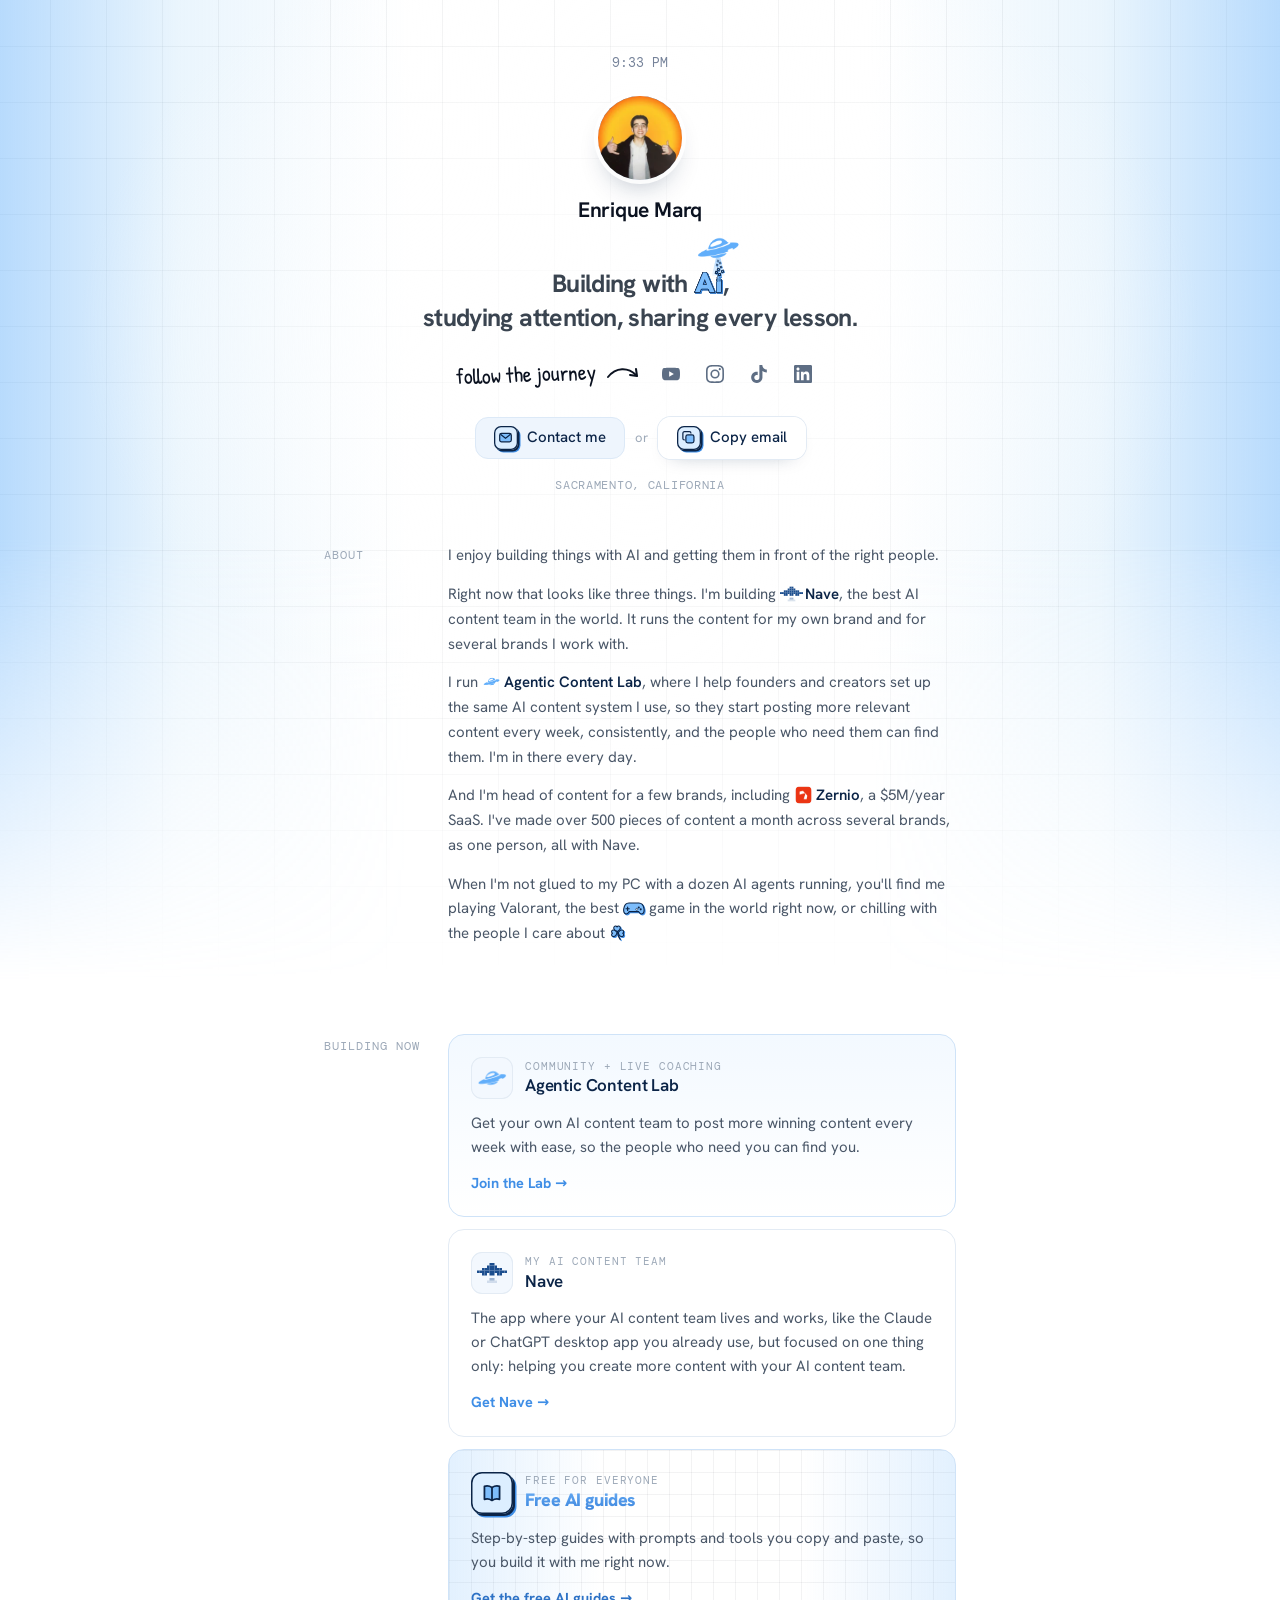
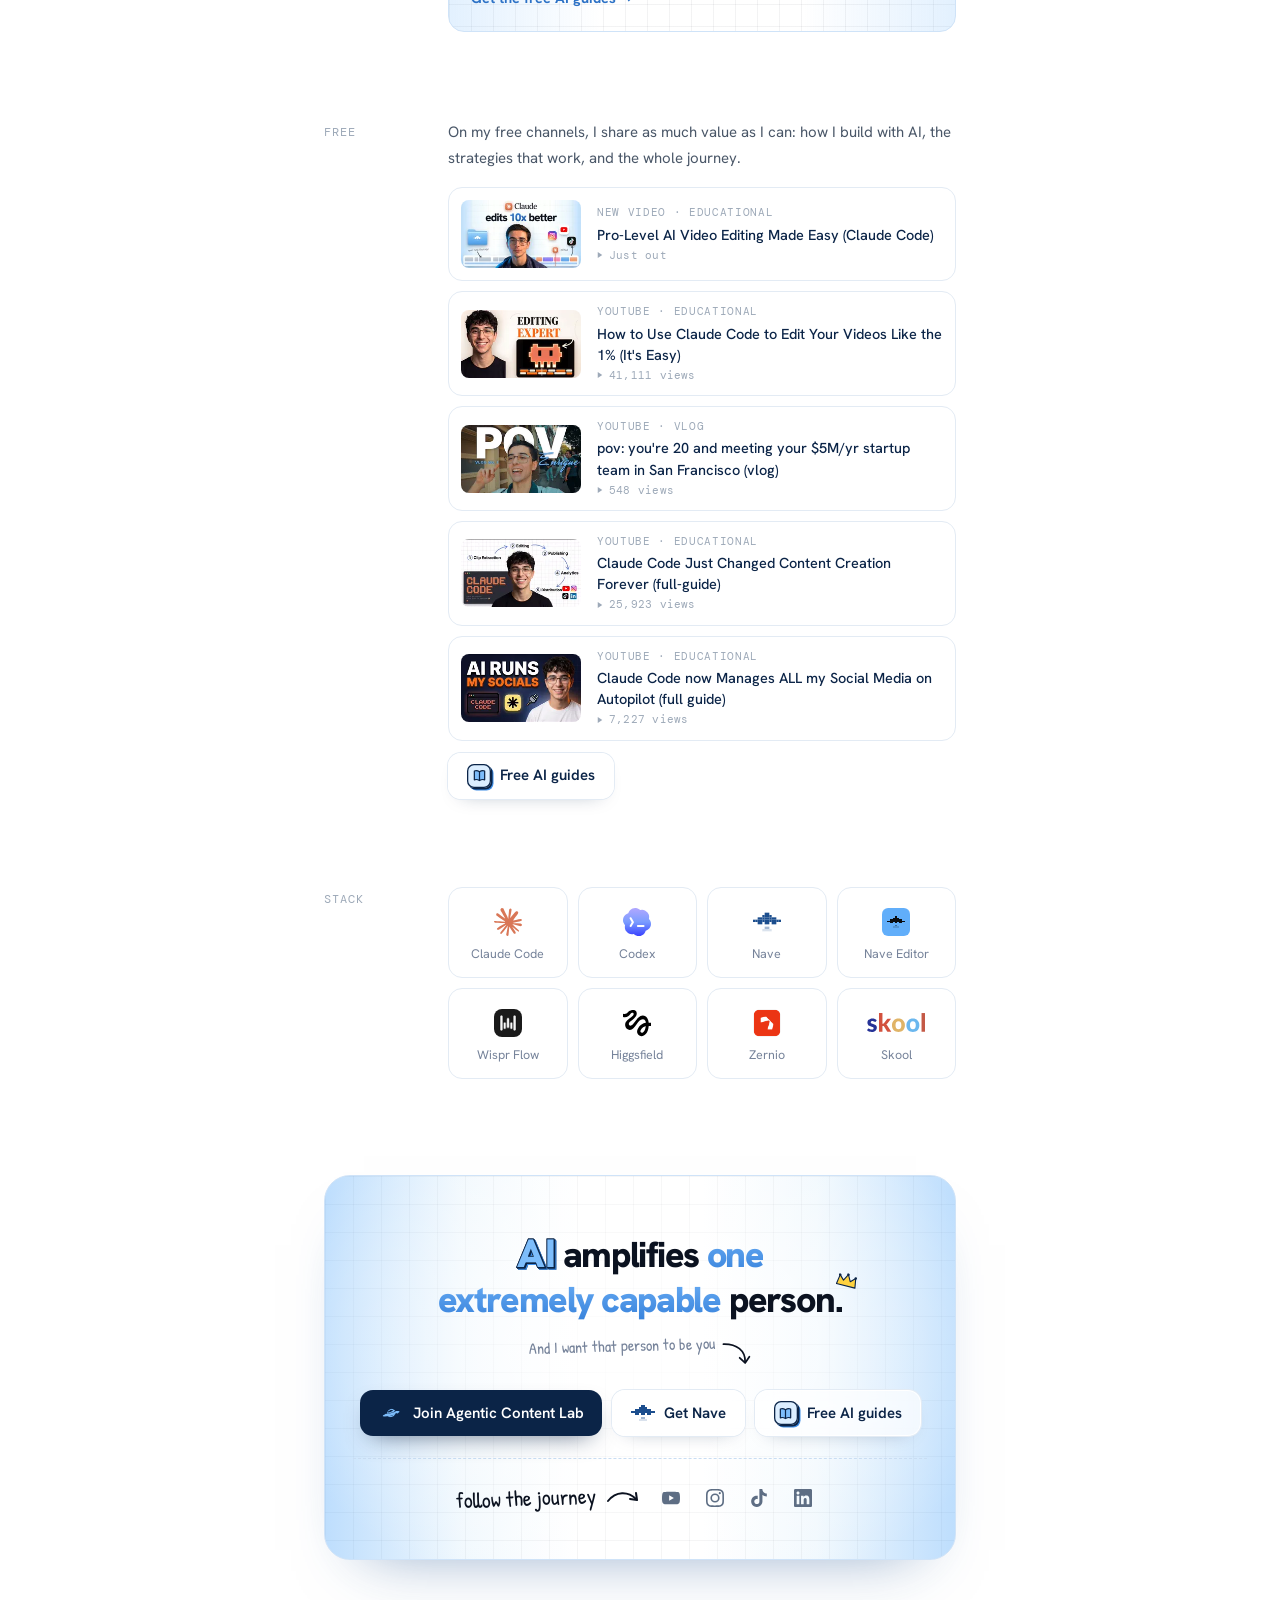
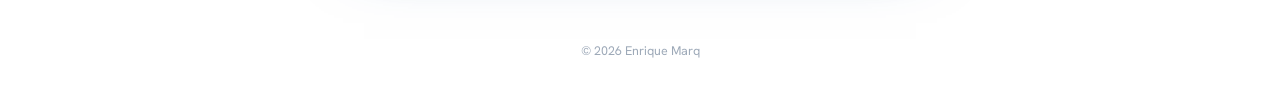
<file: index.html>
<!doctype html>
<html lang="en">
<head>
<meta charset="utf-8">
<meta name="viewport" content="width=device-width,initial-scale=1">
<title>Enrique Marq</title>
<meta name="description" content="I build AI content teams that help founders and creators post more winning content, so the people who need them can find them.">
<link rel="canonical" href="https://enriquemarq.com/">
<meta property="og:type" content="website">
<meta property="og:url" content="https://enriquemarq.com/">
<meta property="og:title" content="Enrique Marq">
<meta property="og:description" content="I build AI content teams that help founders and creators post more winning content, so the people who need them can find them.">
<meta property="og:image" content="https://enriquemarq.com/assets/share.jpg">
<meta property="og:image:width" content="1200">
<meta property="og:image:height" content="630">
<meta name="twitter:card" content="summary_large_image">
<meta name="theme-color" content="#E2F0FF">
<link rel="icon" href="/favicon.ico?v=sig2" sizes="48x48">
<link rel="icon" type="image/svg+xml" href="/assets/favicon.svg?v=sig2">
<link rel="apple-touch-icon" href="/assets/apple-touch-icon.png?v=sig2">
<link rel="preload" href="/assets/fonts/hanken-grotesk-var.woff2" as="font" type="font/woff2" crossorigin>
<style>
@font-face{font-family:"Hanken Grotesk";src:url(/assets/fonts/hanken-grotesk-var.woff2) format("woff2");font-weight:100 900;font-display:swap}
@font-face{font-family:"DM Mono";src:url(/assets/fonts/dm-mono-400.woff2) format("woff2");font-weight:400;font-display:swap}
@font-face{font-family:"Patrick Hand";src:url(/assets/fonts/patrick-hand.woff2) format("woff2");font-weight:400;font-display:swap}
:root{--ink:#0B2447;--dark:#0B1220;--text:#4A5768;--soft:#76839A;--faint:#9DA9B8;--line:#E3EBF4;--wash:#F3F8FE;--blue:#3F8EE6;--sky:#7DBDFB;--lab:#61AEFA;
  --sans:"Hanken Grotesk",system-ui,-apple-system,"Segoe UI",Arial,sans-serif;--mono:"DM Mono",ui-monospace,Consolas,monospace;--hand:"Patrick Hand","Segoe Print",cursive}
*{box-sizing:border-box}
html{-webkit-text-size-adjust:100%}
/* his banner's look: a white grid, his blue coming in from both sides, white in the middle */
body{margin:0;color:var(--text);font:400 15px/1.7 var(--sans);-webkit-font-smoothing:antialiased;background:#fff}
.sky{position:absolute;inset:0 0 auto 0;height:980px;pointer-events:none;z-index:-1;
  background:radial-gradient(ellipse 560px 420px at 50% 330px,rgba(255,255,255,.96),rgba(255,255,255,0) 100%),
  linear-gradient(90deg,rgba(125,189,251,.55) 0%,rgba(172,216,247,.25) 14%,rgba(255,255,255,0) 32%,rgba(255,255,255,0) 68%,rgba(172,216,247,.25) 86%,rgba(125,189,251,.55) 100%),
  linear-gradient(rgba(11,18,32,.06) 1px,transparent 1px) 0 -10px/56px 56px,linear-gradient(90deg,rgba(11,18,32,.06) 1px,transparent 1px) -6px 0/56px 56px;
  -webkit-mask-image:linear-gradient(180deg,#000 55%,transparent 100%);mask-image:linear-gradient(180deg,#000 55%,transparent 100%)}
a{color:inherit}
img,svg{display:block}
p{margin:0}
ul{margin:0;padding:0;list-style:none}
h1,h2,h3{margin:0;font-weight:600;color:var(--ink)}
:focus-visible{outline:2px solid var(--blue);outline-offset:3px;border-radius:8px}
.skip{position:absolute;left:-999px;top:8px;background:var(--ink);color:#fff;padding:10px 14px;border-radius:10px;z-index:9}.skip:focus{left:8px}
.wrap{position:relative;max-width:680px;margin:0 auto;padding:52px 24px 40px}
.mono{font-family:var(--mono);font-size:12px;letter-spacing:.06em;text-transform:uppercase}

/* top */
.top{display:flex;flex-direction:column;align-items:center;text-align:center}
.time{min-height:20px;font-family:var(--mono);font-size:13px;color:var(--soft)}
.me{margin-top:22px;width:84px;height:84px;border-radius:50%;overflow:hidden;background:#cfe2f6;box-shadow:0 0 0 4px rgba(255,255,255,.9),0 14px 30px -14px rgba(11,36,71,.45)}
.me img{width:84px;height:84px;object-fit:cover}
.tagline{margin-top:44px;font-size:25px;line-height:1.35;font-weight:700;letter-spacing:-.025em;color:#3A4450;text-wrap:balance}
.tagline .ai{font-size:1.12em}
.tagline br.m{display:none}
.btn-soft{color:var(--ink);background:#EEF5FD;border:1px solid #DCE9F7}
.btn-soft:hover{background:#E3EFFC;transform:translateY(-1px)}
.acts-top .btn{height:42px;font-weight:500}
.acts-top .ico{width:15px;height:15px;fill:none;stroke:currentColor;stroke-width:1.5;stroke-linecap:round;stroke-linejoin:round;color:var(--soft)}
.or{font-size:13px;color:var(--faint)}
.name{margin-top:16px;font-size:21px;line-height:1.3;font-weight:650;letter-spacing:-.01em;color:var(--dark)}

/* the line, with the Lab's ship taking the I of AI apart */
h1.line{margin-top:58px;font-size:40px;font-weight:850;line-height:1.28;letter-spacing:-.04em;color:var(--dark);text-wrap:balance}
h1.line .soft{color:#3A4450;font-weight:750}
.ai{position:relative;display:inline-block;margin-left:.04em;font-size:1.08em;line-height:1}
.x3d{display:inline-block;font-weight:900;letter-spacing:-.005em;line-height:1;color:var(--sky);-webkit-text-stroke:.04em var(--ink);paint-order:stroke fill;
  filter:drop-shadow(.03em .03em 0 #0B2447) drop-shadow(.045em .045em 0 #3F8EE6) drop-shadow(.015em .015em 0 #0B2447)}
.x3d .i{display:inline-block;padding:0 .056em;margin:0 -.056em;-webkit-mask:url("data:image/svg+xml,%3Csvg%20xmlns%3D%22http%3A//www.w3.org/2000/svg%22%20viewBox%3D%220%200%2028%2093%22%20preserveAspectRatio%3D%22none%22%3E%3Cg%20fill%3D%22%23000%22%3E%3Crect%20x%3D%220%22%20y%3D%2246%22%20width%3D%2228%22%20height%3D%2247%22/%3E%3Crect%20x%3D%224%22%20y%3D%2218%22%20width%3D%224%22%20height%3D%224%22/%3E%3Crect%20x%3D%2212%22%20y%3D%2222%22%20width%3D%224%22%20height%3D%224%22/%3E%3Crect%20x%3D%2212%22%20y%3D%2226%22%20width%3D%224%22%20height%3D%224%22/%3E%3Crect%20x%3D%2216%22%20y%3D%2226%22%20width%3D%224%22%20height%3D%224%22/%3E%3Crect%20x%3D%224%22%20y%3D%2230%22%20width%3D%224%22%20height%3D%224%22/%3E%3Crect%20x%3D%2212%22%20y%3D%2230%22%20width%3D%224%22%20height%3D%224%22/%3E%3Crect%20x%3D%224%22%20y%3D%2234%22%20width%3D%224%22%20height%3D%224%22/%3E%3Crect%20x%3D%2212%22%20y%3D%2234%22%20width%3D%224%22%20height%3D%224%22/%3E%3Crect%20x%3D%2216%22%20y%3D%2234%22%20width%3D%224%22%20height%3D%224%22/%3E%3Crect%20x%3D%224%22%20y%3D%2238%22%20width%3D%224%22%20height%3D%224%22/%3E%3Crect%20x%3D%228%22%20y%3D%2238%22%20width%3D%224%22%20height%3D%224%22/%3E%3Crect%20x%3D%2212%22%20y%3D%2238%22%20width%3D%224%22%20height%3D%224%22/%3E%3Crect%20x%3D%2220%22%20y%3D%2238%22%20width%3D%224%22%20height%3D%224%22/%3E%3Crect%20x%3D%224%22%20y%3D%2242%22%20width%3D%224%22%20height%3D%224%22/%3E%3Crect%20x%3D%2212%22%20y%3D%2242%22%20width%3D%224%22%20height%3D%224%22/%3E%3Crect%20x%3D%2216%22%20y%3D%2242%22%20width%3D%224%22%20height%3D%224%22/%3E%3Crect%20x%3D%2220%22%20y%3D%2242%22%20width%3D%224%22%20height%3D%224%22/%3E%3C/g%3E%3C/svg%3E") 0 0/100% 100% no-repeat;mask:url("data:image/svg+xml,%3Csvg%20xmlns%3D%22http%3A//www.w3.org/2000/svg%22%20viewBox%3D%220%200%2028%2093%22%20preserveAspectRatio%3D%22none%22%3E%3Cg%20fill%3D%22%23000%22%3E%3Crect%20x%3D%220%22%20y%3D%2246%22%20width%3D%2228%22%20height%3D%2247%22/%3E%3Crect%20x%3D%224%22%20y%3D%2218%22%20width%3D%224%22%20height%3D%224%22/%3E%3Crect%20x%3D%2212%22%20y%3D%2222%22%20width%3D%224%22%20height%3D%224%22/%3E%3Crect%20x%3D%2212%22%20y%3D%2226%22%20width%3D%224%22%20height%3D%224%22/%3E%3Crect%20x%3D%2216%22%20y%3D%2226%22%20width%3D%224%22%20height%3D%224%22/%3E%3Crect%20x%3D%224%22%20y%3D%2230%22%20width%3D%224%22%20height%3D%224%22/%3E%3Crect%20x%3D%2212%22%20y%3D%2230%22%20width%3D%224%22%20height%3D%224%22/%3E%3Crect%20x%3D%224%22%20y%3D%2234%22%20width%3D%224%22%20height%3D%224%22/%3E%3Crect%20x%3D%2212%22%20y%3D%2234%22%20width%3D%224%22%20height%3D%224%22/%3E%3Crect%20x%3D%2216%22%20y%3D%2234%22%20width%3D%224%22%20height%3D%224%22/%3E%3Crect%20x%3D%224%22%20y%3D%2238%22%20width%3D%224%22%20height%3D%224%22/%3E%3Crect%20x%3D%228%22%20y%3D%2238%22%20width%3D%224%22%20height%3D%224%22/%3E%3Crect%20x%3D%2212%22%20y%3D%2238%22%20width%3D%224%22%20height%3D%224%22/%3E%3Crect%20x%3D%2220%22%20y%3D%2238%22%20width%3D%224%22%20height%3D%224%22/%3E%3Crect%20x%3D%224%22%20y%3D%2242%22%20width%3D%224%22%20height%3D%224%22/%3E%3Crect%20x%3D%2212%22%20y%3D%2242%22%20width%3D%224%22%20height%3D%224%22/%3E%3Crect%20x%3D%2216%22%20y%3D%2242%22%20width%3D%224%22%20height%3D%224%22/%3E%3Crect%20x%3D%2220%22%20y%3D%2242%22%20width%3D%224%22%20height%3D%224%22/%3E%3C/g%3E%3C/svg%3E") 0 0/100% 100% no-repeat}
.fx{position:absolute;right:-.056em;top:-.14em;width:.38em;height:1.3em;pointer-events:none}
.fx .ufo{position:absolute;left:calc(50% - .785em - .03em);top:calc(.28em - .477em - 1.163em);width:1.57em;height:1.57em;background:var(--lab);
  -webkit-mask:url(/assets/voyager-mask.png) center/contain no-repeat;mask:url(/assets/voyager-mask.png) center/contain no-repeat}
.fx .beam{position:absolute;left:calc(50% - .233em - .03em);top:-.225em;width:.466em;height:.645em;clip-path:polygon(32% 0,68% 0,100% 100%,0 100%);
  background:linear-gradient(180deg,rgba(97,174,250,.55),rgba(125,189,251,.32) 60%,rgba(172,216,247,.12))}
.fx i{position:absolute;background:var(--sky);border:.017em solid var(--ink);box-shadow:.017em .017em 0 var(--blue)}
.g{font-weight:900;background:linear-gradient(180deg,#6DB0F6,#3580DA);-webkit-background-clip:text;background-clip:text;color:transparent;padding-right:.04em}
.g{position:relative;display:inline-block;white-space:nowrap}
.g::after{content:"";position:absolute;right:-.44em;top:-.16em;width:.62em;height:.42em;transform:rotate(14deg);
  background:url("data:image/svg+xml,%3Csvg xmlns='http://www.w3.org/2000/svg' viewBox='0 0 44 30'%3E%3Cpath d='M3 26 L6 7 L15 16 L22 3 L29 16 L38 7 L41 26 Z' fill='%23FFD23F' stroke='%230B2447' stroke-width='2.2' stroke-linejoin='round'/%3E%3Ccircle cx='6' cy='7' r='2.6' fill='%230B2447'/%3E%3Ccircle cx='22' cy='3' r='2.6' fill='%230B2447'/%3E%3Ccircle cx='38' cy='7' r='2.6' fill='%230B2447'/%3E%3C/svg%3E") center/contain no-repeat}

.follow{display:flex;align-items:center;gap:10px;margin-top:18px}
.hand{font:400 22px/1 var(--hand);color:var(--dark);transform:rotate(-2deg)}
.hand-arrow{width:34px;height:22px;fill:none;stroke:var(--dark);stroke-width:2;stroke-linecap:round;stroke-linejoin:round}
.social{display:flex;gap:2px}
.social a{display:grid;place-items:center;width:42px;height:42px;border-radius:12px;color:#5E6E84;transition:color .15s,background .15s}
.social a:hover{color:var(--ink);background:rgba(255,255,255,.8)}
.social svg{width:18px;height:18px;fill:currentColor}
.acts{display:flex;align-items:center;justify-content:center;flex-wrap:wrap;gap:10px;margin-top:22px}
.btn{display:inline-flex;align-items:center;gap:9px;height:46px;padding:0 18px;border-radius:13px;font:600 15px/1 var(--sans);text-decoration:none;cursor:pointer;transition:background .15s,box-shadow .15s,transform .15s}
.btn svg{width:15px;height:15px;flex:none}
.btn-main{background:var(--ink);color:#fff;box-shadow:0 10px 24px -12px rgba(11,36,71,.7)}
.btn-main:hover{background:#12315c;transform:translateY(-1px)}
.btn .lab{width:26px;height:18px;flex:none;background:var(--sky);-webkit-mask:url(/assets/voyager-mask.png) center/contain no-repeat;mask:url(/assets/voyager-mask.png) center/contain no-repeat}
.btn .nave{width:24px;height:24px}
.btn-glass{color:var(--ink);background:rgba(255,255,255,.7);border:1px solid rgba(255,255,255,.95);box-shadow:0 0 0 1px var(--line),0 8px 20px -14px rgba(11,36,71,.4);-webkit-backdrop-filter:blur(10px);backdrop-filter:blur(10px)}
.btn-glass:hover{background:#fff;transform:translateY(-1px)}
.btn-glass .ico{fill:none;stroke:currentColor;stroke-width:1.6;stroke-linecap:round;stroke-linejoin:round;color:var(--soft)}
.city{margin-top:16px;color:var(--faint)}

/* sections */
.sec{display:grid;grid-template-columns:96px 1fr;gap:28px;margin-top:88px}
.sec.story{margin-top:48px}
.story .body p{font-size:15px;line-height:1.65}
.sec>h2{padding-top:3px;font:400 12px/1.5 var(--mono);letter-spacing:.08em;text-transform:uppercase;color:var(--faint)}
.sec>.body{min-width:0}
.story p+p{margin-top:14px}
.story b{font-weight:600;color:var(--ink)}
.story a{color:var(--ink);font-weight:600;text-decoration:none}
.story a:hover{color:#2D72C6}
.story b.hl{font-weight:800;color:#2D72C6}
.story .key{margin-top:8px;font-size:19px;line-height:1.45;font-weight:800;letter-spacing:-.01em;color:#2D72C6}
.story .key+p{margin-top:8px}
.story .end{margin-top:18px;font:400 21px/1.2 var(--hand);color:var(--dark)}

.focus{display:grid;gap:12px}
.card{display:block;padding:22px 22px 20px;border:1px solid var(--line);border-radius:16px;background:#fff;text-decoration:none;transition:border-color .15s,box-shadow .15s,transform .15s}
.card:hover{border-color:#C9DDF3;box-shadow:0 14px 30px -20px rgba(11,36,71,.45);transform:translateY(-1px)}
.card.main{border-color:#CFE3F8;background:linear-gradient(180deg,#F3F9FF,#fff)}
.card .hd{display:flex;align-items:center;gap:12px}
.ic{display:grid;place-items:center;width:42px;height:42px;border-radius:11px;background:var(--wash);box-shadow:inset 0 0 0 1px var(--line);flex:none}
.ic-lab::before{content:"";width:30px;height:30px;background:var(--lab);-webkit-mask:url(/assets/voyager-mask.png) center/contain no-repeat;mask:url(/assets/voyager-mask.png) center/contain no-repeat}
.ic-nave img{width:30px;height:30px}
.card h3{font-size:17px;line-height:1.35;letter-spacing:-.01em}
.card .kick{display:block;font:400 11px/1.4 var(--mono);letter-spacing:.08em;text-transform:uppercase;color:var(--faint)}
.card p{margin-top:12px;font-size:15px;line-height:1.6}
.card .go{display:inline-block;margin-top:12px;font-size:14.5px;font-weight:700;color:var(--blue)}

.free p.lead{margin-bottom:16px}
.free .btn{margin-top:16px}
.vids>li+li{margin-top:10px}
.vid{display:grid;grid-template-columns:120px 1fr;gap:16px;align-items:center;padding:12px;border:1px solid var(--line);border-radius:14px;background:#fff;text-decoration:none;transition:border-color .15s,box-shadow .15s,transform .15s}
.vid:hover{border-color:#C9DDF3;box-shadow:0 12px 28px -20px rgba(11,36,71,.45);transform:translateY(-1px)}
.vid img{width:120px;height:68px;object-fit:cover;border-radius:8px;background:var(--wash)}
.vid-t{display:flex;flex-direction:column;gap:3px;min-width:0}
.vid .kick,.vid .views{font:400 11px/1.4 var(--mono);letter-spacing:.06em;text-transform:uppercase;color:var(--faint)}
.vid b{font-weight:500;font-size:14.5px;line-height:1.45;color:var(--ink)}
.vid .views{display:flex;align-items:center;gap:6px;text-transform:none;letter-spacing:.02em}
.vid .views svg{width:6px;height:6px;fill:currentColor}
.note{margin-top:12px;font:400 11.5px/1.5 var(--mono);color:var(--faint)}

.stack{display:grid;grid-template-columns:repeat(4,1fr);gap:10px}
.tool{display:flex;flex-direction:column;align-items:center;gap:10px;padding:20px 6px 15px;border:1px solid var(--line);border-radius:14px;background:#fff;text-align:center}
.tool img{width:28px;height:28px;object-fit:contain}
.tool img.wide{width:58px}
.tool img.rounded{border-radius:8px}
.tool-link{padding:0}
.tool-link a{display:flex;flex-direction:column;align-items:center;gap:10px;width:100%;padding:20px 6px 15px;border-radius:14px;text-decoration:none;transition:background .15s,transform .15s}
.tool-link a:hover{background:#F5FAFF;transform:translateY(-1px)}
.tool-link:hover{border-color:#C9DDF3}
.tool span{font-size:12.5px;line-height:1.3;color:var(--soft)}

.close{margin-top:110px;display:flex;flex-direction:column;align-items:center;text-align:center}
.close h2{font-size:34px;font-weight:850;letter-spacing:-.04em;color:var(--dark);line-height:1.2}
.close p{margin-top:14px;font-size:16px;color:var(--soft)}
.close .acts{margin-top:22px}
footer{margin-top:80px;display:flex;flex-direction:column;align-items:center;gap:12px;text-align:center;font-size:12.5px;line-height:1.7;color:var(--faint)}
footer .btn{height:38px;font-size:13.5px;font-weight:500}

@media (max-width:640px){
  .wrap{padding:40px 20px 32px}
  .tagline{font-size:22px;margin-top:40px}
  .tagline br.m{display:inline}
  .sec{grid-template-columns:1fr;gap:14px;margin-top:64px}
  .stack{grid-template-columns:repeat(4,1fr);gap:8px}
  .tool{padding:16px 4px 12px}
  .tool.tool-link{padding:0}
  .tool-link a{padding:16px 4px 12px}
  .vid{grid-template-columns:104px 1fr;gap:14px}
  .vid img{width:104px;height:59px}
  .card{padding:18px}
  .close h2{font-size:28px}
}
@media (max-width:480px){
  .acts{flex-direction:column;gap:10px}
  .acts .btn{width:min(100%,300px);justify-content:center}
  .acts-top{flex-direction:row}
  .acts-top .btn{width:auto}
  .follow{gap:4px}
  .hand{font-size:18px}
  .hand-arrow{width:26px}
  .social a{width:38px;height:38px}
}
@media (prefers-reduced-motion:reduce){*{transition:none!important}}

/* logos beside the names in About */
.story a .lg{display:inline-block;width:1.15em;height:1.15em;margin:0 .28em 0 .05em;vertical-align:-.22em;object-fit:contain}
.story a .lg-round{border-radius:5px}
.story a img.lg[src*="nave-mark"]{width:1.5em;height:1.5em;margin:0 .18em 0 0;vertical-align:-.42em}
.lg-lab{background:var(--lab);-webkit-mask:url(/assets/voyager-mask.png) center/contain no-repeat;mask:url(/assets/voyager-mask.png) center/contain no-repeat}
/* Valorant: press the word, his card opens (brought back from the old /me page) */
.peek-host{position:relative}
.peek{all:unset;display:inline-block;cursor:pointer;transition:transform .2s cubic-bezier(.2,.8,.2,1.5);-webkit-tap-highlight-color:transparent}
.peek:hover,.peek[aria-expanded="true"]{transform:scale(1.25) rotate(-8deg)}
.peek:focus-visible{outline:2px solid var(--blue);outline-offset:3px;border-radius:4px}
@keyframes dot{0%{box-shadow:0 0 0 0 rgba(255,70,85,.5)}70%,100%{box-shadow:0 0 0 .5em rgba(255,70,85,0)}}
.pop{position:absolute;left:50%;bottom:calc(100% + 14px);z-index:5;width:min(452px,calc(100vw - 32px));padding:18px 18px 16px;background:#fff;border:1.5px solid #0A0D12;border-radius:18px;text-align:left;font:400 15px/1.5 var(--sans);color:#3A4450;box-shadow:7px 7px 0 #FF4655;opacity:0;transform:translate(-50%,8px);transition:opacity .22s ease,transform .25s ease}
.pop.on{opacity:1;transform:translate(-50%,0)}
.pop[hidden]{display:none}
.pop>span{display:block}
.valo-top img{width:auto;height:54px}
.valo-say{margin-top:12px;text-wrap:pretty}
.valo-say+.valo-say{margin-top:8px}
.valo-cast{display:grid!important;grid-template-columns:repeat(4,minmax(0,1fr));gap:7px;margin:12px 0 2px}
.agent{display:grid;justify-items:center;align-content:start;gap:3px;padding:10px 4px;border-radius:14px;background:#F2F8FF;text-align:center}
.agent img{width:64px;height:64px;border-radius:14px;object-fit:cover;margin-bottom:5px}
.agent-clove img{background:linear-gradient(160deg,#4B1D80,#C347C7)}
.agent-omen img{background:linear-gradient(160deg,#433178,#344673)}
.agent-skye img{background:linear-gradient(160deg,#2F4C3A,#6FA27E)}
.agent-hush img{background:linear-gradient(160deg,#7A4FC9,#D36FD0)}
.agent b{font:600 14.5px/1.1 var(--sans);color:#0A0D12}
.agent small{font:500 9px/1.3 var(--mono);letter-spacing:.1em;text-transform:uppercase;color:#5E6874}
.valo-fine{margin-top:12px;font-size:11px;line-height:1.4;color:#7B8794}
@media (max-width:480px){.pop{padding:14px}.valo-cast{gap:5px}.agent img{width:54px;height:54px}}

/* Free: his pillars, then his content by kind */
.pillars{display:grid;grid-template-columns:repeat(3,1fr);gap:8px;margin:4px 0 30px}
.pillars li{padding:14px 14px 13px;border:1px solid var(--line);border-radius:14px;background:linear-gradient(180deg,#F5FAFF,#fff)}
.pillars b{display:block;font-size:14px;line-height:1.3;color:var(--ink);font-weight:700;letter-spacing:-.01em}
.pillars span{display:block;margin-top:5px;font-size:12.5px;line-height:1.45;color:var(--soft)}
.grp+.grp{margin-top:30px}
.grp h3{font-size:16px;letter-spacing:-.01em;color:var(--ink)}
.grp-sub{margin:3px 0 12px;font-size:14px;color:var(--soft)}
.grp .more{margin-top:12px}
@media (max-width:640px){.pillars{grid-template-columns:1fr}}

/* the free AI guides card: his banner's grid and blues */
.card.guides{position:relative;overflow:hidden;border-color:#CFE3F8;background:
  linear-gradient(90deg,rgba(125,189,251,.22),rgba(255,255,255,0) 30%,rgba(255,255,255,0) 70%,rgba(125,189,251,.22)),
  linear-gradient(rgba(11,18,32,.05) 1px,transparent 1px) 0 0/22px 22px,linear-gradient(90deg,rgba(11,18,32,.05) 1px,transparent 1px) 0 0/22px 22px,#fff}
.card.guides h3{font-size:18px;font-weight:850;letter-spacing:-.025em;background:linear-gradient(180deg,#6DB0F6,#3580DA);-webkit-background-clip:text;background-clip:text;color:transparent}
.ic-guides{background:#DCEEFF;box-shadow:inset 0 0 0 1.5px #0B2447,2px 2px 0 #0B2447,3.5px 3.5px 0 #3F8EE6}
.ic-guides svg{width:22px;height:22px;fill:#7DBDFB;stroke:#0B2447;stroke-width:1.3;stroke-linejoin:round}
.card.guides .go{color:#2D72C6}

/* his own blue emoji, drawn like the 3D type */
.emo{display:inline-block;width:1.45em;height:1em;vertical-align:-.18em;overflow:visible;filter:drop-shadow(1.5px 1.5px 0 #3F8EE6)}
.emo-leaf{width:1.15em;height:1.15em;vertical-align:-.22em}

/* Free AI guides: the guides' own blue 3D book on every button */
.gico{display:inline-grid;place-items:center;width:24px;height:24px;border-radius:7px;background:#DCEEFF;box-shadow:inset 0 0 0 1.3px #0B2447,1.5px 1.5px 0 #0B2447,2.5px 2.5px 0 #3F8EE6;flex:none}
.gico svg{width:15px;height:15px;fill:#7DBDFB;stroke:#0B2447;stroke-width:1.3;stroke-linejoin:round}
/* the close, in his banner's look */
.close{margin-top:96px}
.close-card{position:relative;width:100%;padding:56px 28px 40px;border-radius:26px;border:1px solid #CFE3F8;text-align:center;overflow:hidden;
  background:radial-gradient(ellipse 60% 70% at 50% 45%,rgba(255,255,255,.96),rgba(255,255,255,0)),
  linear-gradient(90deg,rgba(125,189,251,.5),rgba(172,216,247,.18) 22%,rgba(255,255,255,0) 40%,rgba(255,255,255,0) 60%,rgba(172,216,247,.18) 78%,rgba(125,189,251,.5)),
  linear-gradient(rgba(11,18,32,.055) 1px,transparent 1px) 0 0/28px 28px,linear-gradient(90deg,rgba(11,18,32,.055) 1px,transparent 1px) 0 0/28px 28px,#fff;
  box-shadow:0 30px 60px -40px rgba(28,78,142,.55)}
.close h2{font-size:36px;font-weight:850;letter-spacing:-.04em;line-height:1.25;color:var(--dark);text-wrap:balance}
.c3d{font-size:1.1em}
.g2{display:inline;white-space:normal}
.g2::after{display:none}
.crown-me{position:relative;display:inline-block}
.crown-me::after{content:"";position:absolute;right:-.46em;top:-.1em;width:.62em;height:.42em;transform:rotate(14deg);
  background:url("data:image/svg+xml,%3Csvg xmlns='http://www.w3.org/2000/svg' viewBox='0 0 44 30'%3E%3Cpath d='M3 26 L6 7 L15 16 L22 3 L29 16 L38 7 L41 26 Z' fill='%23FFD23F' stroke='%230B2447' stroke-width='2.2' stroke-linejoin='round'/%3E%3Ccircle cx='6' cy='7' r='2.6' fill='%230B2447'/%3E%3Ccircle cx='22' cy='3' r='2.6' fill='%230B2447'/%3E%3Ccircle cx='38' cy='7' r='2.6' fill='%230B2447'/%3E%3C/svg%3E") center/contain no-repeat}
.close-hand{display:inline-flex;align-items:flex-start;gap:6px;margin-top:16px;font:400 23px/1.2 var(--hand);color:var(--dark);transform:rotate(-1.5deg)}
.close-arrow{width:30px;height:28px;margin-top:6px;fill:none;stroke:var(--dark);stroke-width:2;stroke-linecap:round;stroke-linejoin:round}
.close-card .acts{margin-top:20px}
@media (max-width:640px){.close-card{padding:44px 18px 30px}.close h2{font-size:28px}.close-hand{font-size:20px}}
.follow-close{justify-content:center;margin-top:22px;padding-top:18px;border-top:1px dashed #C9DDF3}
/* Free AI guides (Nov 7, v2): /free-ai-guides opens this page, scrolls fast to Building now and lights up the Free AI guides card. */
@keyframes fg-pulse{0%{box-shadow:0 0 0 0 rgba(63,142,230,.55),0 18px 40px -18px rgba(63,142,230,.6)}70%{box-shadow:0 0 0 14px rgba(63,142,230,0),0 18px 40px -18px rgba(63,142,230,.6)}100%{box-shadow:0 0 0 0 rgba(63,142,230,0),0 18px 40px -18px rgba(63,142,230,.6)}}
.card.guides.fg-on{border-color:var(--blue);outline:2px solid var(--blue);outline-offset:3px;box-shadow:0 0 0 6px rgba(125,189,251,.28),0 18px 40px -18px rgba(63,142,230,.6);animation:fg-pulse 1.1s ease-out 3}
@media (prefers-reduced-motion:reduce){.card.guides.fg-on{animation:none}}
</style>
</head>
<body>
<a class="skip" href="#about">Skip to the page</a>
<svg width="0" height="0" style="position:absolute" aria-hidden="true"><defs>
<symbol id="ship" viewBox="64 96 384 256"><path d="M224 96h64v32h-64zM192 128h128v32H192zM128 160h256v32H128zM64 192h384v32H64zM128 224h64v32h-64zM224 224h64v32h-64zM320 224h64v32h-64z"/><path opacity=".4" d="M224 288h64v32h-64z"/><path opacity=".16" d="M192 320h128v32H192z"/></symbol>
</defs></svg>
<div class="sky" aria-hidden="true"></div>
<main class="wrap">
  <header class="top">
    <p class="time" id="time" aria-label="Enrique's local time in Sacramento"></p>
    <div class="me">
      <picture><source type="image/webp" srcset="/assets/me/enrique-192.webp 2x, /assets/me/enrique-288.webp 3x"><img src="/assets/me/enrique-192.jpg" srcset="/assets/me/enrique-288.jpg 3x" alt="Enrique Marq" width="84" height="84" fetchpriority="high"></picture>
    </div>
    <h1 class="name">Enrique Marq</h1>
    <p class="tagline">Building with <span class="ai"><span class="x3d">A<span class="i">I</span></span><span class="fx" aria-hidden="true"><span class="beam"></span><i style="left:calc(50% + 0.014em - 0.056em);top:0.309em;width:0.112em;height:0.112em;opacity:1;transform:rotate(-8deg)"></i><i style="left:calc(50% + -0.098em - 0.049em);top:0.238em;width:0.098em;height:0.098em;opacity:1;transform:rotate(12deg)"></i><i style="left:calc(50% + 0.112em - 0.049em);top:0.196em;width:0.098em;height:0.098em;opacity:0.95;transform:rotate(-16deg)"></i><i style="left:calc(50% + -0.028em - 0.049em);top:0.112em;width:0.098em;height:0.098em;opacity:0.9;transform:rotate(20deg)"></i><i style="left:calc(50% + 0.084em - 0.042em);top:0.042em;width:0.084em;height:0.084em;opacity:0.85;transform:rotate(-24deg)"></i><i style="left:calc(50% + -0.084em - 0.042em);top:-0.028em;width:0.084em;height:0.084em;opacity:0.75;transform:rotate(28deg)"></i><i style="left:calc(50% + 0.028em - 0.035em);top:-0.084em;width:0.070em;height:0.070em;opacity:0.65;transform:rotate(-32deg)"></i><i style="left:calc(50% + -0.042em - 0.032em);top:-0.147em;width:0.063em;height:0.063em;opacity:0.55;transform:rotate(36deg)"></i><span class="ufo"></span></span></span>,<br> studying attention,<br class="m"> sharing every lesson.</p>
    <div class="follow">
      <span class="hand">follow the journey</span>
      <svg class="hand-arrow" viewBox="0 0 34 22" aria-hidden="true"><path d="M2 14 C 10 4, 22 4, 30 12"/><path d="M24 12 L 31 13 L 30 6"/></svg>
      <nav class="social" aria-label="Follow me">
      <a href="https://www.youtube.com/@enriquemarq-0" aria-label="YouTube"><svg viewBox="0 0 24 24" aria-hidden="true"><path d="M23.498 6.186a3.016 3.016 0 0 0-2.122-2.136C19.505 3.545 12 3.545 12 3.545s-7.505 0-9.377.505A3.017 3.017 0 0 0 .502 6.186C0 8.07 0 12 0 12s0 3.93.502 5.814a3.016 3.016 0 0 0 2.122 2.136c1.871.505 9.376.505 9.376.505s7.505 0 9.377-.505a3.015 3.015 0 0 0 2.122-2.136C24 15.93 24 12 24 12s0-3.93-.502-5.814zM9.545 15.568V8.432L15.818 12l-6.273 3.568z"/></svg></a>
      <a href="https://instagram.com/enriquemarqai" aria-label="Instagram"><svg viewBox="0 0 24 24" aria-hidden="true"><path d="M7.03.084c-1.277.06-2.149.264-2.911.563a5.87 5.87 0 0 0-2.123 1.388A5.88 5.88 0 0 0 .616 4.162c-.296.764-.496 1.637-.552 2.914C.008 8.354-.005 8.764.002 12.023c.006 3.258.02 3.667.082 4.947.061 1.277.264 2.148.564 2.911a5.87 5.87 0 0 0 1.388 2.123 5.88 5.88 0 0 0 2.129 1.38c.763.295 1.636.496 2.913.552 1.277.056 1.688.069 4.946.063 3.258-.006 3.668-.021 4.948-.081 1.28-.061 2.147-.266 2.91-.564a5.88 5.88 0 0 0 2.122-1.388 5.88 5.88 0 0 0 1.38-2.128c.296-.764.497-1.636.552-2.913.056-1.281.069-1.69.063-4.948-.006-3.258-.021-3.667-.082-4.947-.06-1.28-.264-2.148-.563-2.911a5.89 5.89 0 0 0-1.388-2.123A5.87 5.87 0 0 0 19.838.617C19.074.32 18.202.12 16.924.064 15.647.009 15.236-.005 11.977.001 8.718.008 8.31.022 7.03.084m.14 21.693c-1.17-.051-1.805-.245-2.229-.408a3.74 3.74 0 0 1-1.382-.895 3.73 3.73 0 0 1-.9-1.378c-.164-.423-.362-1.058-.417-2.228-.06-1.265-.072-1.644-.079-4.848-.007-3.204.006-3.583.06-4.848.05-1.169.246-1.805.409-2.228.216-.562.476-.96.895-1.382a3.73 3.73 0 0 1 1.378-.9c.423-.165 1.058-.361 2.227-.417 1.266-.06 1.645-.072 4.848-.079 3.203-.007 3.584.005 4.85.061 1.168.05 1.804.244 2.227.408.561.216.96.475 1.382.895.421.42.681.818.9 1.379.166.421.362 1.056.417 2.226.06 1.266.074 1.645.08 4.848.005 3.203-.006 3.583-.061 4.848-.051 1.17-.245 1.805-.408 2.23-.216.56-.476.96-.896 1.38-.419.422-.818.682-1.378.9-.422.166-1.058.362-2.226.418-1.266.06-1.645.072-4.85.079-3.204.007-3.582-.006-4.848-.06M16.953 5.586a1.44 1.44 0 1 0 1.437-1.442 1.44 1.44 0 0 0-1.437 1.442M5.839 12.012a6.161 6.161 0 1 0 12.323-.024 6.162 6.162 0 0 0-12.323.024M8 12.008A4 4 0 1 1 12.008 16 4 4 0 0 1 8 12.008"/></svg></a>
      <a href="https://www.tiktok.com/@enriquemarqai" aria-label="TikTok"><svg viewBox="0 0 24 24" aria-hidden="true"><path d="M12.525.02c1.31-.02 2.61-.01 3.91-.02.08 1.53.63 3.09 1.75 4.17 1.12 1.11 2.7 1.62 4.24 1.79v4.03c-1.44-.05-2.89-.35-4.2-.97-.57-.26-1.1-.59-1.62-.93-.01 2.92.01 5.84-.02 8.75-.08 1.4-.54 2.79-1.35 3.94-1.31 1.92-3.58 3.17-5.91 3.21-1.43.08-2.86-.31-4.08-1.03-2.02-1.19-3.44-3.37-3.65-5.71-.02-.5-.03-1-.01-1.49.18-1.9 1.12-3.72 2.58-4.96 1.66-1.44 3.98-2.13 6.15-1.72.02 1.48-.04 2.96-.04 4.44-.99-.32-2.15-.23-3.02.37-.63.41-1.11 1.04-1.36 1.75-.21.51-.15 1.07-.14 1.61.24 1.64 1.82 3.02 3.5 2.87 1.12-.01 2.19-.66 2.77-1.61.19-.33.4-.67.41-1.06.1-1.79.06-3.57.07-5.36.01-4.03-.01-8.05.02-12.07z"/></svg></a>
      <a href="https://www.linkedin.com/in/enrique-marq-lol/" aria-label="LinkedIn"><svg viewBox="0 0 24 24" aria-hidden="true"><path d="M20.447 20.452h-3.554v-5.569c0-1.328-.027-3.037-1.852-3.037-1.853 0-2.136 1.445-2.136 2.939v5.667H9.351V9h3.414v1.561h.046c.477-.9 1.637-1.85 3.37-1.85 3.601 0 4.267 2.37 4.267 5.455v6.286zM5.337 7.433c-1.144 0-2.063-.926-2.063-2.065 0-1.138.92-2.063 2.063-2.063 1.14 0 2.064.925 2.064 2.063 0 1.139-.925 2.065-2.064 2.065zm1.782 13.019H3.555V9h3.564v11.452zM22.225 0H1.771C.792 0 0 .774 0 1.729v20.542C0 23.227.792 24 1.771 24h20.451C23.2 24 24 23.227 24 22.271V1.729C24 .774 23.2 0 22.222 0h.003z"/></svg></a>
    </nav>
    </div>
    <div class="acts acts-top">
      <a class="btn btn-soft" href="mailto:hey@enriquemarq.com"><span class="gico" aria-hidden="true"><svg viewBox="0 0 16 16"><rect x="1.8" y="3.6" width="12.4" height="9" rx="2"/><path d="M2.6 4.6 8 8.8l5.4-4.2" fill="none"/></svg></span>Contact me</a>
      <span class="or">or</span>
      <a class="btn btn-glass" id="copy" href="mailto:hey@enriquemarq.com" data-email="hey@enriquemarq.com"><span class="gico" aria-hidden="true"><svg viewBox="0 0 16 16"><rect x="5.2" y="5.2" width="8.6" height="8.6" rx="2"/><path d="M10.6 3.8v-.4A1.6 1.6 0 0 0 9 1.8H3.6A1.6 1.6 0 0 0 2 3.4V9a1.6 1.6 0 0 0 1.6 1.6H4" fill="none"/></svg></span><span id="copy-label" aria-live="polite">Copy email</span></a>
    </div>
    <p class="city mono">Sacramento, California</p>
  </header>

  <section class="sec story" id="about" aria-labelledby="journey-h">
    <h2 id="journey-h">About</h2>
    <div class="body">
      <p>I enjoy building things with AI and getting them in front of the right people.</p>
      <p>Right now that looks like three things. I'm building <a href="https://getnave.app"><img class="lg" src="/assets/nave-mark.svg" alt="" width="20" height="20">Nave</a>, the best AI content team in the world. It runs the content for my own brand and for several brands I work with.</p>
      <p>I run <a href="https://www.skool.com/agentic-content-lab/about"><span class="lg lg-lab" aria-hidden="true"></span>Agentic Content Lab</a>, where I help founders and creators set up the same AI content system I use, so they start posting more relevant content every week, consistently, and the people who need them can find them. I'm in there every day.</p>
      <p>And I'm head of content for a few brands, including <a href="https://zernio.link/enrique" rel="sponsored noopener"><img class="lg lg-round" src="/assets/stack/zernio.png" alt="" width="20" height="20">Zernio</a>, a $5M/year SaaS. I've made over 500 pieces of content a month across several brands, as one person, all with Nave.</p>
      <p class="peek-host">When I'm not glued to my PC with a dozen AI agents running, you'll find me playing Valorant, the best <button class="peek" type="button" aria-expanded="false" aria-controls="valo" aria-label="Valorant, my favorite game"><svg class="emo" viewBox="0 0 40 26" aria-hidden="true"><path d="M11 3h18c5.5 0 8.6 4 9.6 10.5.8 5.6-.9 9.5-4.3 9.5-2.6 0-4-1.8-5.4-4.2H11.1C9.7 21.2 8.3 23 5.7 23 2.3 23 .6 19.1 1.4 13.5 2.4 7 5.5 3 11 3z" fill="#7DBDFB" stroke="#0B2447" stroke-width="2" stroke-linejoin="round"/><path d="M8.5 10.5v6M5.5 13.5h6" stroke="#0B2447" stroke-width="2.2" stroke-linecap="round"/><circle cx="29" cy="11" r="1.9" fill="#0B2447"/><circle cx="32.6" cy="14.6" r="1.9" fill="#0B2447"/><circle cx="25.4" cy="14.6" r="1.9" fill="#FFFFFF" stroke="#0B2447" stroke-width="1.2"/></svg></button> game in the world right now, or chilling with the people I care about <svg class="emo emo-leaf" viewBox="0 0 30 30" aria-hidden="true"><g fill="#7DBDFB" stroke="#0B2447" stroke-width="1.8" stroke-linejoin="round"><path d="M15 13c-3.5-1-7.5-3.5-6.6-7.2.8-3 4.6-3 5.6-.6 1-2.4 4.8-2.4 5.6.6.9 3.7-3.1 6.2-4.6 7.2z"/><path d="M14 15c-1 3.5-3.5 7.5-7.2 6.6-3-.8-3-4.6-.6-5.6-2.4-1-2.4-4.8.6-5.6 3.7-.9 6.2 3.1 7.2 4.6z"/><path d="M16 15c1 3.5 3.5 7.5 7.2 6.6 3-.8 3-4.6.6-5.6 2.4-1 2.4-4.8-.6-5.6-3.7-.9-6.2 3.1-7.2 4.6z"/></g><path d="M15 15c.6 4.5 2 8.5 4.5 12" fill="none" stroke="#0B2447" stroke-width="2" stroke-linecap="round"/></svg>
        <span class="pop valo" id="valo" role="tooltip" hidden>
          <span class="valo-top"><img src="/assets/valorant/valorant-logo.svg" alt="Valorant" width="1035" height="697"></span>
          <span class="valo-say">For the ones who don't know what the heck Valorant is: it's kind of like Counter-Strike. Attackers against defenders, five on each team, and every character has their own powers.</span>
          <span class="valo-say">It's incredibly fun to play. I freaking love this game, and I'm super competitive on it. These are my favorite agents to play:</span>
          <span class="valo-cast">
            <span class="agent agent-clove"><img src="/assets/valorant/clove.webp" alt="Clove" width="128" height="128" loading="lazy"><b>Clove</b><small>Controller</small></span>
            <span class="agent agent-omen"><img src="/assets/valorant/omen.webp" alt="Omen" width="128" height="128" loading="lazy"><b>Omen</b><small>Controller</small></span>
            <span class="agent agent-skye"><img src="/assets/valorant/skye.webp" alt="Skye" width="128" height="128" loading="lazy"><b>Skye</b><small>Initiator</small></span>
            <span class="agent agent-hush"><img src="/assets/valorant/hush.webp" alt="Hush" width="128" height="128" loading="lazy"><b>Hush</b><small>Duelist</small></span>
          </span>
          <span class="valo-say">Before this game, by the way, I was a competitive Fortnite player from thirteen to fifteen years old. Then I quit, but I was able to make pretty good money out of it lol.</span>
          <span class="valo-fine">Valorant and its characters belong to Riot Games. This page isn't endorsed by Riot Games.</span>
        </span>
      </p>
    </div>
  </section>

  <section class="sec" id="building" aria-labelledby="building-h">
    <h2 id="building-h">Building now</h2>
    <div class="body focus">
      <a class="card main" href="https://www.skool.com/agentic-content-lab/about">
        <span class="hd"><i class="ic ic-lab" aria-hidden="true"></i><span><span class="kick">Community + live coaching</span><h3>Agentic Content Lab</h3></span></span>
        <p>Get your own AI content team to post more winning content every week with ease, so the people who need you can find you.</p>
        <span class="go">Join the Lab →</span>
      </a>
      <a class="card" href="https://getnave.app">
        <span class="hd"><i class="ic ic-nave" aria-hidden="true"><img src="/assets/nave-mark.svg" alt="" width="30" height="30"></i><span><span class="kick">My AI content team</span><h3>Nave</h3></span></span>
        <p>The app where your AI content team lives and works, like the Claude or ChatGPT desktop app you already use, but focused on one thing only: helping you create more content with your AI content team.</p>
        <span class="go">Get Nave →</span>
      </a>
      <a class="card guides" href="https://getnave.app/guides/">
        <span class="hd"><i class="ic ic-guides" aria-hidden="true"><svg viewBox="0 0 16 16"><path d="M2.5 3.2c1.8-.6 3.6-.4 5.5.8 1.9-1.2 3.7-1.4 5.5-.8v9.4c-1.8-.6-3.6-.4-5.5.8-1.9-1.2-3.7-1.4-5.5-.8z"/><path d="M8 4v9.4"/></svg></i><span><span class="kick">Free for everyone</span><h3>Free AI guides</h3></span></span>
        <p>Step-by-step guides with prompts and tools you copy and paste, so you build it with me right now.</p>
        <span class="go">Get the free AI guides →</span>
      </a>
    </div>
  </section>

  <section class="sec free" id="free" aria-labelledby="free-h">
    <h2 id="free-h">Free</h2>
    <div class="body">
      <p class="lead">On my free channels, I share as much value as I can: how I build with AI, the strategies that work, and the whole journey.</p>
    <!-- media:start (written by scripts/media.mjs from scripts/media.json; edit those, not this block) -->
    <div class="grp" id="vids-all">
      <ul class="vids">
      <li><a class="vid" href="https://www.youtube.com/watch?v=PnyXmrJH8xE">
        <picture><source type="image/webp" srcset="assets/media/PnyXmrJH8xE.webp"><img src="assets/media/PnyXmrJH8xE.jpg" alt="" width="240" height="135" loading="lazy" decoding="async"></picture>
        <span class="vid-t"><span class="kick">New video · Educational</span><b>Pro-Level AI Video Editing Made Easy (Claude Code)</b><span class="views"><svg viewBox="0 0 8 8" aria-hidden="true"><path d="M1 0l6 4-6 4z"/></svg>Just out</span></span>
      </a></li>
      <li><a class="vid" href="https://www.youtube.com/watch?v=YWys7qhbylA">
        <picture><source type="image/webp" srcset="assets/media/YWys7qhbylA.webp"><img src="assets/media/YWys7qhbylA.jpg" alt="" width="240" height="135" loading="lazy" decoding="async"></picture>
        <span class="vid-t"><span class="kick">YouTube · Educational</span><b>How to Use Claude Code to Edit Your Videos Like the 1% (It's Easy)</b><span class="views"><svg viewBox="0 0 8 8" aria-hidden="true"><path d="M1 0l6 4-6 4z"/></svg>41,111 views</span></span>
      </a></li>
      <li><a class="vid" href="https://www.youtube.com/watch?v=Uh_XLEkkSRE">
        <picture><source type="image/webp" srcset="assets/media/Uh_XLEkkSRE.webp"><img src="assets/media/Uh_XLEkkSRE.jpg" alt="" width="240" height="135" loading="lazy" decoding="async"></picture>
        <span class="vid-t"><span class="kick">YouTube · Vlog</span><b>pov: you're 20 and meeting your $5M/yr startup team in San Francisco (vlog)</b><span class="views"><svg viewBox="0 0 8 8" aria-hidden="true"><path d="M1 0l6 4-6 4z"/></svg>548 views</span></span>
      </a></li>
      <li><a class="vid" href="https://www.youtube.com/watch?v=GSnKzuy-byk">
        <picture><source type="image/webp" srcset="assets/media/GSnKzuy-byk.webp"><img src="assets/media/GSnKzuy-byk.jpg" alt="" width="240" height="135" loading="lazy" decoding="async"></picture>
        <span class="vid-t"><span class="kick">YouTube · Educational</span><b>Claude Code Just Changed Content Creation Forever (full-guide)</b><span class="views"><svg viewBox="0 0 8 8" aria-hidden="true"><path d="M1 0l6 4-6 4z"/></svg>25,923 views</span></span>
      </a></li>
      <li><a class="vid" href="https://www.youtube.com/watch?v=64TTSZcSR9c">
        <picture><source type="image/webp" srcset="assets/media/64TTSZcSR9c.webp"><img src="assets/media/64TTSZcSR9c.jpg" alt="" width="240" height="135" loading="lazy" decoding="async"></picture>
        <span class="vid-t"><span class="kick">YouTube · Educational</span><b>Claude Code now Manages ALL my Social Media on Autopilot (full guide)</b><span class="views"><svg viewBox="0 0 8 8" aria-hidden="true"><path d="M1 0l6 4-6 4z"/></svg>7,227 views</span></span>
      </a></li>
      </ul>
      <a class="btn btn-glass more" href="https://getnave.app/guides/"><span class="gico" aria-hidden="true"><svg viewBox="0 0 16 16"><path d="M2.5 3.2c1.8-.6 3.6-.4 5.5.8 1.9-1.2 3.7-1.4 5.5-.8v9.4c-1.8-.6-3.6-.4-5.5.8-1.9-1.2-3.7-1.4-5.5-.8z"/><path d="M8 4v9.4"/></svg></span>Free AI guides</a>
    </div>
    <!-- media:end -->
    </div>
  </section>

  <section class="sec" id="stack" aria-labelledby="stack-h">
    <h2 id="stack-h">Stack</h2>
    <ul class="body stack">
      <li class="tool tool-link"><a href="https://www.claude.com/product/claude-code" rel="noopener"><img src="/assets/stack/claude.svg" alt="" width="28" height="28" loading="lazy"><span>Claude Code</span></a></li>
      <li class="tool tool-link"><a href="https://openai.com/codex/" rel="noopener"><img src="/assets/stack/codex.svg" alt="" width="28" height="28" loading="lazy"><span>Codex</span></a></li>
      <li class="tool tool-link"><a href="https://getnave.app" rel="noopener"><img src="/assets/nave-mark.svg" alt="" width="28" height="28" loading="lazy"><span>Nave</span></a></li>
      <li class="tool tool-link"><a href="https://getnave.app" rel="noopener"><img src="/assets/stack/nave-editor.svg" alt="" width="28" height="28" loading="lazy"><span>Nave Editor</span></a></li>
      <li class="tool tool-link"><a href="https://wisprflow.ai/" rel="noopener"><img class="rounded" src="/assets/stack/wispr-flow.png" alt="" width="28" height="28" loading="lazy"><span>Wispr Flow</span></a></li>
      <li class="tool tool-link"><a href="https://higgsfield.ai/" rel="noopener"><img src="/assets/stack/higgsfield.svg" alt="" width="28" height="28" loading="lazy"><span>Higgsfield</span></a></li>
      <li class="tool tool-link"><a href="https://zernio.link/enrique" rel="sponsored noopener"><img src="/assets/stack/zernio.png" alt="" width="28" height="28" loading="lazy"><span>Zernio</span></a></li>
      <li class="tool tool-link"><a href="https://www.skool.com/agentic-content-lab/about" rel="noopener"><img class="wide" src="/assets/stack/skool.svg" alt="" width="58" height="28" loading="lazy"><span>Skool</span></a></li>
    </ul>
  </section>

  <section class="close" aria-labelledby="close-h">
    <div class="close-card">
      <h2 id="close-h"><span class="x3d c3d">AI</span> amplifies <span class="g g2">one extremely capable</span> <span class="crown-me">person.</span></h2>
      <p class="close-hand">And I want that person to be you<svg class="close-arrow" viewBox="0 0 34 30" aria-hidden="true"><path d="M3 4 C 18 4, 28 12, 27 25"/><path d="M21 20 L 27 26 L 32 19"/></svg></p>
      <div class="acts">
      <a class="btn btn-main" href="https://www.skool.com/agentic-content-lab/about"><span class="lab" aria-hidden="true"></span>Join Agentic Content Lab</a>
      <a class="btn btn-glass" href="https://getnave.app"><img class="nave" src="/assets/nave-mark.svg" alt="" width="24" height="24">Get Nave</a>
      <a class="btn btn-glass" href="https://getnave.app/guides/"><span class="gico" aria-hidden="true"><svg viewBox="0 0 16 16"><path d="M2.5 3.2c1.8-.6 3.6-.4 5.5.8 1.9-1.2 3.7-1.4 5.5-.8v9.4c-1.8-.6-3.6-.4-5.5.8-1.9-1.2-3.7-1.4-5.5-.8z"/><path d="M8 4v9.4"/></svg></span>Free AI guides</a>
    </div>
      <div class="follow follow-close">
      <span class="hand">follow the journey</span>
      <svg class="hand-arrow" viewBox="0 0 34 22" aria-hidden="true"><path d="M2 14 C 10 4, 22 4, 30 12"/><path d="M24 12 L 31 13 L 30 6"/></svg>
      <nav class="social" aria-label="Follow me">
      <a href="https://www.youtube.com/@enriquemarq-0" aria-label="YouTube"><svg viewBox="0 0 24 24" aria-hidden="true"><path d="M23.498 6.186a3.016 3.016 0 0 0-2.122-2.136C19.505 3.545 12 3.545 12 3.545s-7.505 0-9.377.505A3.017 3.017 0 0 0 .502 6.186C0 8.07 0 12 0 12s0 3.93.502 5.814a3.016 3.016 0 0 0 2.122 2.136c1.871.505 9.376.505 9.376.505s7.505 0 9.377-.505a3.015 3.015 0 0 0 2.122-2.136C24 15.93 24 12 24 12s0-3.93-.502-5.814zM9.545 15.568V8.432L15.818 12l-6.273 3.568z"/></svg></a>
      <a href="https://instagram.com/enriquemarqai" aria-label="Instagram"><svg viewBox="0 0 24 24" aria-hidden="true"><path d="M7.03.084c-1.277.06-2.149.264-2.911.563a5.87 5.87 0 0 0-2.123 1.388A5.88 5.88 0 0 0 .616 4.162c-.296.764-.496 1.637-.552 2.914C.008 8.354-.005 8.764.002 12.023c.006 3.258.02 3.667.082 4.947.061 1.277.264 2.148.564 2.911a5.87 5.87 0 0 0 1.388 2.123 5.88 5.88 0 0 0 2.129 1.38c.763.295 1.636.496 2.913.552 1.277.056 1.688.069 4.946.063 3.258-.006 3.668-.021 4.948-.081 1.28-.061 2.147-.266 2.91-.564a5.88 5.88 0 0 0 2.122-1.388 5.88 5.88 0 0 0 1.38-2.128c.296-.764.497-1.636.552-2.913.056-1.281.069-1.69.063-4.948-.006-3.258-.021-3.667-.082-4.947-.06-1.28-.264-2.148-.563-2.911a5.89 5.89 0 0 0-1.388-2.123A5.87 5.87 0 0 0 19.838.617C19.074.32 18.202.12 16.924.064 15.647.009 15.236-.005 11.977.001 8.718.008 8.31.022 7.03.084m.14 21.693c-1.17-.051-1.805-.245-2.229-.408a3.74 3.74 0 0 1-1.382-.895 3.73 3.73 0 0 1-.9-1.378c-.164-.423-.362-1.058-.417-2.228-.06-1.265-.072-1.644-.079-4.848-.007-3.204.006-3.583.06-4.848.05-1.169.246-1.805.409-2.228.216-.562.476-.96.895-1.382a3.73 3.73 0 0 1 1.378-.9c.423-.165 1.058-.361 2.227-.417 1.266-.06 1.645-.072 4.848-.079 3.203-.007 3.584.005 4.85.061 1.168.05 1.804.244 2.227.408.561.216.96.475 1.382.895.421.42.681.818.9 1.379.166.421.362 1.056.417 2.226.06 1.266.074 1.645.08 4.848.005 3.203-.006 3.583-.061 4.848-.051 1.17-.245 1.805-.408 2.23-.216.56-.476.96-.896 1.38-.419.422-.818.682-1.378.9-.422.166-1.058.362-2.226.418-1.266.06-1.645.072-4.85.079-3.204.007-3.582-.006-4.848-.06M16.953 5.586a1.44 1.44 0 1 0 1.437-1.442 1.44 1.44 0 0 0-1.437 1.442M5.839 12.012a6.161 6.161 0 1 0 12.323-.024 6.162 6.162 0 0 0-12.323.024M8 12.008A4 4 0 1 1 12.008 16 4 4 0 0 1 8 12.008"/></svg></a>
      <a href="https://www.tiktok.com/@enriquemarqai" aria-label="TikTok"><svg viewBox="0 0 24 24" aria-hidden="true"><path d="M12.525.02c1.31-.02 2.61-.01 3.91-.02.08 1.53.63 3.09 1.75 4.17 1.12 1.11 2.7 1.62 4.24 1.79v4.03c-1.44-.05-2.89-.35-4.2-.97-.57-.26-1.1-.59-1.62-.93-.01 2.92.01 5.84-.02 8.75-.08 1.4-.54 2.79-1.35 3.94-1.31 1.92-3.58 3.17-5.91 3.21-1.43.08-2.86-.31-4.08-1.03-2.02-1.19-3.44-3.37-3.65-5.71-.02-.5-.03-1-.01-1.49.18-1.9 1.12-3.72 2.58-4.96 1.66-1.44 3.98-2.13 6.15-1.72.02 1.48-.04 2.96-.04 4.44-.99-.32-2.15-.23-3.02.37-.63.41-1.11 1.04-1.36 1.75-.21.51-.15 1.07-.14 1.61.24 1.64 1.82 3.02 3.5 2.87 1.12-.01 2.19-.66 2.77-1.61.19-.33.4-.67.41-1.06.1-1.79.06-3.57.07-5.36.01-4.03-.01-8.05.02-12.07z"/></svg></a>
      <a href="https://www.linkedin.com/in/enrique-marq-lol/" aria-label="LinkedIn"><svg viewBox="0 0 24 24" aria-hidden="true"><path d="M20.447 20.452h-3.554v-5.569c0-1.328-.027-3.037-1.852-3.037-1.853 0-2.136 1.445-2.136 2.939v5.667H9.351V9h3.414v1.561h.046c.477-.9 1.637-1.85 3.37-1.85 3.601 0 4.267 2.37 4.267 5.455v6.286zM5.337 7.433c-1.144 0-2.063-.926-2.063-2.065 0-1.138.92-2.063 2.063-2.063 1.14 0 2.064.925 2.064 2.063 0 1.139-.925 2.065-2.064 2.065zm1.782 13.019H3.555V9h3.564v11.452zM22.225 0H1.771C.792 0 0 .774 0 1.729v20.542C0 23.227.792 24 1.771 24h20.451C23.2 24 24 23.227 24 22.271V1.729C24 .774 23.2 0 22.222 0h.003z"/></svg></a>
    </nav>
    </div>
    </div>
  </section>

  <footer>
    
    <span>© 2026 Enrique Marq</span>
  </footer>
</main>

<script>
(function(){
  var t=document.getElementById('time');
  try{var f=new Intl.DateTimeFormat('en-US',{hour:'numeric',minute:'2-digit',timeZone:'America/Los_Angeles'});
    var tick=function(){t.textContent=f.format(new Date())};tick();setInterval(tick,20000)}catch(e){}
  var c=document.getElementById('copy'),l=document.getElementById('copy-label');
  if(c&&navigator.clipboard)c.addEventListener('click',function(e){e.preventDefault();
    navigator.clipboard.writeText(c.dataset.email).then(function(){l.textContent='Copied';setTimeout(function(){l.textContent='Copy email'},1800)},function(){location.href=c.href})});
  var pk=document.querySelector('.peek'),pop=document.getElementById('valo');
  if(pk&&pop){var tm,open=function(){clearTimeout(tm);pop.hidden=false;requestAnimationFrame(function(){pop.classList.add('on')});pk.setAttribute('aria-expanded','true')},
    shut=function(){clearTimeout(tm);pop.classList.remove('on');pk.setAttribute('aria-expanded','false');tm=setTimeout(function(){if(!pop.classList.contains('on'))pop.hidden=true},250)},
    later=function(){clearTimeout(tm);tm=setTimeout(shut,180)};
    var hover=window.matchMedia('(hover:hover)').matches;
    if(hover){pk.addEventListener('mouseenter',open);pk.addEventListener('mouseleave',later);pop.addEventListener('mouseenter',function(){clearTimeout(tm)});pop.addEventListener('mouseleave',later)}
    pk.addEventListener('focus',open);pk.addEventListener('blur',later);
    pk.addEventListener('click',function(e){e.stopPropagation();if(!hover){pop.classList.contains('on')?shut():open()}});
    document.addEventListener('click',function(e){if(!pop.contains(e.target)&&e.target!==pk)shut()});
    document.addEventListener('keydown',function(e){if(e.key==='Escape')shut()});}
})();
</script>
<script>
// Free AI guides (Nov 7, v2). /free-ai-guides lands here as /?free=guides (the old /free links too).
// One fast eased scroll (~1.2 s) to Building now, then the Free AI guides card lights up: a blue ring, three soft pulses, and it stays.
// Any wheel, touch, key or click during the scroll stops it where it is. Reduced motion: it jumps there at once.
(function(){
  if(!new URLSearchParams(location.search).get('free')) return;
  var card=document.querySelector('.card.guides'); if(!card) return;
  var root=document.documentElement,was=root.style.scrollBehavior,running=true,raf=0;
  var light=function(){card.classList.add('fg-on')};
  var target=function(){var r=card.getBoundingClientRect(),max=root.scrollHeight-innerHeight;
    return Math.max(0,Math.min(max,r.top+scrollY-Math.max(16,(innerHeight-r.height)/2)))};
  var stop=function(){if(!running)return;running=false;cancelAnimationFrame(raf);root.style.scrollBehavior=was;
    ['wheel','touchstart','keydown','pointerdown'].forEach(function(t){removeEventListener(t,stop,true)})};
  var go=function(){
    if(matchMedia('(prefers-reduced-motion: reduce)').matches){root.style.scrollBehavior='auto';scrollTo(0,target());root.style.scrollBehavior=was;light();return}
    root.style.scrollBehavior='auto';
    ['wheel','touchstart','keydown','pointerdown'].forEach(function(t){addEventListener(t,stop,{capture:true,passive:true})});
    var from=scrollY,to=target(),dur=1200,t0=0,ease=function(t){return 1-Math.pow(1-t,3)};
    (function step(ts){if(!running)return;if(!t0)t0=ts;var p=Math.min(1,(ts-t0)/dur);scrollTo(0,from+(to-from)*ease(p));
      if(p<1)raf=requestAnimationFrame(step);else{stop();light()}})(performance.now());
    setTimeout(light,dur+50); // lights up even if they stopped the scroll on the way
  };
  (document.fonts&&document.fonts.ready?document.fonts.ready:Promise.resolve()).then(function(){setTimeout(go,150)});
})();
</script>
</body>
</html>
</file>
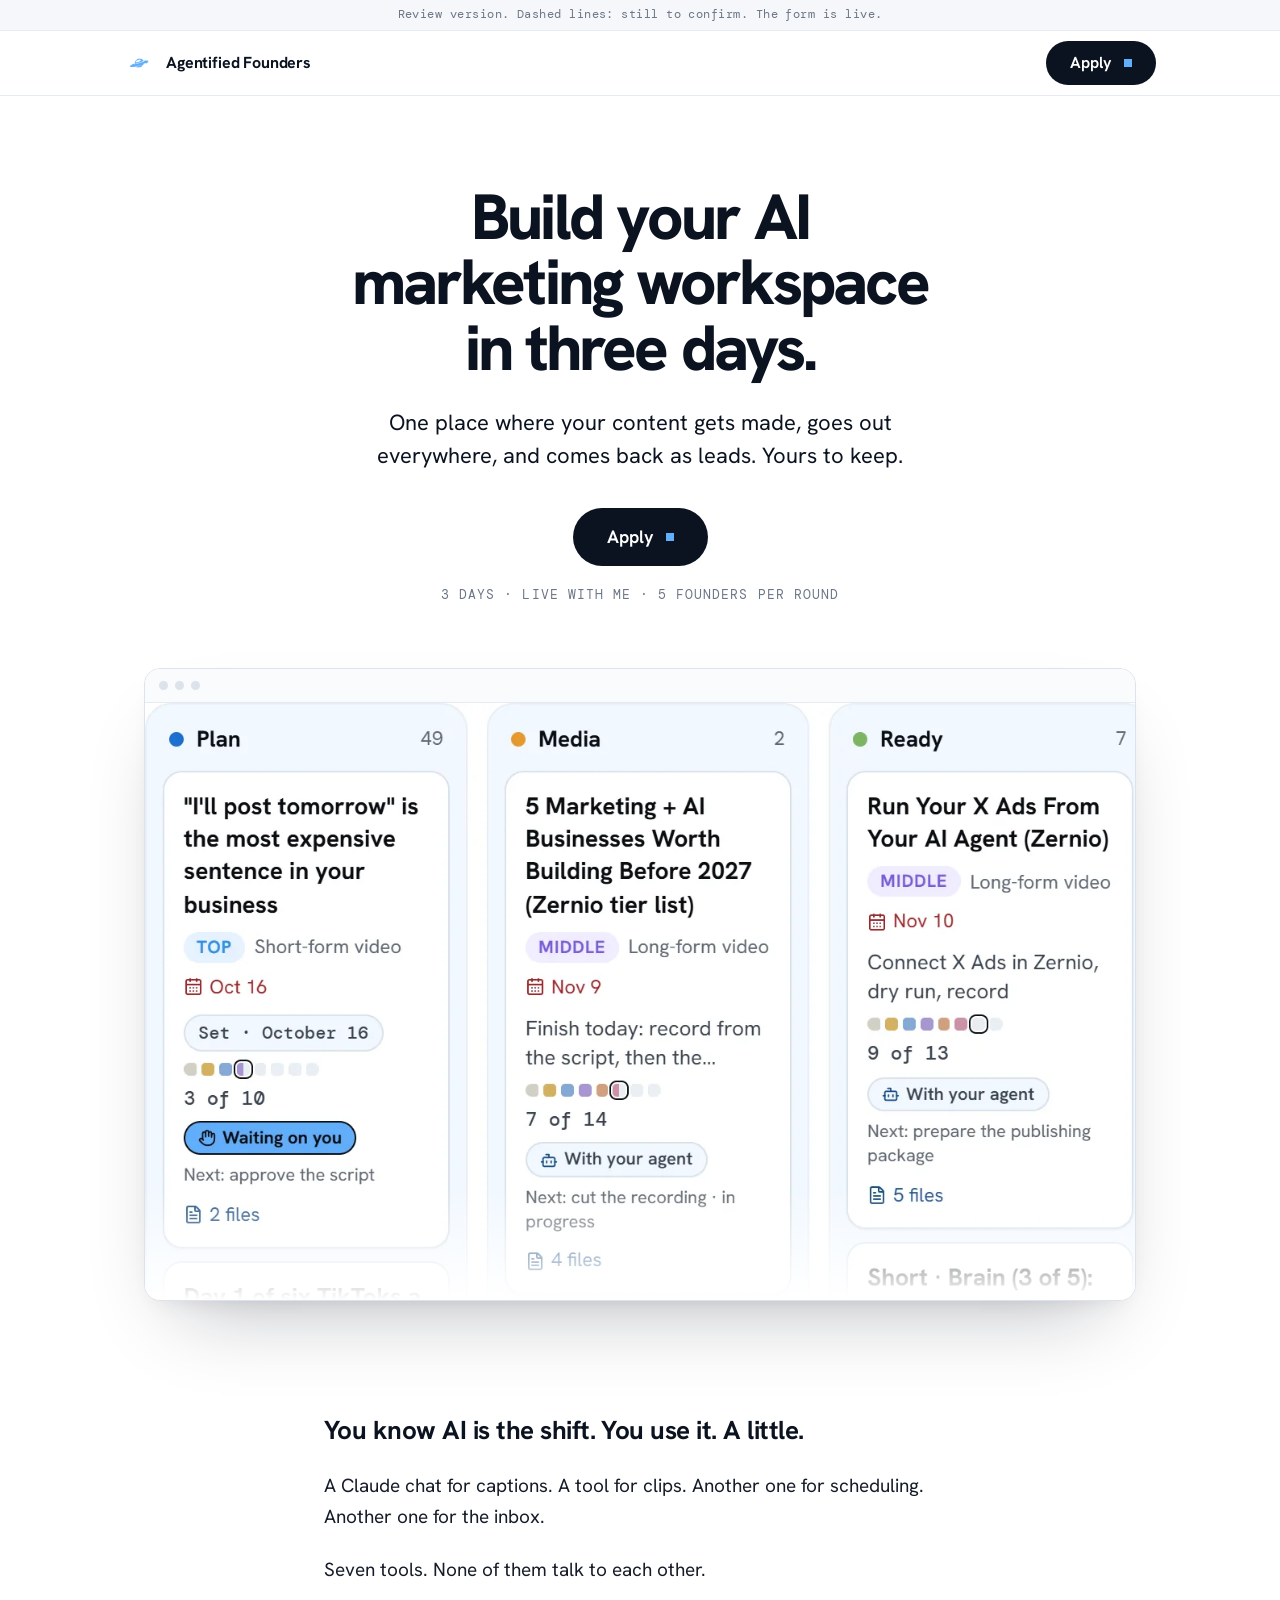
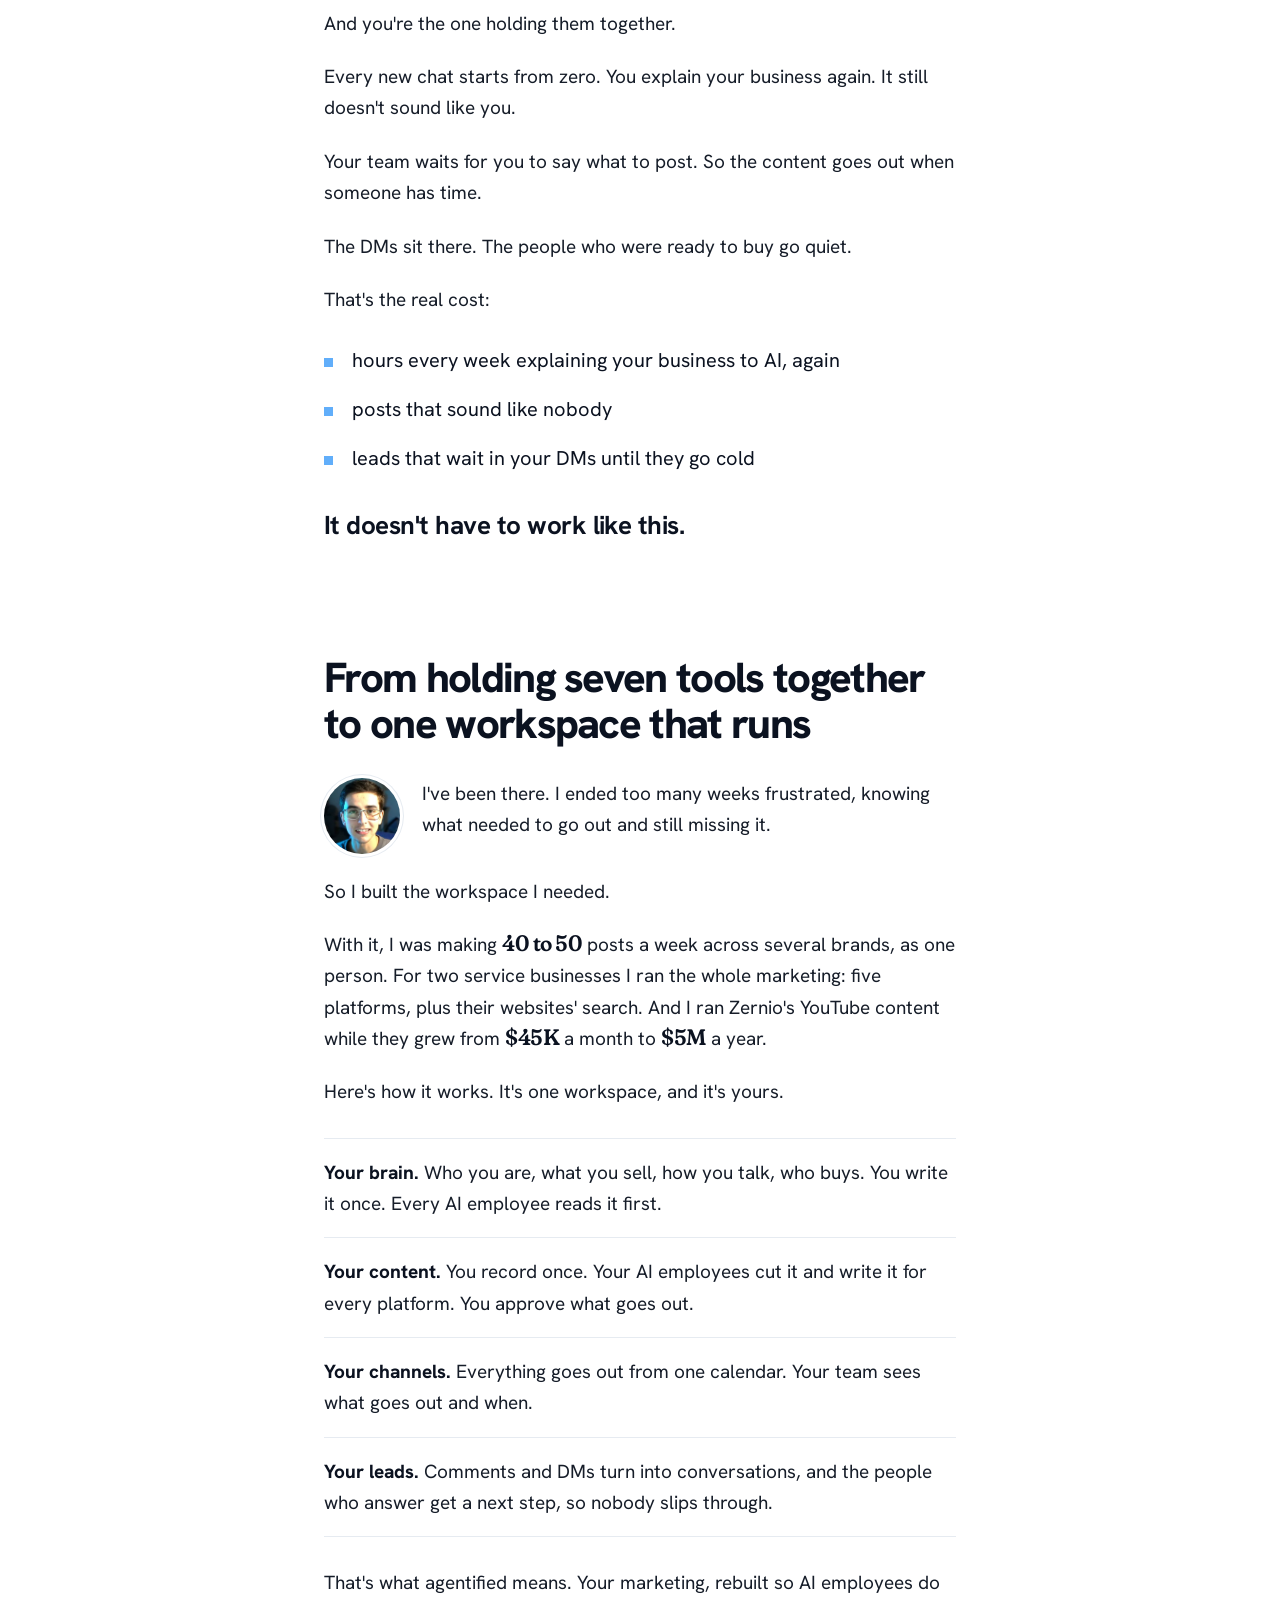
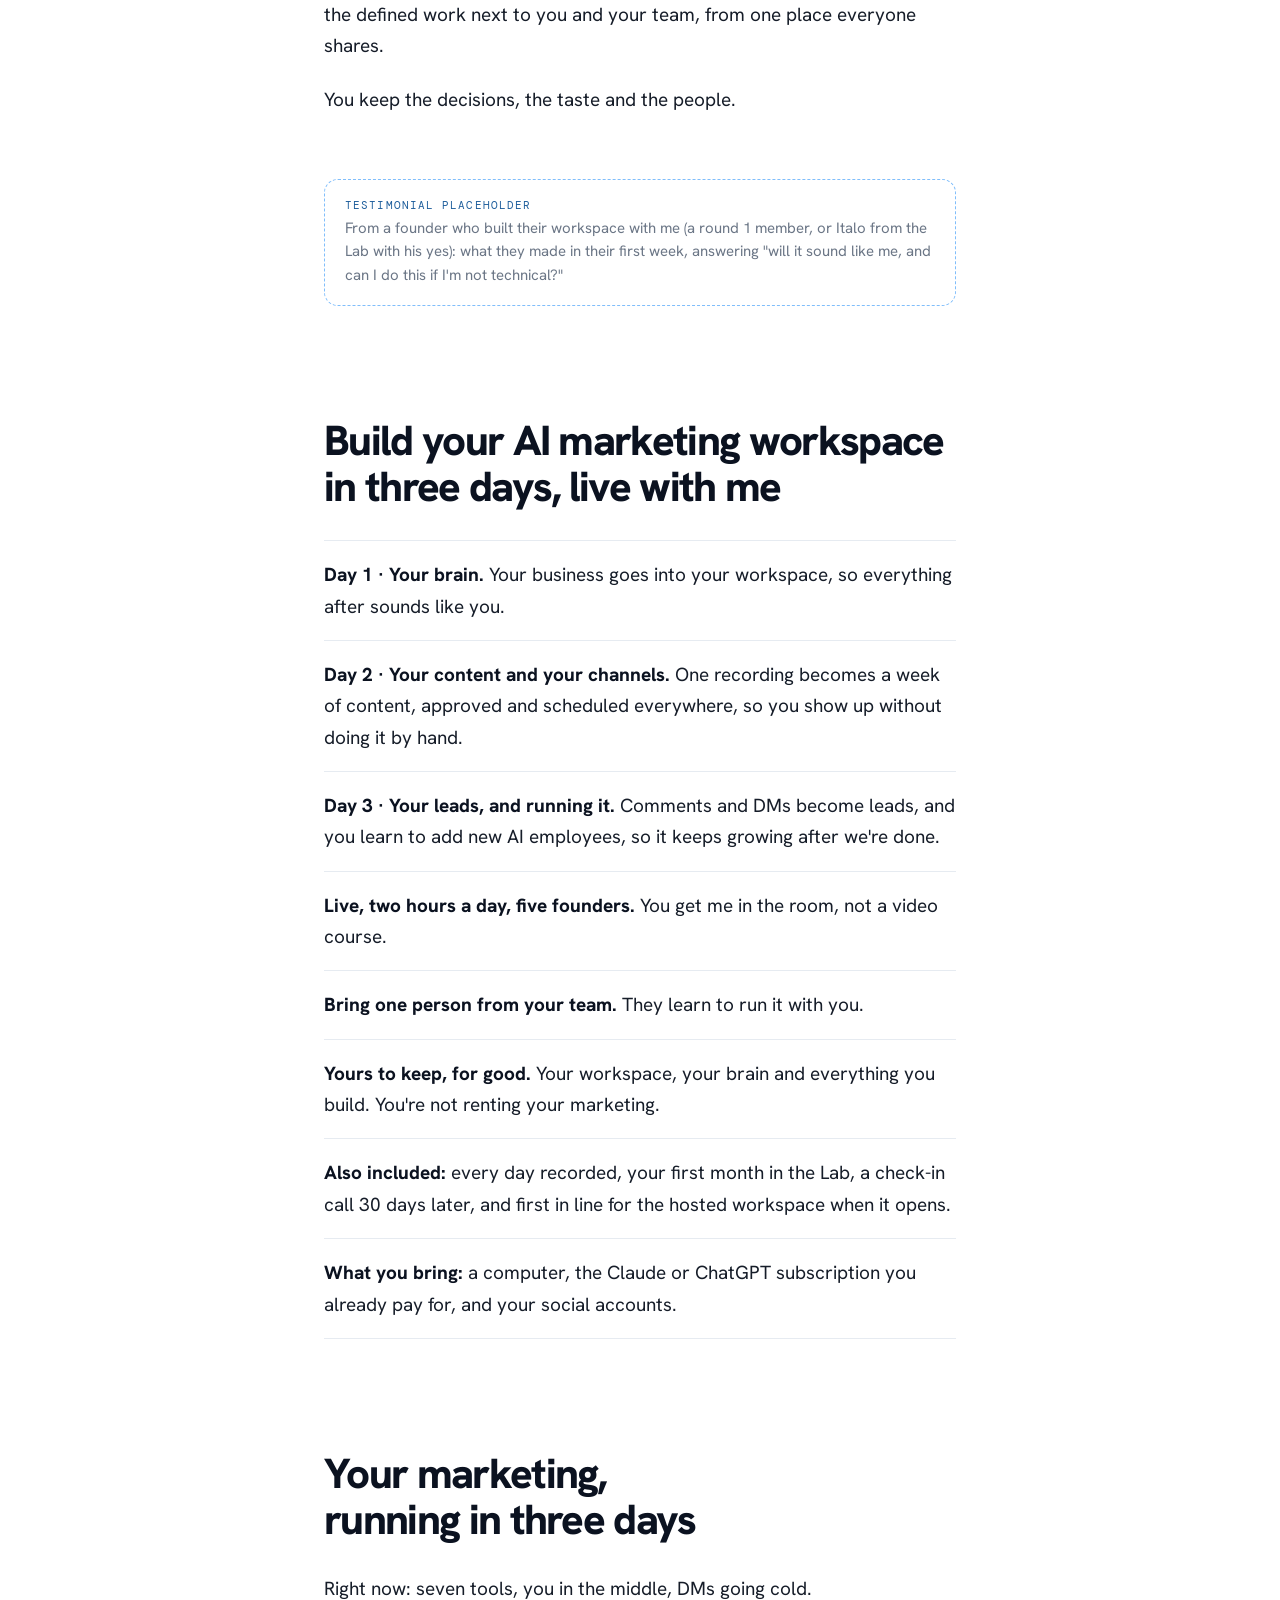
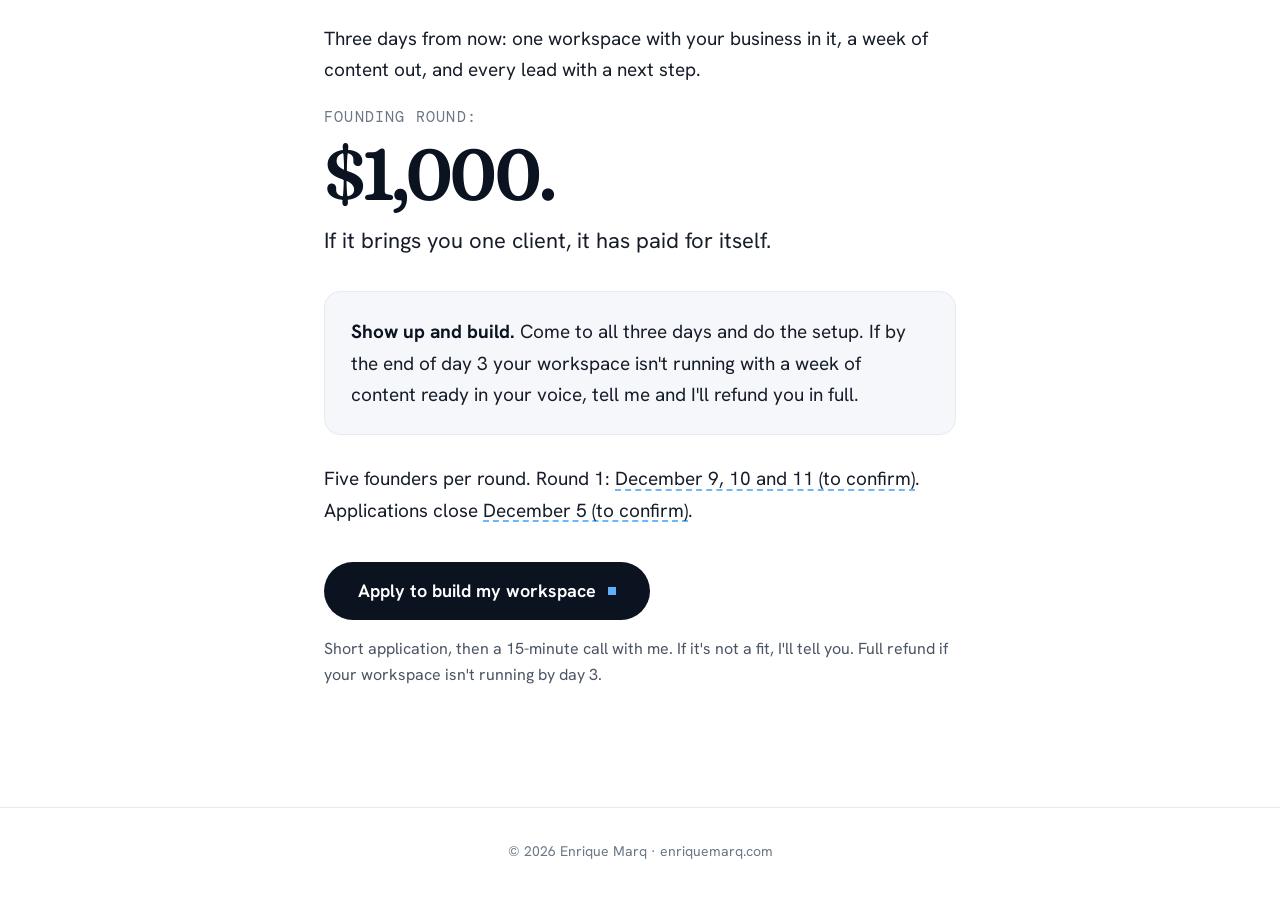
<file: agentified/index.html>
<!doctype html>
<html lang="en">
<head>
<meta charset="utf-8">
<meta name="viewport" content="width=device-width,initial-scale=1">
<title>Agentified Founders: Build your AI marketing workspace in three days · Enrique Marq</title>
<meta name="description" content="Build your AI marketing workspace in three days, live with Enrique Marq. Five founders per round. By application.">
<meta name="robots" content="noindex">
<link rel="canonical" href="https://enriquemarq.com/agentified/">
<meta property="og:type" content="website">
<meta property="og:url" content="https://enriquemarq.com/agentified/">
<meta property="og:title" content="Build your AI marketing workspace in three days">
<meta property="og:description" content="One place where your content gets made, goes out everywhere, and comes back as leads. Yours to keep.">
<meta property="og:image" content="https://enriquemarq.com/assets/share.jpg">
<meta name="twitter:card" content="summary_large_image">
<meta name="theme-color" content="#FFFFFF">
<link rel="icon" href="/favicon.ico?v=sig2" sizes="48x48">
<link rel="icon" type="image/svg+xml" href="/assets/favicon.svg?v=sig2">
<link rel="apple-touch-icon" href="/assets/apple-touch-icon.png?v=sig2">
<link rel="preload" href="/assets/fonts/hanken-grotesk-var.woff2" as="font" type="font/woff2" crossorigin>
<style>
@font-face{font-family:"Hanken Grotesk";src:url(/assets/fonts/hanken-grotesk-var.woff2) format("woff2");font-weight:100 900;font-display:swap}
@font-face{font-family:"DM Mono";src:url(/assets/fonts/dm-mono-400.woff2) format("woff2");font-weight:400;font-display:swap}
@font-face{font-family:"Fraunces";src:url(/assets/fonts/fraunces-600.woff2) format("woff2");font-weight:600;font-display:swap}
:root{--ink:#0B1220;--text:#161D29;--soft:#6B7686;--line:#E6EBF1;--paper:#F5F7FA;--blue:#61AEFA;--blue-ink:#1E5E9C;
  --sans:"Hanken Grotesk",system-ui,-apple-system,"Segoe UI",sans-serif;--mono:"DM Mono",ui-monospace,monospace;--serif:"Fraunces",Georgia,serif}
*{box-sizing:border-box}
html{-webkit-text-size-adjust:100%;scroll-behavior:smooth}
body{margin:0;background:#fff;color:var(--text);font:400 19px/1.65 var(--sans);-webkit-font-smoothing:antialiased;text-rendering:optimizeLegibility}
img{display:block;max-width:100%}
a{color:inherit}
p{margin:0}
:focus-visible{outline:2px solid var(--blue);outline-offset:3px;border-radius:8px}
.skip{position:absolute;left:-999px;top:8px;background:var(--ink);color:#fff;padding:10px 14px;border-radius:10px;z-index:30}.skip:focus{left:8px}
.col{max-width:680px;margin:0 auto;padding:0 24px}
section[id],#apply-form,.thanks{scroll-margin-top:84px}

/* review mode: one thin strip; only the dates and the testimonial placeholder are marked */
.review{background:var(--paper);color:var(--soft);font:400 11.5px/1.4 var(--mono);letter-spacing:.04em;text-align:center;padding:7px 16px;border-bottom:1px solid var(--line)}
.is-review .ph{text-decoration:underline dashed rgba(97,174,250,.9) 1.5px;text-underline-offset:.2em;text-decoration-skip-ink:none}
.proof-slot{margin:64px 0 0;padding:18px 20px;border:1.5px dashed rgba(97,174,250,.8);border-radius:14px;font-size:15px;line-height:1.55;color:var(--soft)}
.proof-slot b{display:block;margin-bottom:4px;font:400 11px/1.4 var(--mono);letter-spacing:.1em;text-transform:uppercase;color:var(--blue-ink)}

/* bar: name on the left, one Apply */
.bar{position:sticky;top:0;z-index:20;background:rgba(255,255,255,.9);-webkit-backdrop-filter:blur(12px);backdrop-filter:blur(12px);border-bottom:1px solid var(--line)}
.bar-in{max-width:1080px;margin:0 auto;height:64px;padding:0 24px;display:flex;align-items:center;justify-content:space-between}
.brand{display:flex;align-items:center;gap:12px;min-height:44px;font-weight:700;font-size:16px;color:var(--ink);text-decoration:none;letter-spacing:-.01em}
.ship{width:30px;height:20px;background:var(--blue);-webkit-mask:url(/assets/voyager-mask.png) center/contain no-repeat;mask:url(/assets/voyager-mask.png) center/contain no-repeat}
.btn{display:inline-flex;align-items:center;justify-content:center;gap:12px;border:0;background:var(--ink);color:#fff;border-radius:999px;font:650 16px/1 var(--sans);text-decoration:none;cursor:pointer;padding:14px 24px;min-height:44px;transition:background .15s,transform .15s}
.btn:hover{background:#1b2638;transform:translateY(-1px)}
.btn i{width:8px;height:8px;background:var(--blue);flex:none}
.btn.big{padding:20px 34px;font-size:18px}

/* hero */
.hero{padding:88px 0 0;text-align:center}
h1{margin:0;color:var(--ink);font-weight:800;font-size:64px;line-height:1.02;letter-spacing:-.045em;text-wrap:balance}
.sub{margin:26px auto 0;max-width:600px;font-size:22px;line-height:1.5;color:var(--ink);text-wrap:balance}
.hero .btn{margin-top:36px}
.quiet{margin-top:20px;font:400 13px/1.4 var(--mono);letter-spacing:.08em;text-transform:uppercase;color:var(--soft)}
.screen{position:relative;max-width:1040px;margin:64px auto 0;padding:0 24px}
.window{position:relative;border-radius:16px;overflow:hidden;background:#fff;border:1px solid #DCE3EC;box-shadow:0 40px 80px -36px rgba(11,18,32,.3),0 10px 24px -14px rgba(11,18,32,.12)}
.window .chrome{height:34px;display:flex;align-items:center;gap:7px;padding:0 14px;border-bottom:1px solid var(--line);background:#FAFBFD}
.window .chrome i{width:9px;height:9px;border-radius:50%;background:#DDE3EA}
.window img{width:100%;height:auto}
.window .fade{position:absolute;left:0;right:0;bottom:0;height:110px;background:linear-gradient(rgba(255,255,255,0),#fff)}

/* the letter */
.letter{padding-top:112px}
.letter p+p{margin-top:22px}
.letter .lede{font-size:26px;line-height:1.35;font-weight:700;letter-spacing:-.02em;color:var(--ink)}
.cost{list-style:none;margin:30px 0 0;padding:0}
.cost li{position:relative;padding:0 0 0 28px;font-size:20px;line-height:1.55;color:var(--ink)}
.cost li+li{margin-top:18px}
.cost li:before{content:"";position:absolute;left:0;top:13px;width:9px;height:9px;background:var(--blue)}
.letter .cost+p{margin-top:34px}
h2{margin:112px 0 0;color:var(--ink);font-weight:800;font-size:42px;line-height:1.1;letter-spacing:-.04em;text-wrap:balance}
h2+p,h2+.me-row{margin-top:30px}
.me-row{display:flex;gap:22px;align-items:flex-start}
.me-row+p{margin-top:22px}
.me-row img{flex:none;width:76px;height:76px;border-radius:50%;object-fit:cover;box-shadow:0 0 0 3px #fff,0 0 0 4px var(--line)}
.n{font:600 1.18em/1 var(--serif);letter-spacing:-.02em;color:var(--ink);white-space:nowrap}
.places{margin:30px 0 0;padding:0;list-style:none;border-top:1px solid var(--line)}
.places li{padding:18px 0;border-bottom:1px solid var(--line)}
.places b{color:var(--ink);font-weight:750}
.places+p{margin-top:30px}
.offer{margin:30px 0 0;padding:0;list-style:none;border-top:1px solid var(--line)}
.offer li{padding:18px 0;border-bottom:1px solid var(--line)}
.offer b{color:var(--ink);font-weight:750}

/* the ask */
.ask .then{margin-top:18px}
.price{margin-top:44px;font-size:22px;line-height:1.5}
.price b{display:block;font:700 15px/1.4 var(--mono);letter-spacing:.08em;text-transform:uppercase;color:var(--soft);font-weight:400}
.price .amt{display:block;margin:10px 0 14px;font:600 72px/1 var(--serif);letter-spacing:-.04em;color:var(--ink);text-transform:none}
.guar{margin-top:34px;padding:24px 26px;border-radius:16px;background:var(--paper);border:1px solid var(--line);font-size:19px;line-height:1.65}
.guar b{color:var(--ink)}
.dates{margin-top:28px;font-size:19px;color:var(--text)}
.go{margin-top:36px}
.small{margin-top:16px;font-size:16px;line-height:1.6;color:#4A5463}

/* the application, opened by the button */
.formwrap{margin-top:48px}
.js .formwrap.closed{display:none}
.form{border-top:2px solid var(--ink)}
.field{display:block;padding:22px 0 20px;border-bottom:1px solid var(--line)}
.field>span{display:block;font-size:18px;font-weight:650;color:var(--ink);letter-spacing:-.01em}
.field>small{display:block;margin-top:3px;font-size:15px;line-height:1.45;color:var(--soft)}
.field input,.field textarea{display:block;width:100%;margin-top:12px;padding:12px 14px;border:1px solid #D7DFE9;border-radius:12px;background:var(--paper);font:400 17px/1.5 var(--sans);color:var(--ink);transition:border-color .15s,box-shadow .15s,background .15s}
.field textarea{min-height:92px;resize:vertical}
.field input:focus,.field textarea:focus{outline:none;border-color:var(--blue);background:#fff;box-shadow:0 0 0 4px rgba(97,174,250,.2)}
.field.bad input,.field.bad textarea{border-color:#D9534F;box-shadow:0 0 0 4px rgba(217,83,79,.1)}
.field .err{display:none;margin-top:8px;font-size:14px;font-style:normal;color:#B23A36}
.field.bad .err{display:block}
.hp{position:absolute!important;left:-9999px!important;width:1px;height:1px;overflow:hidden}
.send{margin-top:30px}
.send .btn[disabled]{opacity:.6;cursor:progress}
.oops{display:none;margin-top:18px;padding:12px 14px;border-radius:12px;background:#FDF0EF;color:#8E2E2A;font-size:15px}
.oops.on{display:block}
.thanks{display:none;border-top:2px solid var(--ink);padding:36px 0 0}
.thanks.on{display:block}
.thanks h3{margin:0;font-size:36px;line-height:1.1;letter-spacing:-.035em;color:var(--ink);font-weight:800}
.thanks>p{margin-top:14px;font-size:18px}
.thanks .btn{margin-top:24px}
.btn-wait{background:var(--paper);color:var(--soft);border:1px solid var(--line);cursor:default;padding:18px 30px}
.btn-wait:hover{background:var(--paper);transform:none}
.sent-note{margin-top:14px;font:400 12px/1.5 var(--mono);color:var(--blue-ink)}

footer{margin-top:120px;padding:32px 24px 48px;border-top:1px solid var(--line);text-align:center;font-size:14px;color:var(--soft)}
footer a{text-decoration:none}

@media (max-width:760px){
  .dates{font-size:18px}
  body{font-size:18px;line-height:1.65}
  .col{padding:0 22px}
  .bar-in{height:58px;padding:0 16px}
  .brand{font-size:15px}
  .bar .btn{padding:12px 20px;font-size:15px}
  .hero{padding-top:52px}
  h1{font-size:42px}
  .sub{font-size:19px}
  .hero .btn{width:100%}
  .screen{margin-top:44px;padding:0 16px}
  .letter{padding-top:76px}
  .letter .lede{font-size:22px}
  .cost li{font-size:18px}
  h2{margin-top:84px;font-size:32px}
  .me-row{gap:16px}
  .me-row img{width:60px;height:60px}
  .price .amt{font-size:56px}
  .guar{padding:20px;font-size:18px}
  .go .btn,.send .btn{width:100%}
  .thanks h3{font-size:30px}
}
@media (prefers-reduced-motion:reduce){html{scroll-behavior:auto}*{transition:none!important}}
</style>
</head>
<body class="is-review">
<a class="skip" href="#lead">Skip to the page</a>
<div class="review" role="note">Review version. Dashed lines: still to confirm. The form is live.</div>

<header class="bar" id="bar"><div class="bar-in">
  <a class="brand" href="#top" aria-label="Agentified Founders, back to the top"><span class="ship" aria-hidden="true"></span>Agentified Founders</a>
  <a class="btn" href="#apply" data-open>Apply <i></i></a>
</div></header>

<main id="top">
<section class="hero">
  <div class="col">
    <h1>Build your AI marketing workspace in three days.</h1>
    <p class="sub">One place where your content gets made, goes out everywhere, and comes back as leads. Yours to keep.</p>
    <a class="btn big btn-main" href="#apply" data-open>Apply <i></i></a>
    <p class="quiet">3 days · live with me · 5 founders per round</p>
  </div>
  <div class="screen">
    <div class="window"><div class="chrome"><i></i><i></i><i></i></div><picture><source media="(max-width:760px)" srcset="/assets/agentified/hero-board-phone.webp" width="804" height="740"><img src="/assets/agentified/hero-board.webp" alt="Enrique's workspace: his pieces moving through Plan, Media and Ready, each with its next step and his AI employee on it" width="1228" height="740" fetchpriority="high"></picture><div class="fade"></div></div>
  </div>
</section>

<section class="letter" id="lead"><div class="col">
  <p class="lede">You know AI is the shift. You use it. A little.</p>
  <p>A Claude chat for captions. A tool for clips. Another one for scheduling. Another one for the inbox.</p>
  <p>Seven tools. None of them talk to each other.</p>
  <p>And you're the one holding them together.</p>
  <p>Every new chat starts from zero. You explain your business again. It still doesn't sound like you.</p>
  <p>Your team waits for you to say what to post. So the content goes out when someone has time.</p>
  <p>The DMs sit there. The people who were ready to buy go quiet.</p>
  <p>That's the real cost:</p>
  <ul class="cost">
    <li>hours every week explaining your business to AI, again</li>
    <li>posts that sound like nobody</li>
    <li>leads that wait in your DMs until they go cold</li>
  </ul>
  <p class="lede">It doesn't have to work like this.</p>

  <h2>From holding seven tools together to one workspace that runs</h2>
  <div class="me-row">
    <img src="/assets/agentified/me-round.webp" alt="Enrique Marq" width="76" height="76" loading="lazy">
    <p>I've been there. I ended too many weeks frustrated, knowing what needed to go out and still missing it.</p>
  </div>
  <p>So I built the workspace I needed.</p>
  <p>With it, I was making <span class="n">40 to 50</span> posts a week across several brands, as one person. For two service businesses I ran the whole marketing: five platforms, plus their websites' search. And I ran Zernio's YouTube content while they grew from <span class="n">$45K</span> a month to <span class="n">$5M</span> a year.</p>
  <p>Here's how it works. It's one workspace, and it's yours.</p>
  <ul class="places">
    <li><b>Your brain.</b> Who you are, what you sell, how you talk, who buys. You write it once. Every AI employee reads it first.</li>
    <li><b>Your content.</b> You record once. Your AI employees cut it and write it for every platform. You approve what goes out.</li>
    <li><b>Your channels.</b> Everything goes out from one calendar. Your team sees what goes out and when.</li>
    <li><b>Your leads.</b> Comments and DMs turn into conversations, and the people who answer get a next step, so nobody slips through.</li>
  </ul>
  <p>That's what agentified means. Your marketing, rebuilt so AI employees do the defined work next to you and your team, from one place everyone shares.</p>
  <p>You keep the decisions, the taste and the people.</p>

  <div class="proof-slot"><b>Testimonial placeholder</b>From a founder who built their workspace with me (a round 1 member, or Italo from the Lab with his yes): what they made in their first week, answering "will it sound like me, and can I do this if I'm not technical?"</div>

  <h2>Build your AI marketing workspace in three days, live with me</h2>
  <ul class="offer">
    <li><b>Day 1 · Your brain.</b> Your business goes into your workspace, so everything after sounds like you.</li>
    <li><b>Day 2 · Your content and your channels.</b> One recording becomes a week of content, approved and scheduled everywhere, so you show up without doing it by hand.</li>
    <li><b>Day 3 · Your leads, and running it.</b> Comments and DMs become leads, and you learn to add new AI employees, so it keeps growing after we're done.</li>
    <li><b>Live, two hours a day, five founders.</b> You get me in the room, not a video course.</li>
    <li><b>Bring one person from your team.</b> They learn to run it with you.</li>
    <li><b>Yours to keep, for good.</b> Your workspace, your brain and everything you build. You're not renting your marketing.</li>
    <li><b>Also included:</b> every day recorded, your first month in the Lab, a check-in call 30 days later, and first in line for the hosted workspace when it opens.</li>
    <li><b>What you bring:</b> a computer, the Claude or ChatGPT subscription you already pay for, and your social accounts.</li>
  </ul>

  <section class="ask" id="apply" aria-labelledby="ask-h">
    <h2 id="ask-h">Your marketing, running in three days</h2>
    <p>Right now: seven tools, you in the middle, DMs going cold.</p>
    <p class="then">Three days from now: one workspace with your business in it, a week of content out, and every lead with a next step.</p>
    <p class="price"><b>Founding round: <span class="amt">$1,000.</span></b> If it brings you one client, it has paid for itself.</p>
    <div class="guar"><b>Show up and build.</b> Come to all three days and do the setup. If by the end of day 3 your workspace isn't running with a week of content ready in your voice, tell me and I'll refund you in full.</div>
    <p class="dates">Five founders per round. Round 1: <span class="ph" title="Open: to confirm">December 9, 10 and 11 (to confirm)</span>. Applications close <span class="ph" title="Open: to confirm">December 5 (to confirm)</span>.</p>
    <div class="go"><a class="btn big" href="#apply-form" data-open>Apply to build my workspace <i></i></a></div>
    <p class="small">Short application, then a 15-minute call with me. If it's not a fit, I'll tell you. Full refund if your workspace isn't running by day 3.</p>

    <div class="formwrap closed" id="formwrap">
      <form class="form" id="apply-form" novalidate>
        <label class="field" data-f="name"><span>Your name</span><input name="name" autocomplete="name" maxlength="120" required><em class="err">Your name, please.</em></label>
        <label class="field" data-f="email"><span>Your email</span><input name="email" type="email" autocomplete="email" inputmode="email" maxlength="254" required><em class="err">An email I can reach you at.</em></label>
        <label class="field" data-f="business"><span>Tell me about your business.</span><small>What do you sell, who buys it, and roughly what's your monthly revenue?</small><textarea name="business" maxlength="2000" required></textarea><em class="err">A line or two is enough.</em></label>
        <label class="field" data-f="team"><span>Who's on your team?</span><small>Who would join the three days with you?</small><textarea name="team" maxlength="2000" required></textarea><em class="err">Even "just me" works.</em></label>
        <label class="field" data-f="ai_today"><span>How do you use AI today?</span><small>Tools, habits, anything. A few lines is fine.</small><textarea name="ai_today" maxlength="2000" required></textarea><em class="err">A line or two is enough.</em></label>
        <label class="field" data-f="marketing_goal"><span>What do you want your marketing to do?</span><small>Think about the next 90 days.</small><textarea name="marketing_goal" maxlength="2000" required></textarea><em class="err">A line or two is enough.</em></label>
        <label class="hp" aria-hidden="true">Website<input name="website" tabindex="-1" autocomplete="off"></label>
        <div class="send"><button class="btn big" type="submit" id="send">Apply <i></i></button></div>
        <p class="oops" id="oops" role="alert"></p>
      </form>
      <div class="thanks" id="thanks" tabindex="-1" aria-live="polite">
        <h3>Got it, <span id="first">there</span>.</h3>
        <p>Thanks for applying to Agentified Founders. The next step is a 15-minute call with me, to see if this round fits your business.</p>
        <span class="btn btn-wait" aria-disabled="true">Pick a time</span>
        <p class="small">If it's a fit, I'll send you the payment link after the call.</p>
        
      </div>
    </div>
  </section>
</div></section>
</main>
<footer>© 2026 Enrique Marq · <a href="/">enriquemarq.com</a></footer>

<script>
document.documentElement.classList.add('js');
// The form. Mode and endpoint come from the OFFER constant in scripts/build.mjs.
//   review: nothing is sent; the thank-you shows with a review note.
//   live:   one insert into public.offer_applications (insert-only; the page can never read it back).
var APPLY = {mode: 'live', endpoint: 'https://xadknhmtkgsdeyaaeamz.supabase.co/rest/v1/offer_applications', key: 'sb_publishable_oVQzfl2Rk30GfCrMUfdmEg_pI6XLQkW', offer: 'founding-round'};
(function(){
  var wrap=document.getElementById('formwrap');
  var form=document.getElementById('apply-form'),send=document.getElementById('send'),oops=document.getElementById('oops'),thanks=document.getElementById('thanks');
  var smooth=function(){return matchMedia('(prefers-reduced-motion: reduce)').matches?'auto':'smooth'};
  // Every Apply opens the application. The top and hero buttons take you to the ask; the big button to the form itself.
  [].forEach.call(document.querySelectorAll('[data-open]'),function(a){a.addEventListener('click',function(e){
    e.preventDefault();wrap.classList.remove('closed');
    var toForm=!!a.closest('.go');
    document.getElementById(toForm?'apply-form':'apply').scrollIntoView({behavior:smooth(),block:'start'});
    if(toForm)setTimeout(function(){form.elements.name.focus({preventScroll:true})},450);
  })});
  if(location.hash==='#apply-form')wrap.classList.remove('closed');

  var label=send.innerHTML;
  var fields=['name','email','business','team','ai_today','marketing_goal'];
  var val=function(n){return (form.elements[n].value||'').trim()};
  var okEmail=function(e){return /^[^\s@]+@[^\s@]+\.[^\s@]+$/.test(e)&&e.length<=254};
  var check=function(n){var v=val(n),good=n==='email'?okEmail(v.toLowerCase()):n==='name'?v.length>=1:v.length>=2;
    form.querySelector('[data-f="'+n+'"]').classList.toggle('bad',!good);return good};
  fields.forEach(function(n){form.elements[n].addEventListener('blur',function(){if(val(n))check(n)});form.elements[n].addEventListener('input',function(){var f=form.querySelector('[data-f="'+n+'"]');if(f.classList.contains('bad'))check(n)})});
  var source=(new URLSearchParams(location.search).get('source')||'').toLowerCase().replace(/[^a-z0-9_-]/g,'').slice(0,40)||null;
  var done=function(){var fn=(val('name').split(/\s+/)[0]||'').slice(0,40);if(fn)document.getElementById('first').textContent=fn;form.style.display='none';thanks.classList.add('on');thanks.focus({preventScroll:true});thanks.scrollIntoView({behavior:smooth(),block:'start'})};
  form.addEventListener('submit',function(e){
    e.preventDefault();oops.classList.remove('on');
    var bad=fields.filter(function(n){return !check(n)});
    if(bad.length){form.elements[bad[0]].focus();return}
    if(val('website'))return done(); // a bot filled the hidden field: look done, send nothing
    var body={offer:APPLY.offer,name:val('name'),email:val('email').toLowerCase(),business:val('business'),team:val('team'),
      ai_today:val('ai_today'),marketing_goal:val('marketing_goal'),source:source,notice_version:'apply-v1'};
    if(APPLY.mode!=='live')return done();
    send.disabled=true;send.textContent='Sending…';
    fetch(APPLY.endpoint,{method:'POST',headers:{'Content-Type':'application/json',apikey:APPLY.key,Prefer:'return=minimal'},body:JSON.stringify(body)})
      .then(function(r){if(r.status===201||r.status===204)return done();throw r})
      .catch(function(){send.disabled=false;send.innerHTML=label;
        oops.textContent='That didn’t go through. Your answers are still here: try again in a minute, or email hey@enriquemarq.com.';oops.classList.add('on')});
  });
})();
</script>
</body>
</html>
</file>
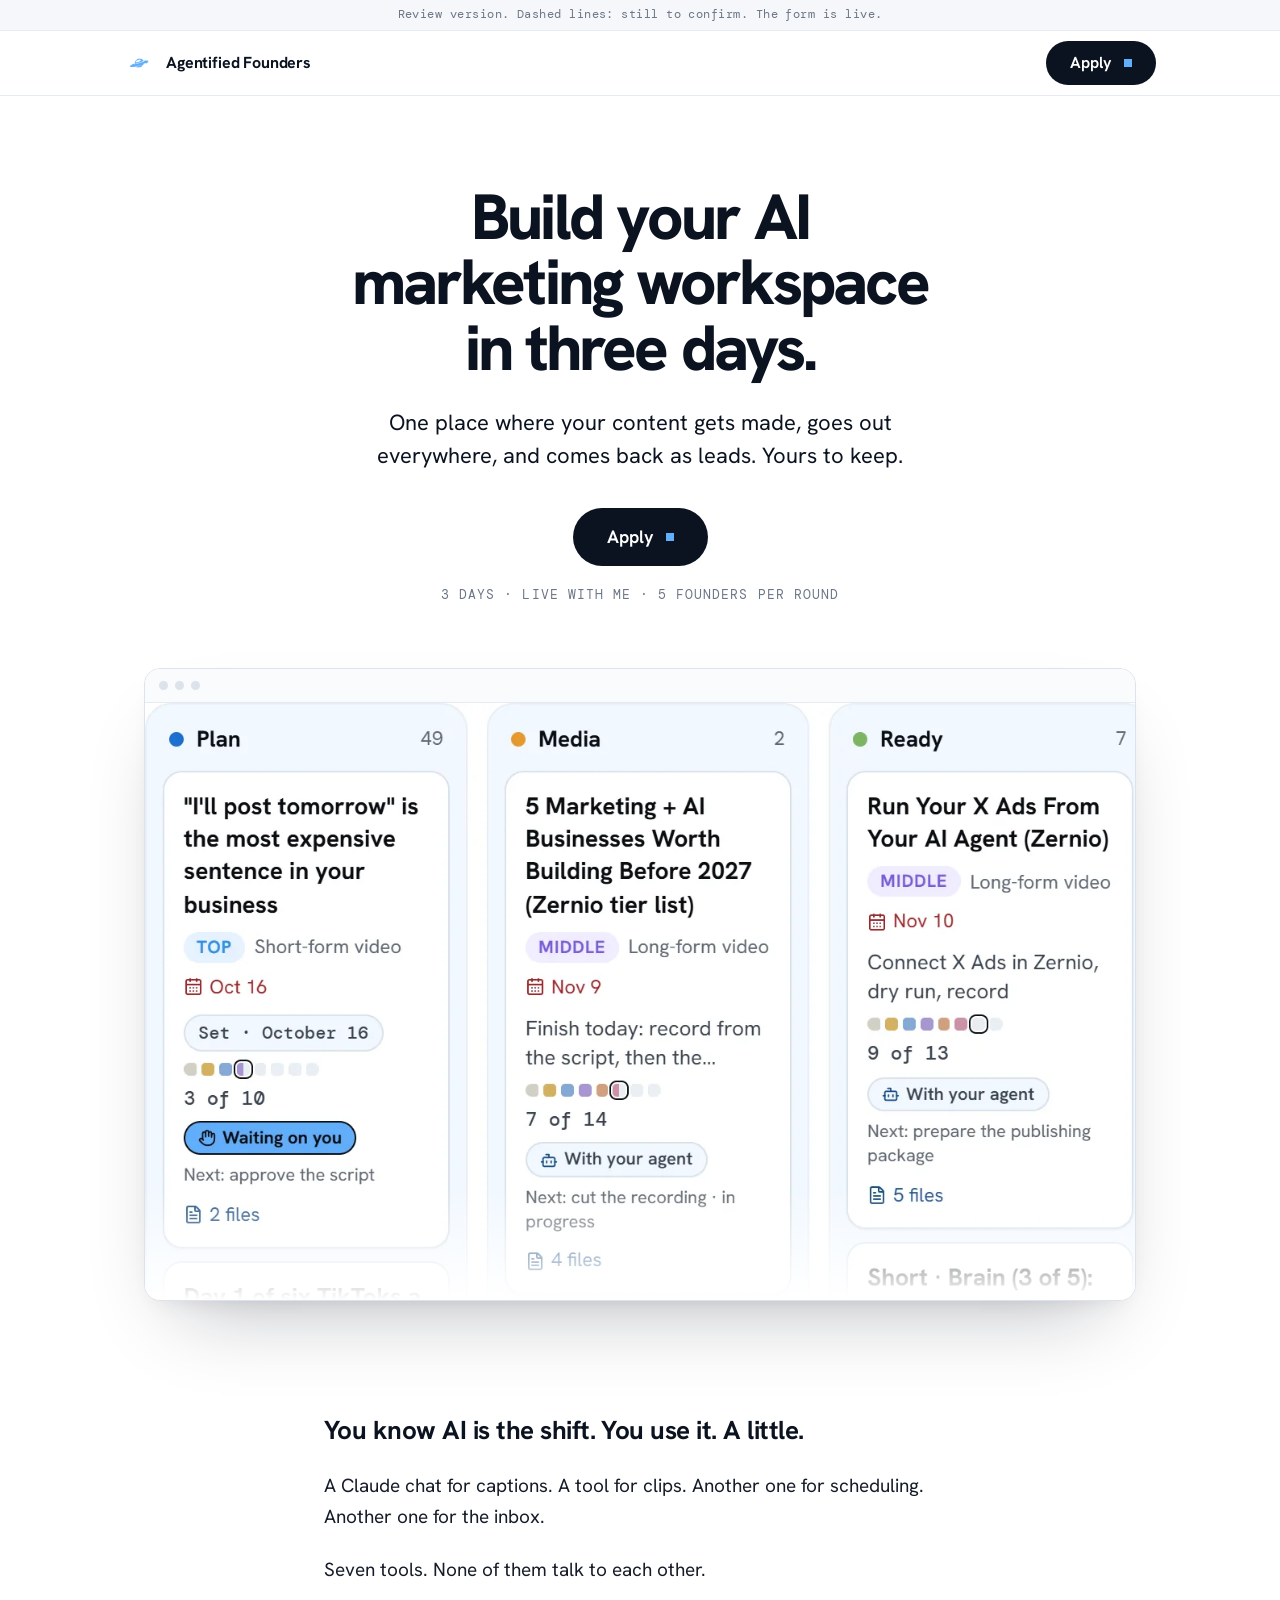
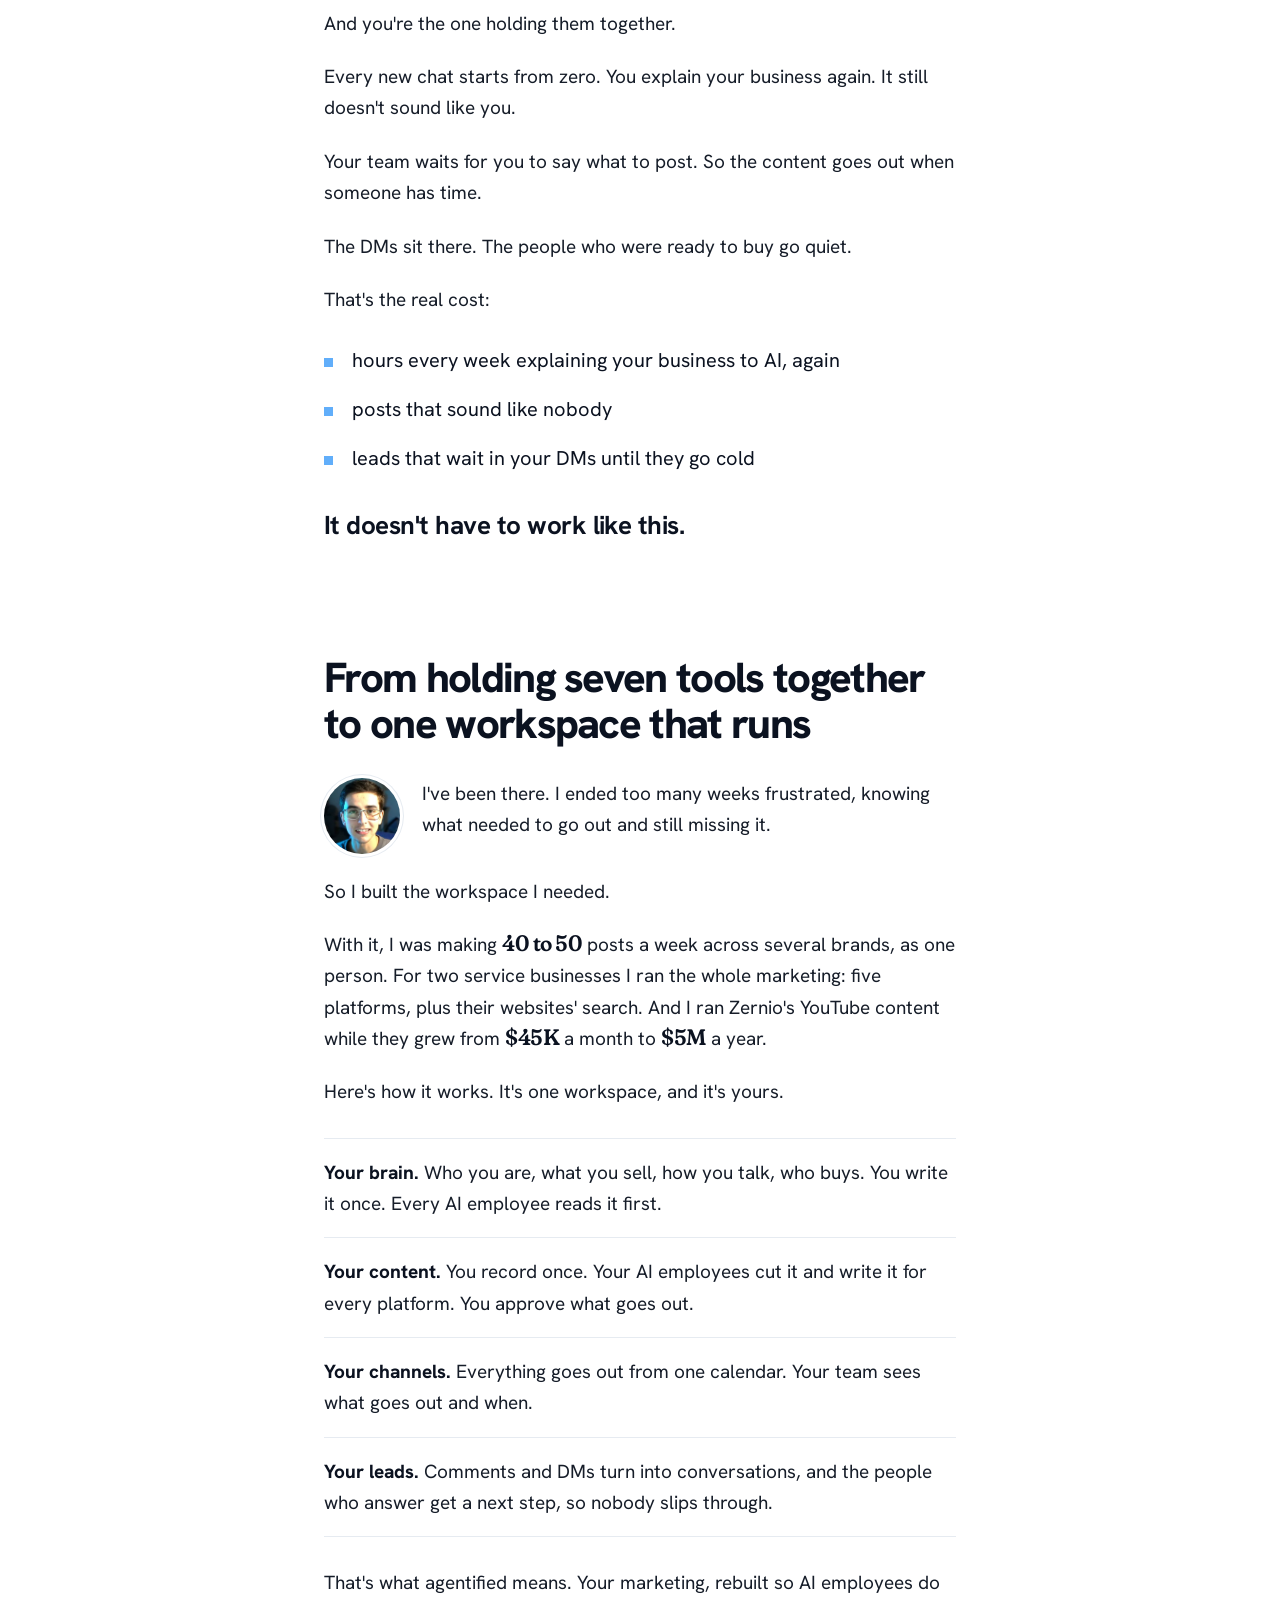
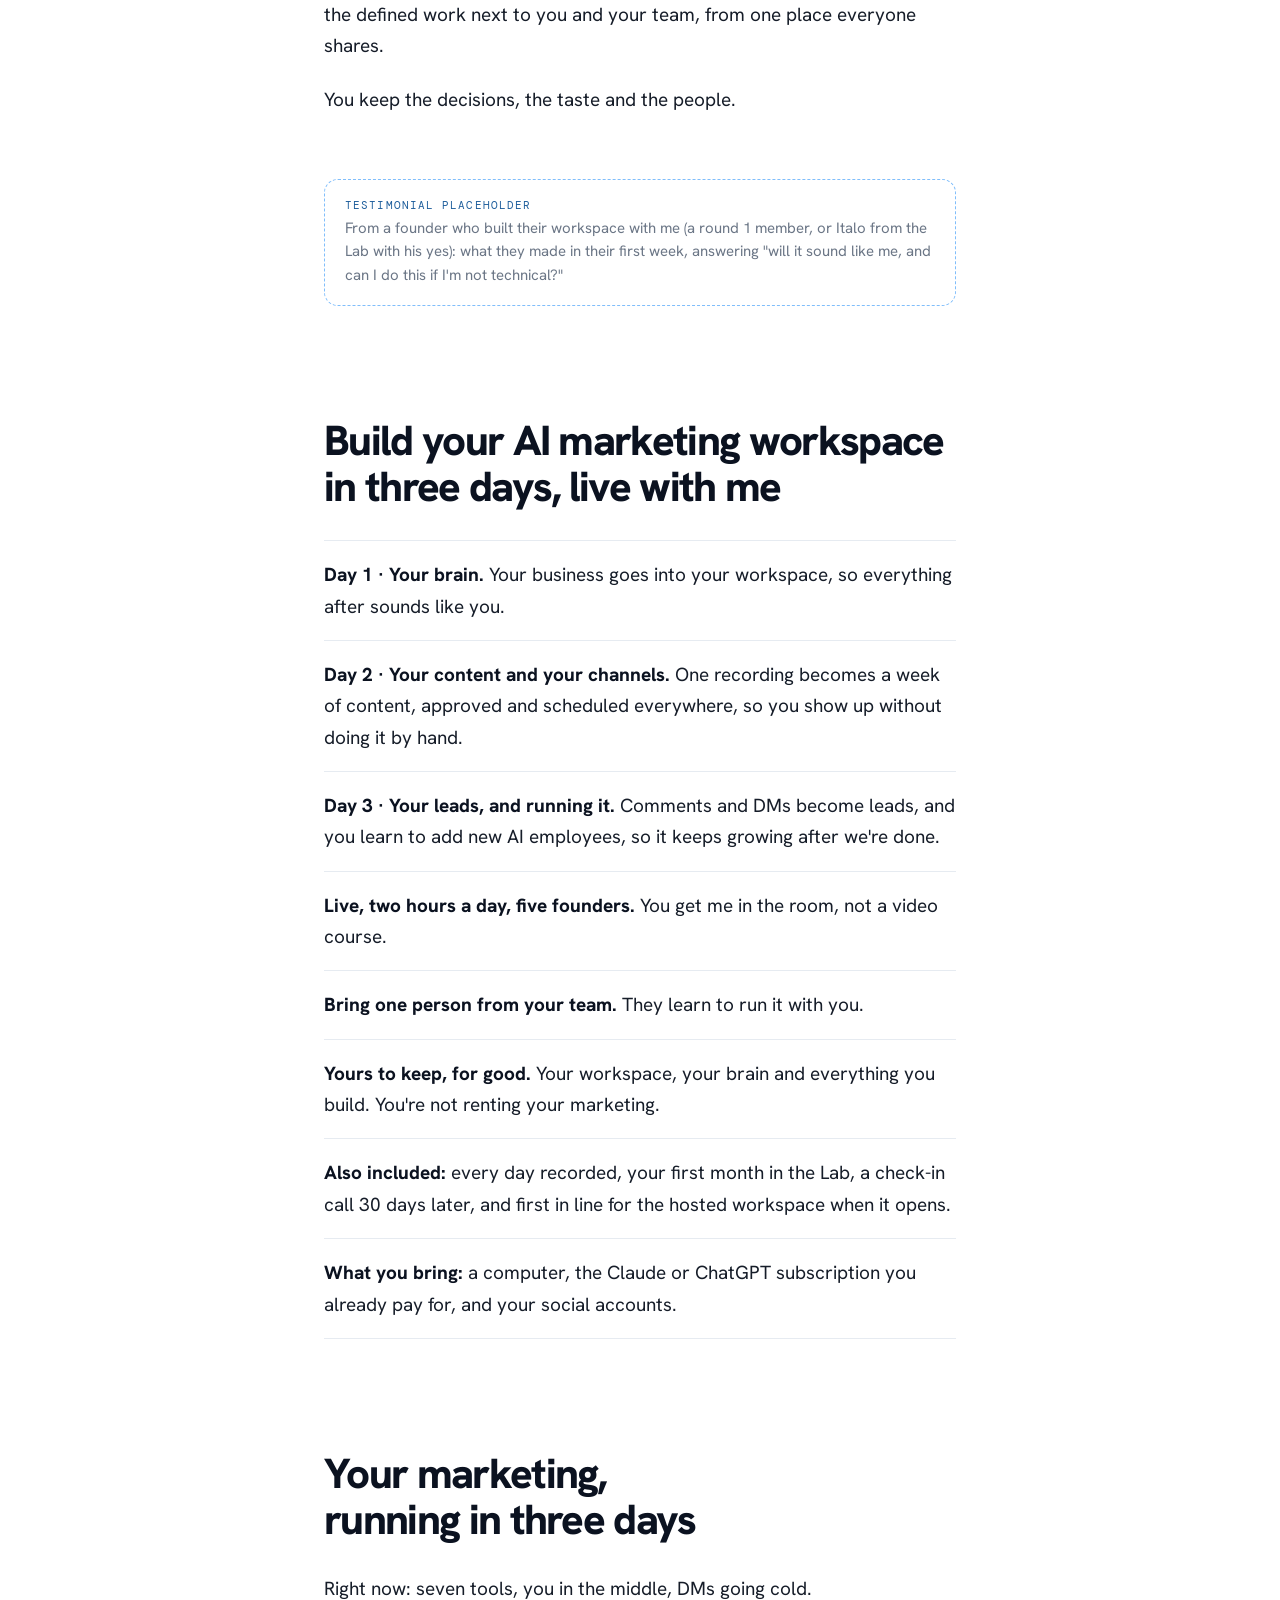
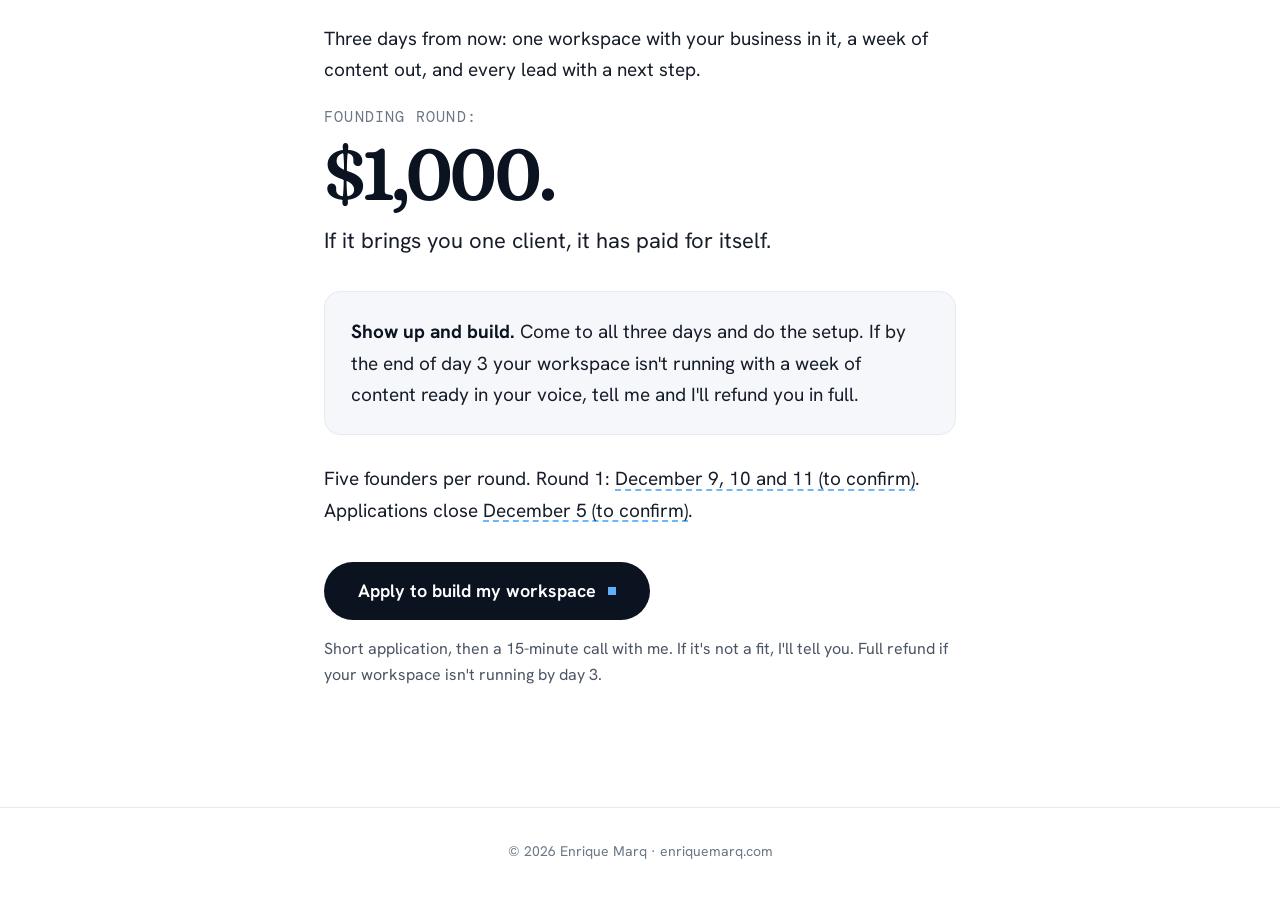
<file: apply/index.html>
<!doctype html>
<html lang="en">
<head>
<meta charset="utf-8">
<meta name="viewport" content="width=device-width,initial-scale=1">
<title>Taking you to Agentified Founders — Enrique Marq</title>
<meta name="robots" content="noindex">
<link rel="canonical" href="https://enriquemarq.com/agentified/">
<meta http-equiv="refresh" content="0; url=/agentified/">
<script>location.replace("/agentified/"+location.search+location.hash)</script>
<style>body{font:16px/1.5 system-ui,sans-serif;color:#1C4E8E;background:#fff;display:grid;place-items:center;min-height:100vh;margin:0}a{color:#1C4E8E}</style>
</head>
<body>
<p>Taking you to <a href="/agentified/">Agentified Founders</a>…</p>
</body>
</html>
</file>
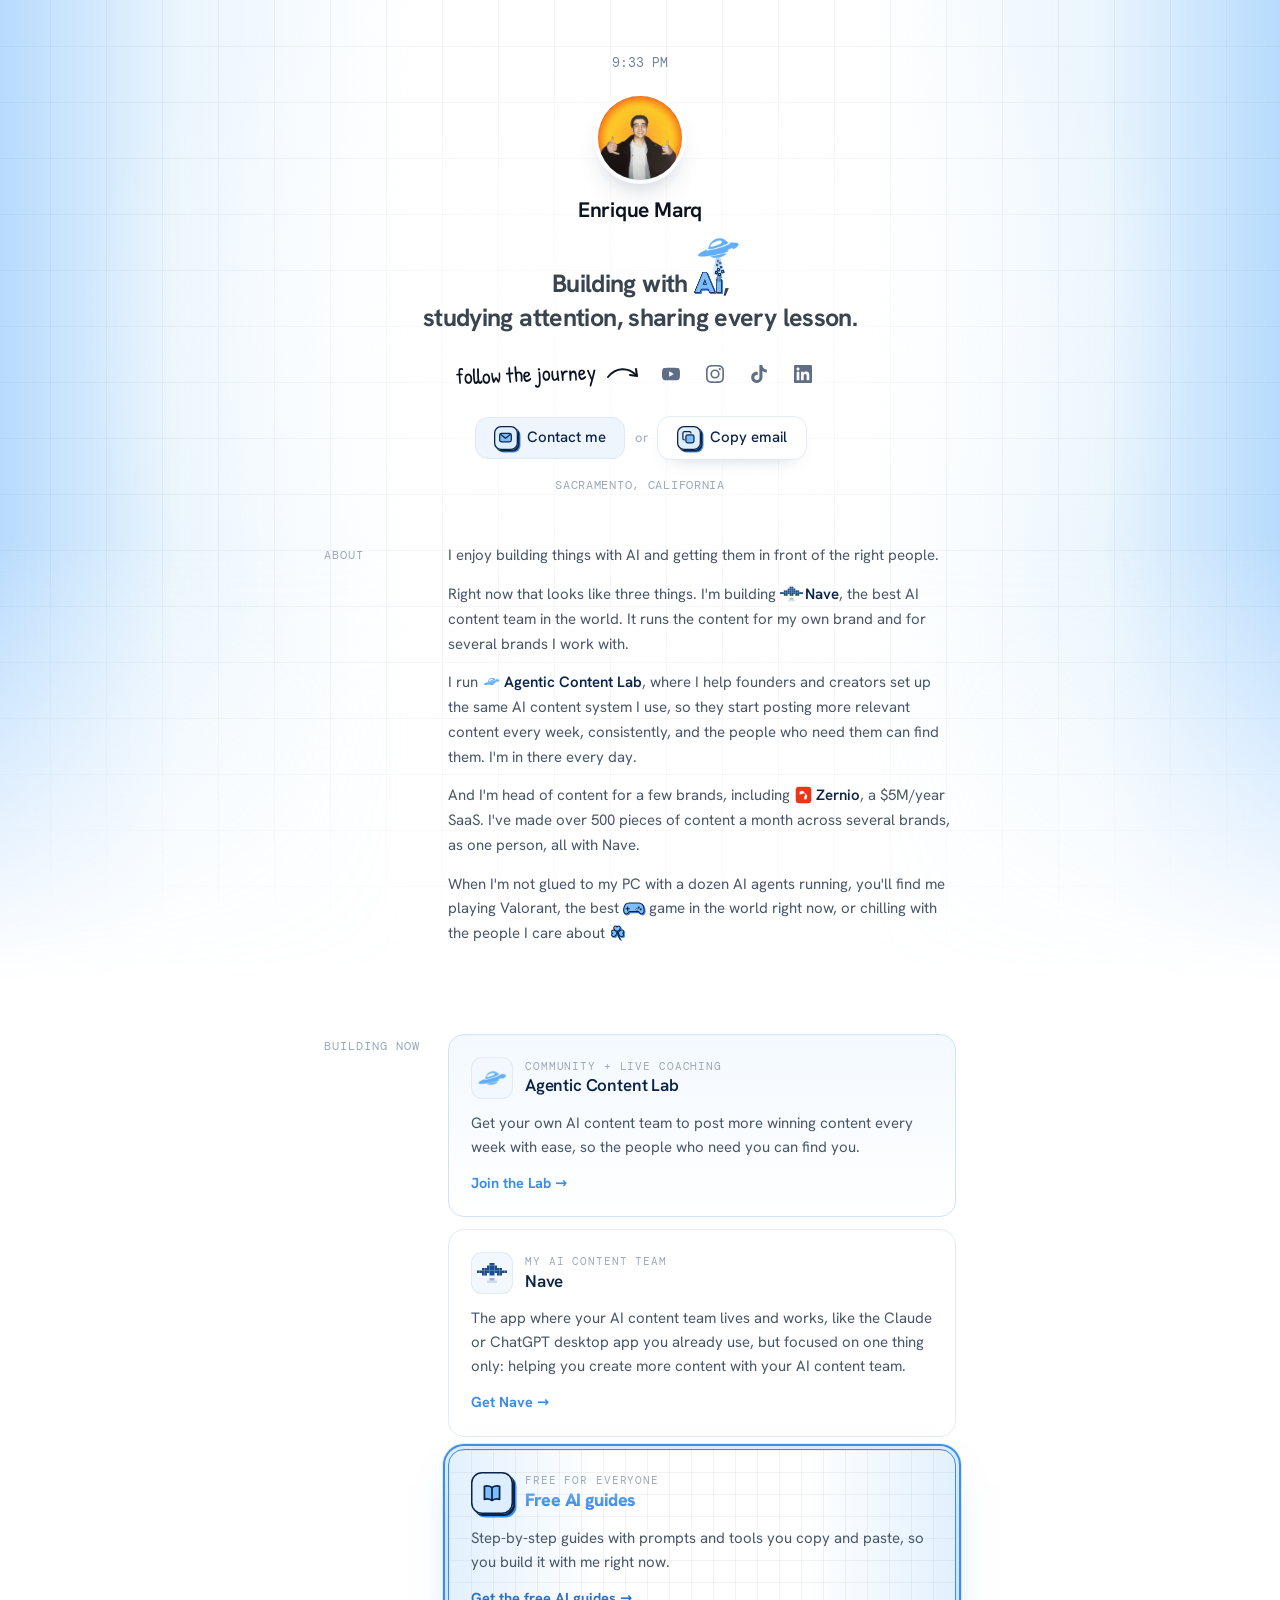
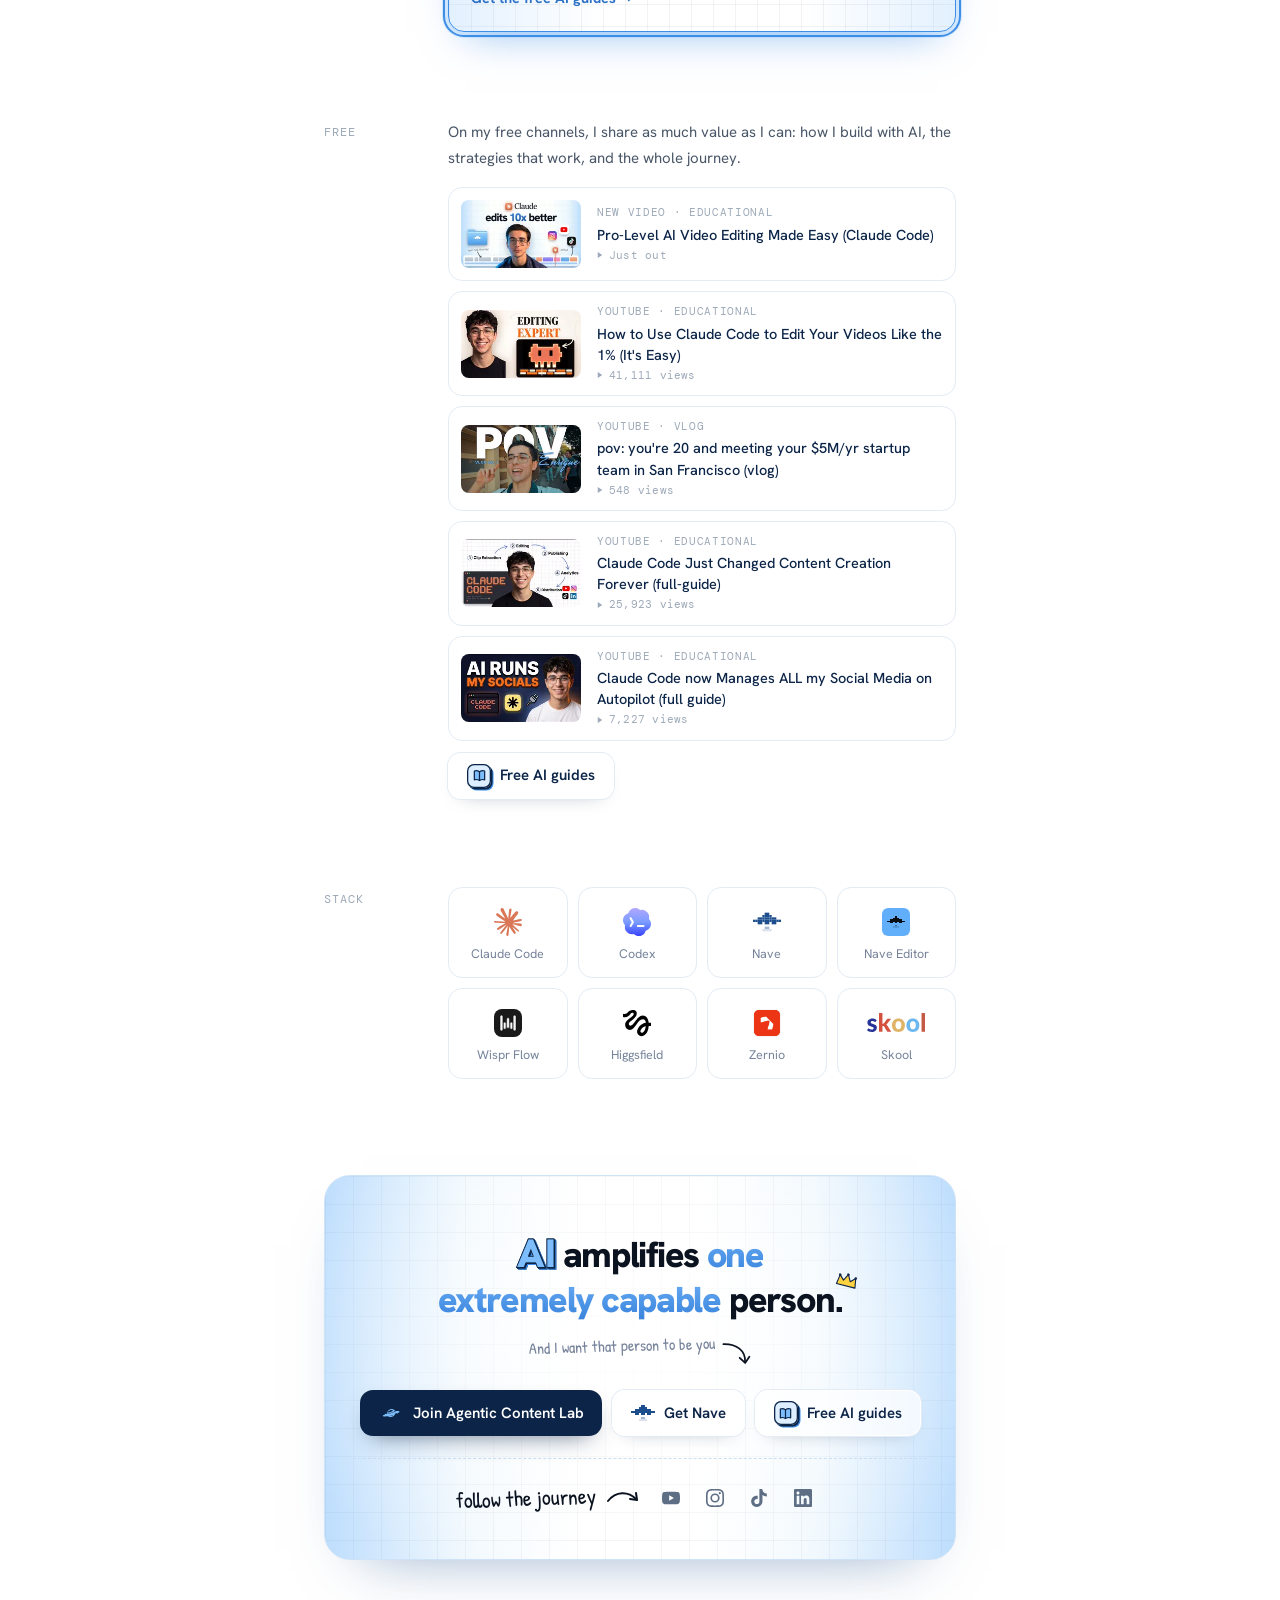
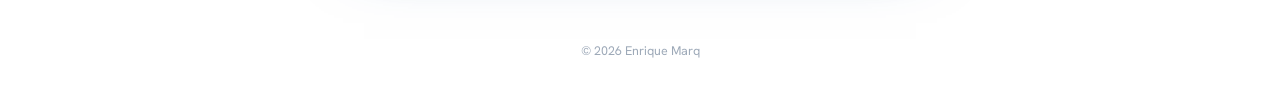
<file: free-ai-guides/index.html>
<!doctype html>
<html lang="en">
<head>
<meta charset="utf-8">
<meta name="viewport" content="width=device-width,initial-scale=1">
<title>Taking you to my free AI guides — Enrique Marq</title>
<meta name="robots" content="noindex">
<link rel="canonical" href="https://enriquemarq.com/?free=guides">
<meta http-equiv="refresh" content="0; url=/?free=guides">
<script>location.replace("/?free=guides"+location.hash)</script>
<style>body{font:16px/1.5 system-ui,sans-serif;color:#1C4E8E;background:#fff;display:grid;place-items:center;min-height:100vh;margin:0}a{color:#1C4E8E}</style>
</head>
<body>
<p>Taking you to <a href="/?free=guides">my free AI guides</a>…</p>
</body>
</html>
</file>
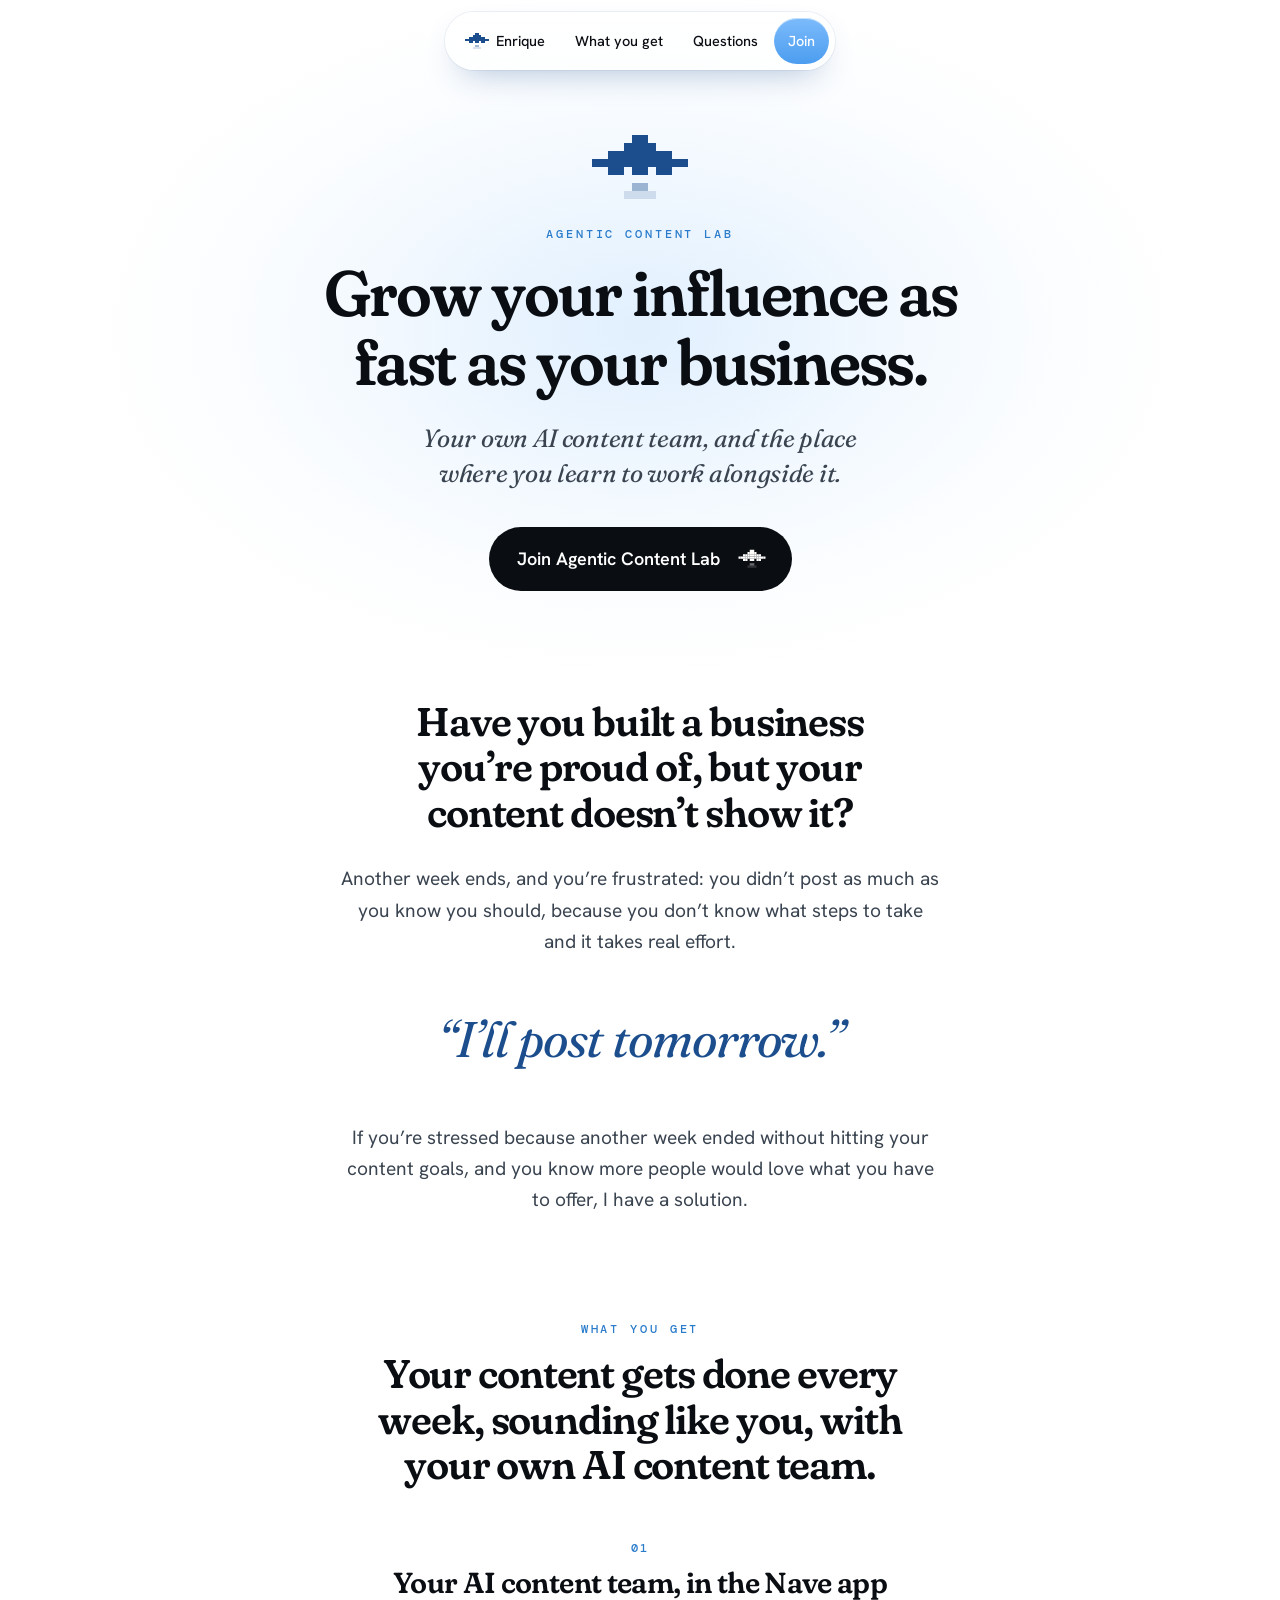
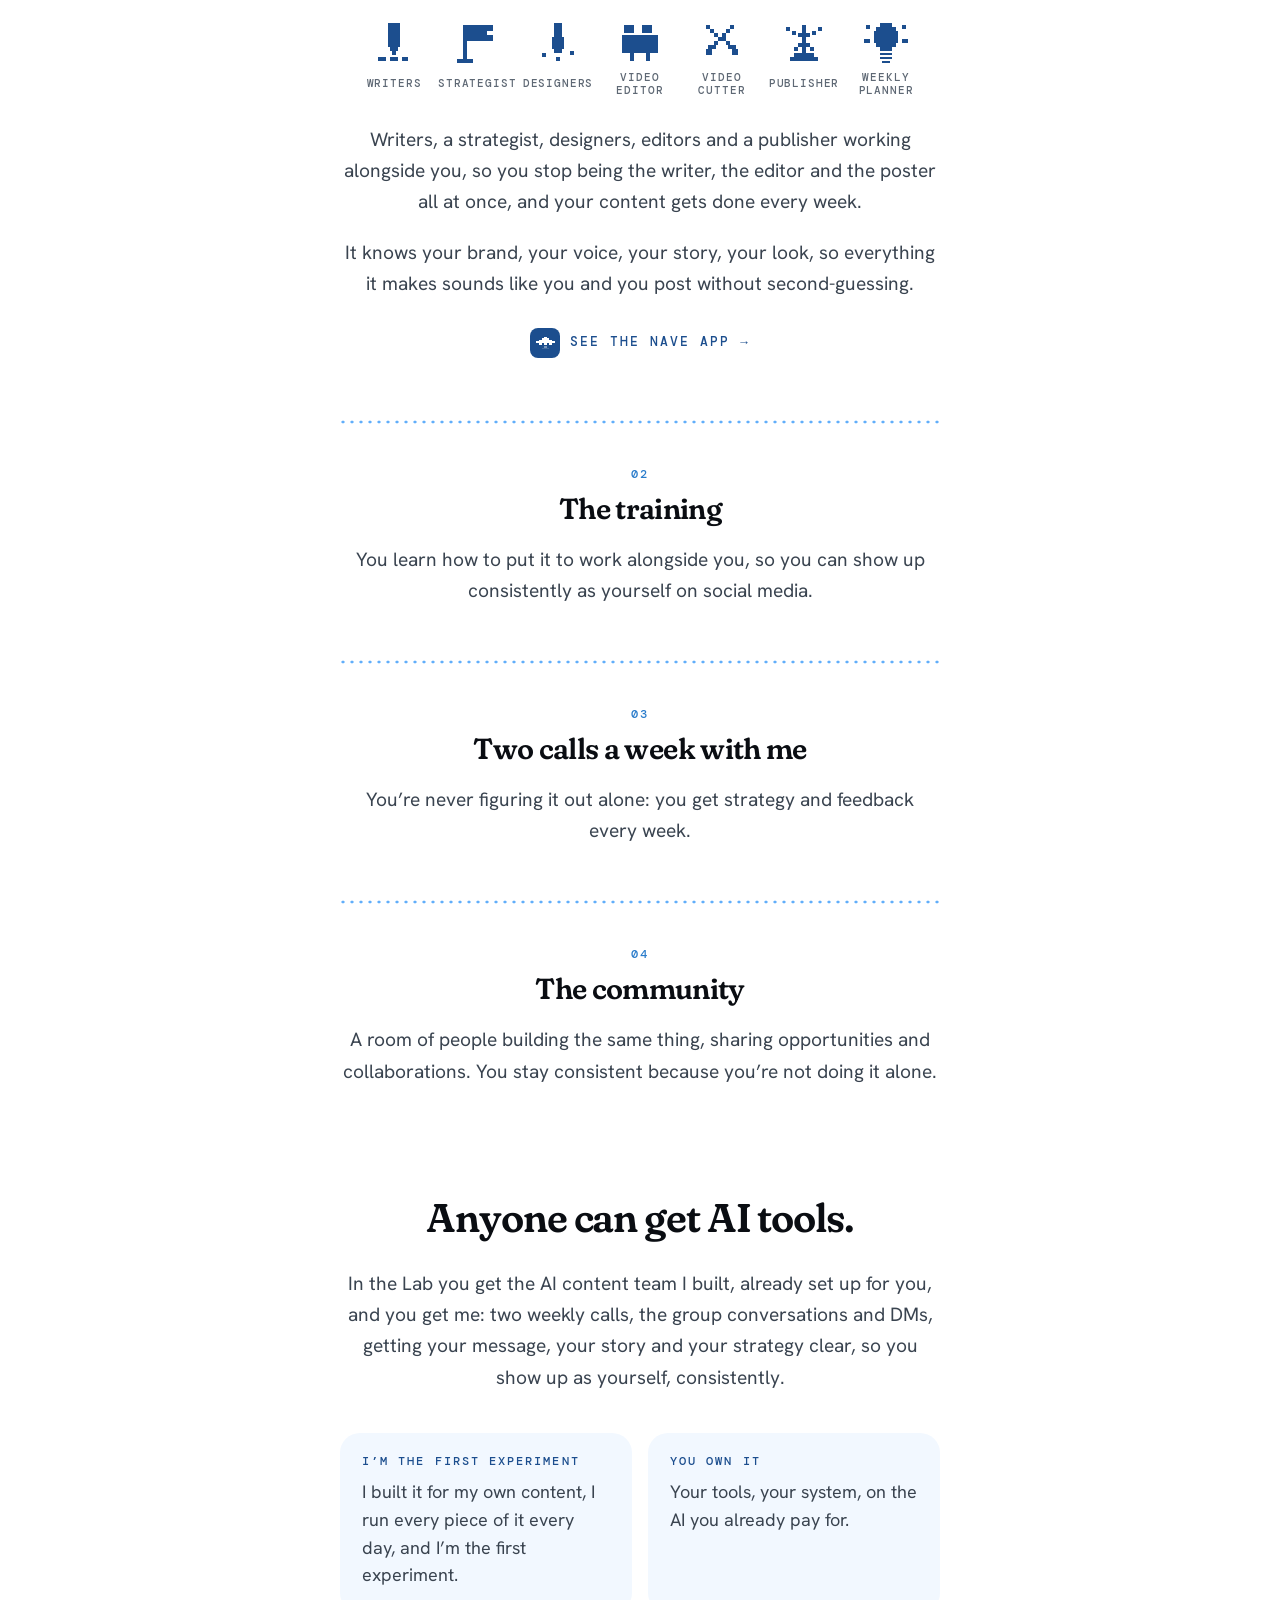
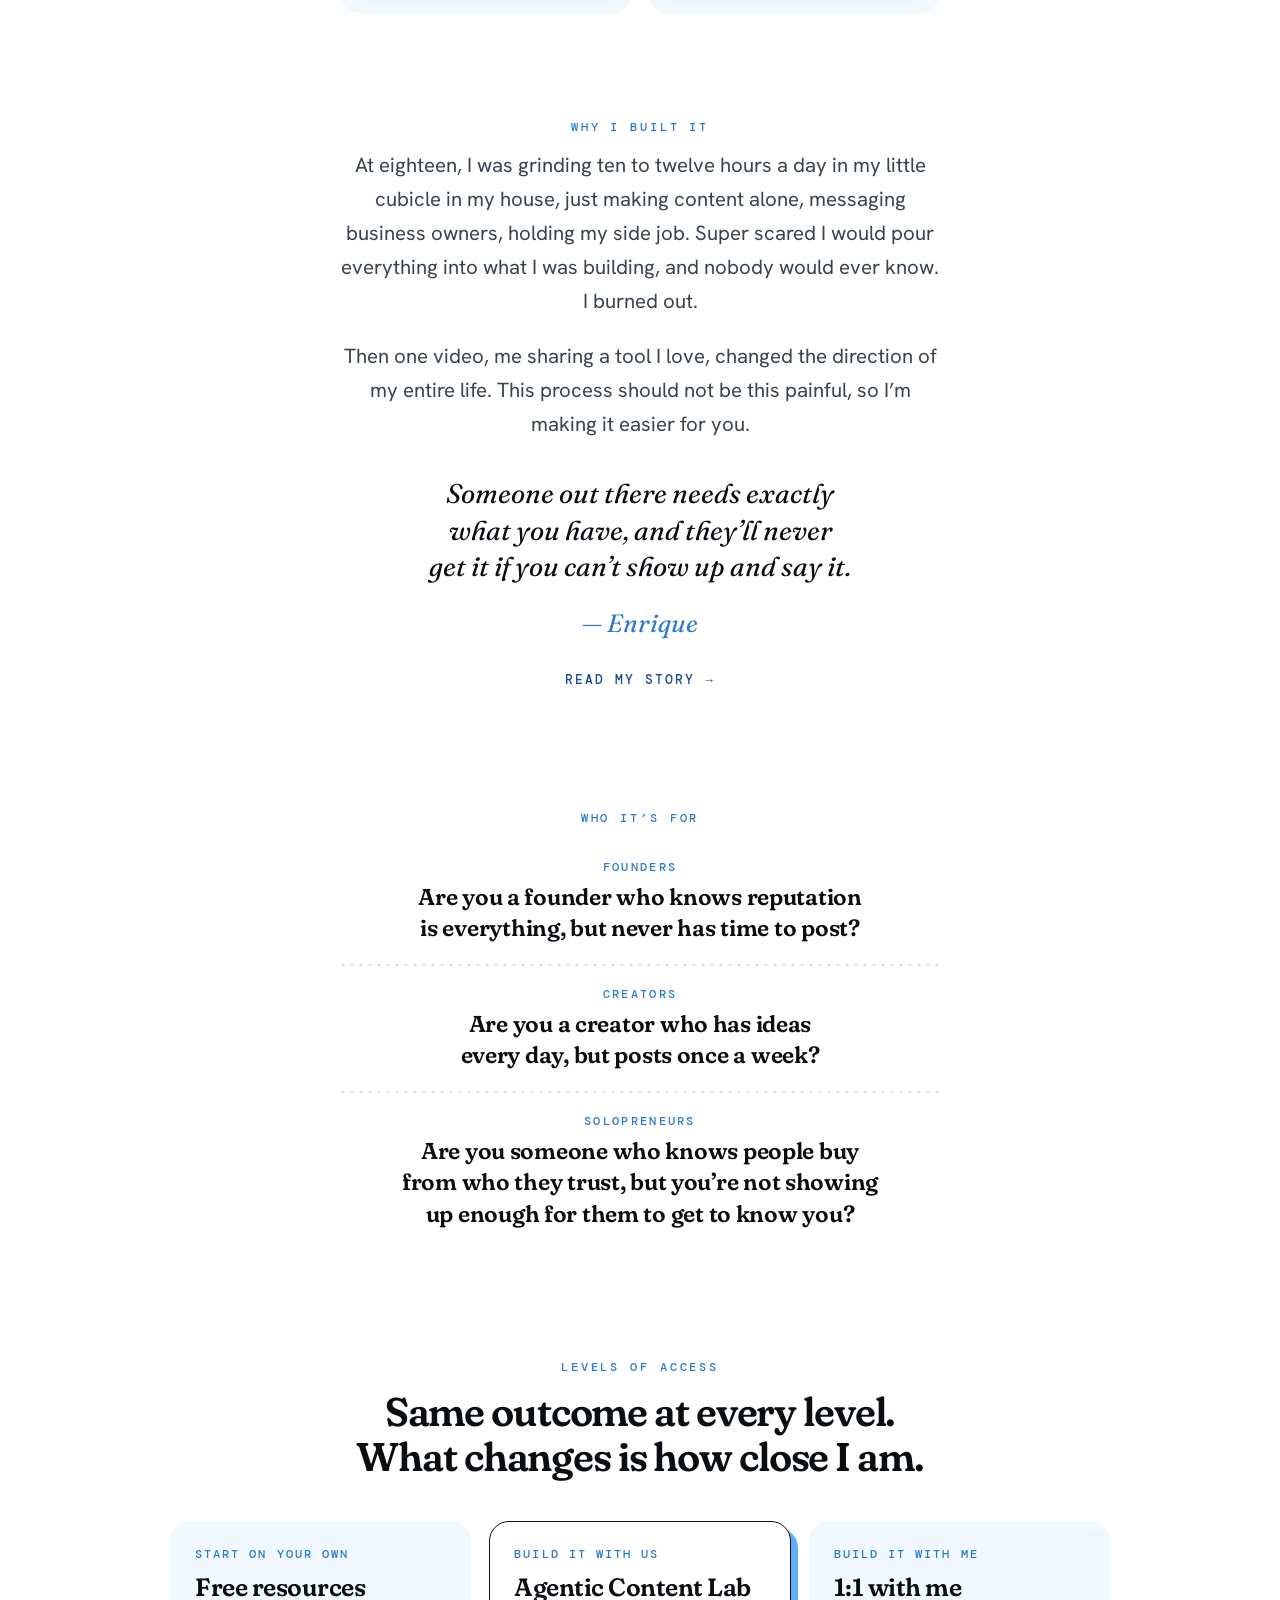
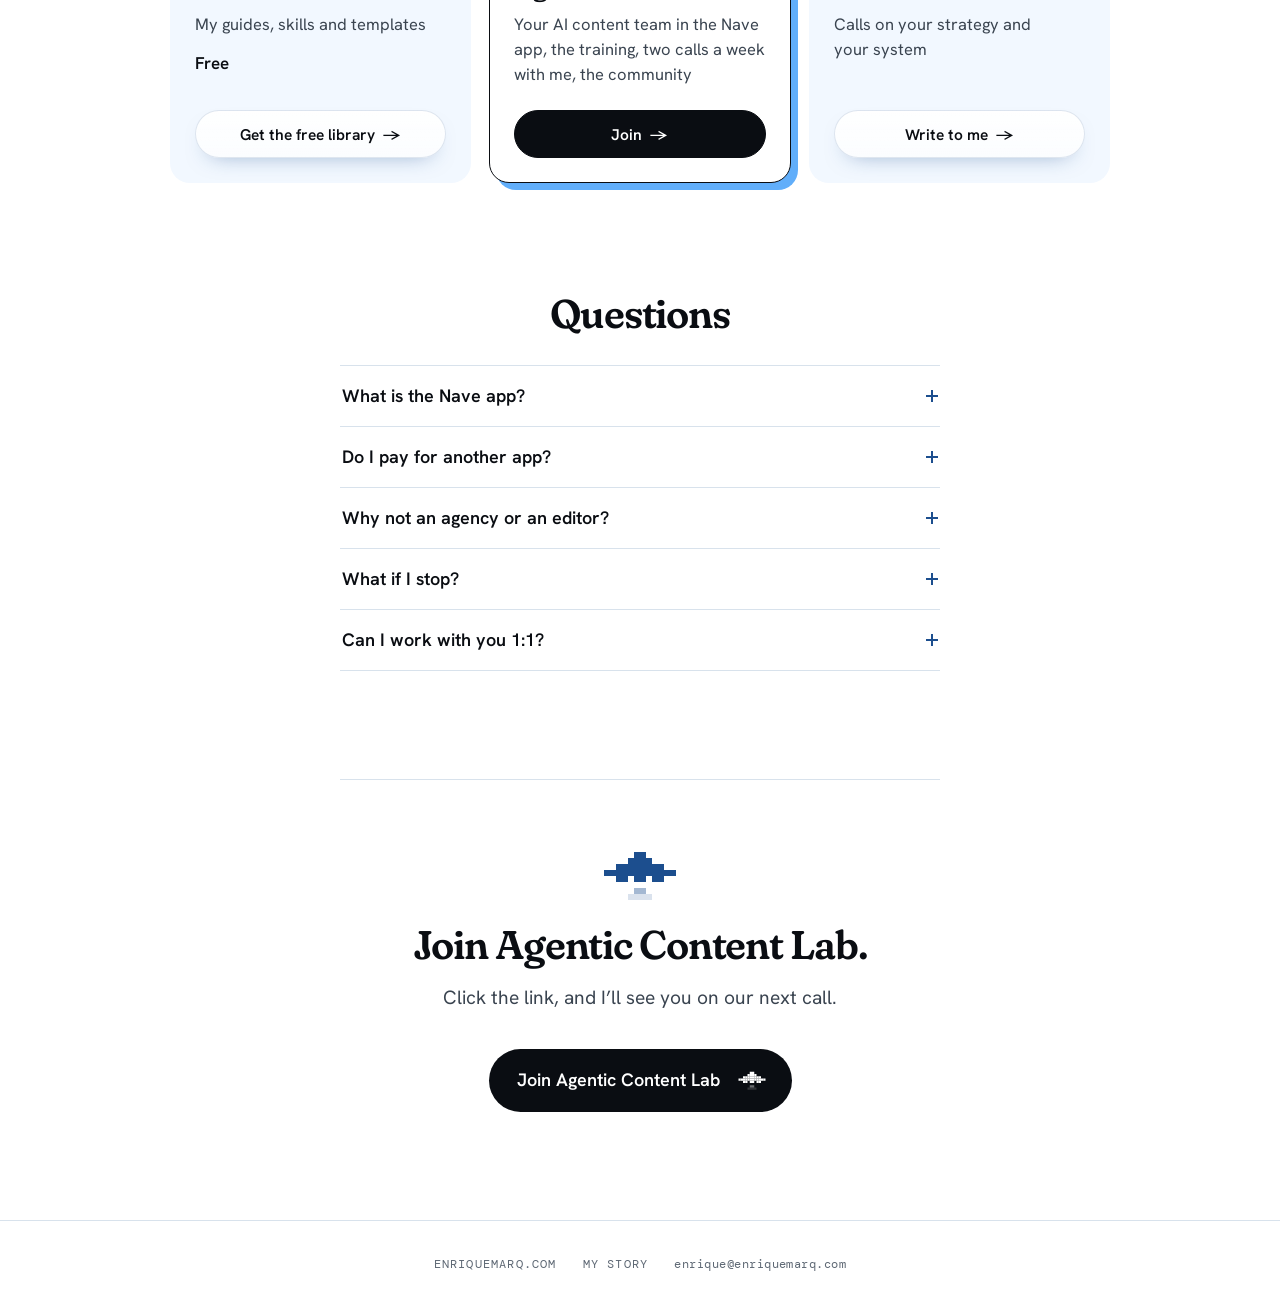
<file: lab/index.html>
<!doctype html>
<html lang="en">
<head>
<meta charset="utf-8">
<meta name="viewport" content="width=device-width,initial-scale=1">
<title>Agentic Content Lab — Grow your influence as fast as your business</title>
<meta name="description" content="Agentic Content Lab: your own AI content team, and the place where you learn to work alongside it.">
<meta name="robots" content="noindex,nofollow">
<meta name="theme-color" content="#ffffff">
<link rel="icon" href="/favicon.ico?v=sig2" sizes="48x48">
<link rel="icon" type="image/svg+xml" href="/assets/favicon.svg?v=sig2">
<link rel="apple-touch-icon" href="/assets/apple-touch-icon.png?v=sig2">
<link rel="preconnect" href="https://fonts.googleapis.com">
<link rel="preconnect" href="https://fonts.gstatic.com" crossorigin>
<link href="https://fonts.googleapis.com/css2?family=Fraunces:ital,opsz,wght,SOFT@0,72,600,100;1,72,600,100;1,144,400,0&family=Hanken+Grotesk:wght@400;500;600&family=DM+Mono:wght@400;500&display=swap" rel="stylesheet">
<link rel="stylesheet" href="lab.css">
</head>
<body>
<a class="skip" href="#main">Skip to content</a>

<!-- The Nave mark, cell for cell from website/nave/assets/nave-mark.svg (38 cells), and the crew from the panel's nave-mark.tsx / the hub -->
<svg width="0" height="0" style="position:absolute" aria-hidden="true"><defs>
<symbol id="px-ship" viewBox="0 0 512 448"><rect x="224" y="96" width="32" height="32"/><rect x="256" y="96" width="32" height="32"/><rect x="192" y="128" width="32" height="32"/><rect x="224" y="128" width="32" height="32"/><rect x="256" y="128" width="32" height="32"/><rect x="288" y="128" width="32" height="32"/><rect x="128" y="160" width="32" height="32"/><rect x="160" y="160" width="32" height="32"/><rect x="192" y="160" width="32" height="32"/><rect x="224" y="160" width="32" height="32"/><rect x="256" y="160" width="32" height="32"/><rect x="288" y="160" width="32" height="32"/><rect x="320" y="160" width="32" height="32"/><rect x="352" y="160" width="32" height="32"/><rect x="64" y="192" width="32" height="32"/><rect x="96" y="192" width="32" height="32"/><rect x="128" y="192" width="32" height="32"/><rect x="160" y="192" width="32" height="32"/><rect x="192" y="192" width="32" height="32"/><rect x="224" y="192" width="32" height="32"/><rect x="256" y="192" width="32" height="32"/><rect x="288" y="192" width="32" height="32"/><rect x="320" y="192" width="32" height="32"/><rect x="352" y="192" width="32" height="32"/><rect x="384" y="192" width="32" height="32"/><rect x="416" y="192" width="32" height="32"/><rect x="128" y="224" width="32" height="32"/><rect x="160" y="224" width="32" height="32"/><rect x="224" y="224" width="32" height="32"/><rect x="256" y="224" width="32" height="32"/><rect x="320" y="224" width="32" height="32"/><rect x="352" y="224" width="32" height="32"/><rect x="224" y="288" width="32" height="32" opacity=".4"/><rect x="256" y="288" width="32" height="32" opacity=".4"/><rect x="192" y="320" width="32" height="32" opacity=".16"/><rect x="224" y="320" width="32" height="32" opacity=".16"/><rect x="256" y="320" width="32" height="32" opacity=".16"/><rect x="288" y="320" width="32" height="32" opacity=".16"/></symbol>
<symbol id="px-writer" viewBox="0 0 24 20"><rect x="9" y="0" width="6" height="12"/><rect x="10" y="12" width="4" height="2"/><rect x="11" y="14" width="2" height="2"/><rect x="4" y="17" width="4" height="2"/><rect x="10" y="17" width="4" height="2"/><rect x="16" y="17" width="3" height="2"/></symbol>
<symbol id="px-flag" viewBox="0 0 24 20"><rect x="5" y="1" width="2" height="17"/><rect x="7" y="1" width="13" height="3"/><rect x="7" y="4" width="10" height="2"/><rect x="7" y="6" width="13" height="3"/><rect x="2" y="18" width="8" height="2"/></symbol>
<symbol id="px-brush" viewBox="0 0 24 20"><rect x="10" y="0" width="4" height="7"/><rect x="9" y="7" width="6" height="2"/><rect x="9" y="9" width="6" height="4"/><rect x="10" y="13" width="4" height="2"/><rect x="11" y="17" width="2" height="2"/><rect x="4" y="15" width="2" height="2"/><rect x="18" y="14" width="2" height="2"/></symbol>
<symbol id="px-cam" viewBox="0 0 24 20"><rect x="4" y="1" width="5" height="4"/><rect x="13" y="1" width="5" height="4"/><rect x="3" y="6" width="18" height="9"/><rect x="8" y="8" width="8" height="6" opacity=".3"/><rect x="10" y="10" width="4" height="2"/><rect x="7" y="15" width="2" height="4"/><rect x="15" y="15" width="2" height="4"/></symbol>
<symbol id="px-cut" viewBox="0 0 24 20"><rect x="4" y="1" width="2" height="2"/><rect x="6" y="3" width="2" height="2"/><rect x="8" y="5" width="2" height="2"/><rect x="16" y="1" width="2" height="2"/><rect x="14" y="3" width="2" height="2"/><rect x="12" y="5" width="2" height="2"/><rect x="10" y="7" width="4" height="2"/><rect x="8" y="9" width="2" height="2"/><rect x="14" y="9" width="2" height="2"/><rect x="5" y="11" width="4" height="2"/><rect x="4" y="13" width="3" height="3"/><rect x="15" y="11" width="4" height="2"/><rect x="17" y="13" width="3" height="3"/></symbol>
<symbol id="px-dish" viewBox="0 0 24 20"><rect x="3" y="2" width="2" height="2"/><rect x="19" y="2" width="2" height="2"/><rect x="6" y="4" width="2" height="2"/><rect x="16" y="4" width="2" height="2"/><rect x="11" y="1" width="2" height="4"/><rect x="9" y="5" width="6" height="2"/><rect x="11" y="7" width="2" height="8"/><rect x="9" y="10" width="2" height="2"/><rect x="13" y="10" width="2" height="2"/><rect x="7" y="12" width="2" height="2"/><rect x="15" y="12" width="2" height="2"/><rect x="7" y="15" width="10" height="2"/><rect x="5" y="17" width="14" height="2"/></symbol>
<symbol id="px-spark" viewBox="0 0 24 20"><rect x="2" y="1" width="2" height="2"/><rect x="20" y="1" width="2" height="2"/><rect x="1" y="8" width="3" height="2"/><rect x="20" y="8" width="3" height="2"/><rect x="9" y="0" width="6" height="2"/><rect x="7" y="2" width="10" height="2"/><rect x="6" y="4" width="12" height="6"/><rect x="7" y="10" width="10" height="2"/><rect x="9" y="12" width="6" height="2"/><rect x="9" y="15" width="6" height="1"/><rect x="9" y="17" width="6" height="1"/><rect x="10" y="19" width="4" height="1"/></symbol>
</defs></svg>

<nav class="bar" aria-label="On this page">
  <a href="/" class="bar-home" aria-label="Enrique Marq, home"><svg viewBox="64 96 384 256" aria-hidden="true"><use href="#px-ship" width="512" height="448"/></svg><span>Enrique</span></a>
  <a href="#inside">What you get</a>
  <a href="#questions">Questions</a>
  <a class="bar-join" href="https://www.skool.com/ai-growth-collective/about">Join</a>
</nav>

<main id="main">

  <!-- 1. The thing: what it is, the outcome, one Join -->
  <header class="hello">
    <svg class="ship" viewBox="64 96 384 256" role="img" aria-label="Nave"><use href="#px-ship" width="512" height="448"/></svg>
    <p class="kicker">Agentic Content Lab</p>
    <h1>Grow your influence as fast as your&nbsp;business.</h1>
    <p class="lede">Your own AI content team, and the place where you learn to work alongside it.</p>
    <a class="btn" href="https://www.skool.com/ai-growth-collective/about"><span>Join Agentic Content Lab</span><svg class="btn-ship" viewBox="0 0 512 448" aria-hidden="true"><use href="#px-ship"/></svg></a>
    <!-- PRICE: shown once the Skool page itself reads $65. Remove `hidden` on the three .price lines. -->
    <p class="price" hidden>$65 to start</p>
  </header>

  <!-- 2. The problem, in his audience's words -->
  <section class="part pain" aria-labelledby="pain-title">
    <h2 id="pain-title">Have you built a business you’re proud of, but your content doesn’t show it?</h2>
    <p>Another week ends, and you’re frustrated: you didn’t post as much as you know you should, because you don’t know what steps to take and it takes real effort.</p>
    <p class="said">“I’ll post tomorrow.”</p>
    <p>If you’re stressed because another week ended without hitting your content goals, and you know more people would love what you have to offer, I have a solution.</p>
  </section>

  <!-- 3. What you get -->
  <section class="part inside" id="inside" aria-labelledby="inside-title">
    <p class="label">What you get</p>
    <h2 id="inside-title">Your content gets done every week, sounding like you, with your own AI content&nbsp;team.</h2>

    <div class="get">
      <h3><span class="n">01</span>Your AI content team, in the Nave app</h3>
      <ul class="crew" aria-label="Your AI content team">
        <li><svg viewBox="0 0 24 20" aria-hidden="true"><use href="#px-writer"/></svg>Writers</li>
        <li><svg viewBox="0 0 24 20" aria-hidden="true"><use href="#px-flag"/></svg>Strategist</li>
        <li><svg viewBox="0 0 24 20" aria-hidden="true"><use href="#px-brush"/></svg>Designers</li>
        <li><svg viewBox="0 0 24 20" aria-hidden="true"><use href="#px-cam"/></svg>Video editor</li>
        <li><svg viewBox="0 0 24 20" aria-hidden="true"><use href="#px-cut"/></svg>Video cutter</li>
        <li><svg viewBox="0 0 24 20" aria-hidden="true"><use href="#px-dish"/></svg>Publisher</li>
        <li><svg viewBox="0 0 24 20" aria-hidden="true"><use href="#px-spark"/></svg>Weekly planner</li>
      </ul>
      <p>Writers, a strategist, designers, editors and a publisher working alongside you, so you stop being the writer, the editor and the poster all at once, and your content gets done every week.</p>
      <p>It knows your brand, your voice, your story, your look, so everything it makes sounds like you and you post without second-guessing.</p>
      <a class="more" href="https://getnave.app"><i class="ic-nave"><svg viewBox="0 0 512 448" aria-hidden="true"><use href="#px-ship"/></svg></i>See the Nave app <span aria-hidden="true">→</span></a>
    </div>

    <div class="get">
      <h3><span class="n">02</span>The training</h3>
      <p>You learn how to put it to work alongside you, so you can show up consistently as yourself on social media.</p>
    </div>

    <div class="get">
      <h3><span class="n">03</span>Two calls a week with me</h3>
      <p>You’re never figuring it out alone: you get strategy and feedback every week.</p>
    </div>

    <div class="get">
      <h3><span class="n">04</span>The community</h3>
      <p>A room of people building the same thing, sharing opportunities and collaborations. You stay consistent because you’re not doing it alone.</p>
    </div>
  </section>

  <!-- 4. How it's different -->
  <section class="part different" aria-labelledby="diff-title">
    <h2 id="diff-title">Anyone can get AI tools.</h2>
    <p>In the Lab you get the AI content team I built, already set up for you, and you get me: two weekly calls, the group conversations and DMs, getting your message, your story and your strategy clear, so you show up as yourself, consistently.</p>
    <dl class="two">
      <div><dt>I’m the first experiment</dt><dd>I built it for my own content, I run every piece of it every day, and I’m the first experiment.</dd></div>
      <div><dt>You own it</dt><dd>Your tools, your system, on the AI you already pay for.</dd></div>
    </dl>
  </section>

  <!-- 5. A short founder note, his words -->
  <section class="part note" aria-labelledby="note-title">
    <p class="label" id="note-title">Why I built it</p>
    <blockquote>
      <p>At eighteen, I was grinding ten to twelve hours a day in my little cubicle in my house, just making content alone, messaging business owners, holding my side job. Super scared I would pour everything into what I was building, and nobody would ever know. I burned out.</p>
      <p>Then one video, me sharing a tool I love, changed the direction of my entire life. This process should not be this painful, so I’m making it easier for you.</p>
      <p class="why">Someone out there needs exactly what you have, and they’ll never get it if you can’t show up and say it.</p>
    </blockquote>
    <p class="sig">Enrique</p>
    <a class="more" href="/#about">Read my story <span aria-hidden="true">→</span></a>
  </section>

  <!-- 6. Who it's for -->
  <section class="part who" aria-labelledby="who-title">
    <p class="label">Who it’s for</p>
    <h2 id="who-title" class="sr">Who it’s for</h2>
    <ul class="asks">
      <li><b>Founders</b>Are you a founder who knows reputation is everything, but never has time to post?</li>
      <li><b>Creators</b>Are you a creator who has ideas every day, but posts once a week?</li>
      <li><b>Solopreneurs</b>Are you someone who knows people buy from who they trust, but you’re not showing up enough for them to get to know you?</li>
    </ul>
  </section>

  <!-- 7. The three levels of access -->
  <section class="part levels" aria-labelledby="levels-title">
    <p class="label">Levels of access</p>
    <h2 id="levels-title">Same outcome at every level. What changes is how close I&nbsp;am.</h2>
    <div class="tiers">
      <article class="tier">
        <p class="tier-say">Start on your own</p>
        <h3>Free resources</h3>
        <p>My guides, skills and templates</p>
        <p class="tier-price">Free</p>
        <a class="tier-go" href="/free">Get the free library <span aria-hidden="true">→</span></a>
      </article>
      <article class="tier main">
        <p class="tier-say">Build it with us</p>
        <h3>Agentic Content Lab</h3>
        <p>Your AI content team in the Nave app, the training, two calls a week with me, the community</p>
        <p class="tier-price price" hidden>$65 to start</p>
        <a class="tier-go solid" href="https://www.skool.com/ai-growth-collective/about">Join <span aria-hidden="true">→</span></a>
      </article>
      <article class="tier">
        <p class="tier-say">Build it with me</p>
        <h3>1:1 with me</h3>
        <p>Calls on your strategy and your system</p>
        <a class="tier-go" href="mailto:enrique@enriquemarq.com">Write to me <span aria-hidden="true">→</span></a>
      </article>
    </div>
  </section>

  <!-- 8. Questions -->
  <section class="part faq" id="questions" aria-labelledby="faq-title">
    <h2 id="faq-title">Questions</h2>
    <details>
      <summary>What is the Nave app?</summary>
      <p>Everything in one app you own: editing, docs, strategy, publishing, running on the AI subscription you already have (Claude Code, Codex). <a href="https://getnave.app">getnave.app</a></p>
    </details>
    <details>
      <summary>Do I pay for another app?</summary>
      <p>No app subscription beyond the community: you bring your own Claude Code or Codex subscription and plug in the tools you already use.</p>
    </details>
    <details>
      <summary>Why not an agency or an editor?</summary>
      <p>Agencies and editors do the work, but they don’t know you: your voice, your personality, your story. Courses and AI tools leave you doing it alone. In the Lab you get the AI content team I run my own content on, working with you, and me, helping you show up as yourself with the right strategy.</p>
    </details>
    <details>
      <summary>What if I stop?</summary>
      <p>Your AI content team in the Nave app and the updates pause. Everything you made stays yours: your brand, your strategy, your pieces and your files. Come back any time to pick up where you left off.</p>
    </details>
    <details>
      <summary>Can I work with you 1:1?</summary>
      <p>Yes: calls on your strategy and your system. Write to me at <a href="mailto:enrique@enriquemarq.com">enrique@enriquemarq.com</a>.</p>
    </details>
  </section>

  <!-- 9. The last call -->
  <section class="part last" aria-labelledby="last-title">
    <svg class="ship small" viewBox="64 96 384 256" aria-hidden="true"><use href="#px-ship" width="512" height="448"/></svg>
    <h2 id="last-title">Join Agentic Content Lab.</h2>
    <p>Click the link, and I’ll see you on our next call.</p>
    <a class="btn" href="https://www.skool.com/ai-growth-collective/about"><span>Join Agentic Content Lab</span><svg class="btn-ship" viewBox="0 0 512 448" aria-hidden="true"><use href="#px-ship"/></svg></a>
    <p class="price" hidden>$65 to start</p>
  </section>
</main>

<footer class="foot">
  <a href="/">enriquemarq.com</a>
  <a href="/#about">My story</a>
  <a href="mailto:enrique@enriquemarq.com">enrique@enriquemarq.com</a>
</footer>
</body>
</html>
</file>
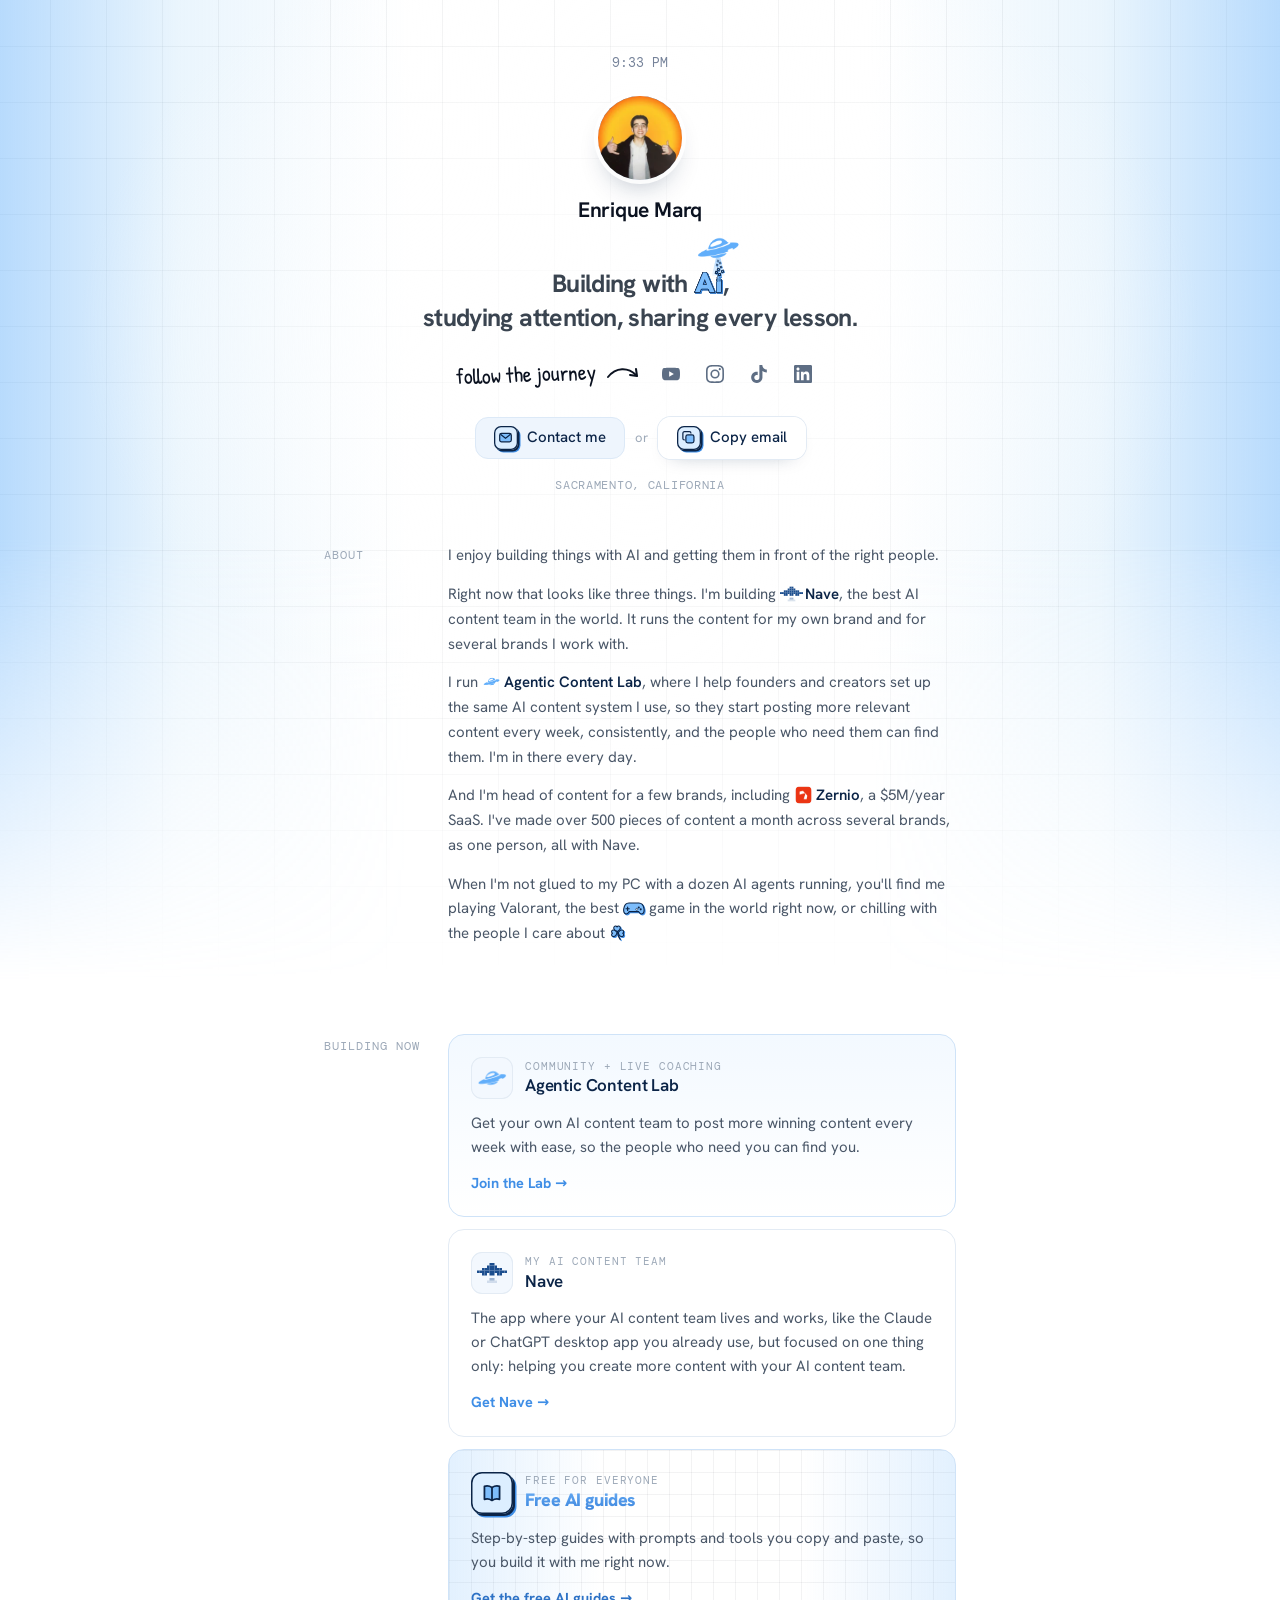
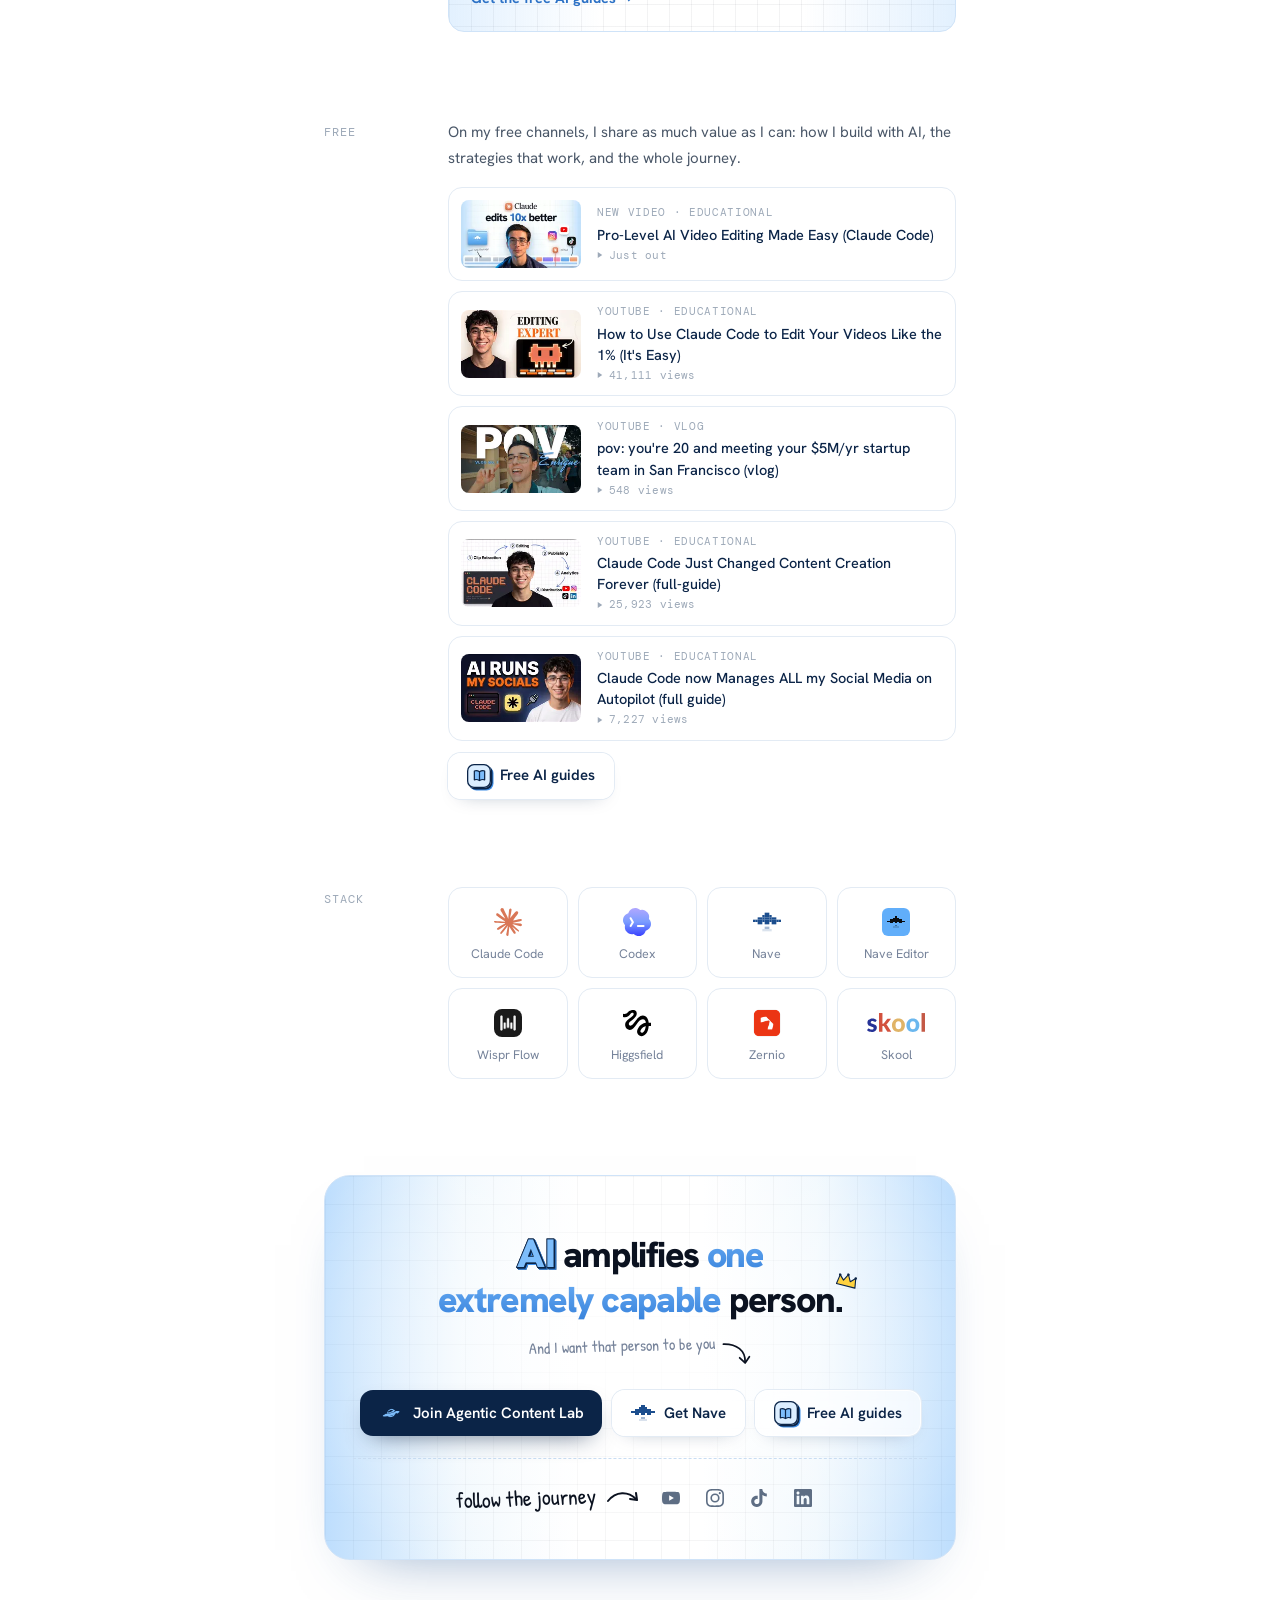
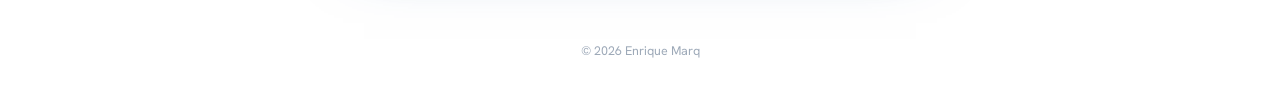
<file: me/index.html>
<!doctype html>
<html lang="en">
<head>
<meta charset="utf-8">
<meta name="viewport" content="width=device-width,initial-scale=1">
<title>Taking you to Enrique Marq — Enrique Marq</title>
<meta name="robots" content="noindex">
<link rel="canonical" href="https://enriquemarq.com/">
<meta http-equiv="refresh" content="0; url=/">
<script>location.replace("/"+location.search+location.hash)</script>
<style>body{font:16px/1.5 system-ui,sans-serif;color:#1C4E8E;background:#fff;display:grid;place-items:center;min-height:100vh;margin:0}a{color:#1C4E8E}</style>
</head>
<body>
<p>Taking you to <a href="/">Enrique Marq</a>…</p>
</body>
</html>
</file>
<file: lab/lab.css>
/* Agentic Content Lab: the same person as his story page (enrique-hub/public/site.css).
   White paper, his blue (#61AEFA, #1C4E8E as the second ink), Fraunces for what he says,
   Hanken Grotesk for the body, DM Mono for small labels, glass for the bar, his pixel marks.
   Calm and still: nothing arrives one by one; the only movement is the ship on the Join button when you point at it. */
:root{
  --paper:#fff;--ink:#0A0D12;--ink-2:#3A4450;--ink-3:#5E6874;--wash:#F2F8FF;--wash-2:#D9EAFC;--line:#D8E2EC;
  --blue:#61AEFA;--mid:#2A7CCB;--deep:#1C4E8E;
  --serif:'Fraunces',Georgia,'Times New Roman',serif;--sans:'Hanken Grotesk',Arial,Helvetica,sans-serif;--mono:'DM Mono',ui-monospace,Consolas,monospace;
  --col:600px;--wide:940px;--pad:clamp(22px,5vw,40px);--gap:clamp(76px,12vh,124px);
}
*{box-sizing:border-box}
html{-webkit-text-size-adjust:100%;scroll-behavior:smooth;overflow-x:hidden;overflow-x:clip}
body{margin:0;background:var(--paper);color:var(--ink-2);font:400 clamp(18px,1.5vw,20px)/1.62 var(--sans);text-align:center;overflow-x:hidden;-webkit-font-smoothing:antialiased}
img,svg{display:block}
a{color:inherit}
p,h1,h2,h3,ul,dl,dd,blockquote{margin:0}
.skip{position:absolute;left:-9999px}.skip:focus{left:16px;top:16px;z-index:30;background:#fff;color:#0A0D12;padding:10px 14px;border:1.5px solid #0A0D12}
.sr{position:absolute;width:1px;height:1px;overflow:hidden;clip:rect(0 0 0 0);white-space:nowrap}
:focus-visible{outline:2.5px solid var(--deep);outline-offset:3px;border-radius:6px}
[hidden]{display:none!important}
main{padding:0 var(--pad);overflow-x:hidden;overflow-x:clip}

/* the glass bar at the top */
.bar{position:fixed;top:12px;left:50%;transform:translateX(-50%);z-index:20;display:flex;align-items:center;gap:2px;padding:5px;border-radius:999px;white-space:nowrap;
  background:linear-gradient(180deg,rgba(255,255,255,.76),rgba(255,255,255,.52));-webkit-backdrop-filter:blur(18px) saturate(1.7);backdrop-filter:blur(18px) saturate(1.7);border:1px solid rgba(255,255,255,.9);box-shadow:inset 0 1px 0 rgba(255,255,255,.9),0 0 0 1px rgba(28,78,142,.08),0 14px 34px -16px rgba(28,78,142,.45)}
.bar a{display:inline-flex;align-items:center;gap:7px;min-height:46px;min-width:46px;justify-content:center;padding:9px 14px;border-radius:999px;font:500 14.5px/1 var(--sans);color:var(--ink);text-decoration:none;transition:background .2s}
.bar a:hover{background:rgba(28,78,142,.09)}
.bar-home svg{width:24px;fill:var(--deep);shape-rendering:crispEdges}
.bar .bar-join{background:linear-gradient(180deg,#7CBBFB,#4C9DF0);color:#fff;box-shadow:inset 0 1px 0 rgba(255,255,255,.55)}
.bar .bar-join:hover{background:linear-gradient(180deg,#6EB2F8,#3F92E8)}

/* the top */
.hello{position:relative;z-index:0;max-width:760px;margin:0 auto;padding-top:clamp(108px,15vh,148px)}
.hello::before{content:"";position:absolute;z-index:-1;left:50%;top:-20px;width:min(1120px,170vw);height:700px;transform:translateX(-50%);pointer-events:none;
  background:radial-gradient(closest-side,rgba(97,174,250,.19) 0%,rgba(97,174,250,.148) 20%,rgba(97,174,250,.103) 38%,rgba(97,174,250,.063) 55%,rgba(97,174,250,.031) 71%,rgba(97,174,250,.011) 86%,rgba(97,174,250,0) 100%)}
.ship{width:96px;height:auto;margin:0 auto clamp(20px,3.2vh,30px);fill:var(--deep);shape-rendering:crispEdges}
.ship.small{width:72px;margin-bottom:22px}
.kicker,.label{font:500 12px/1 var(--mono);letter-spacing:.24em;text-transform:uppercase;color:var(--mid)}
.kicker{margin-bottom:18px}
h1{font:600 clamp(36px,5.6vw,64px)/1.08 var(--serif);font-variation-settings:"SOFT" 100;letter-spacing:-.032em;color:var(--ink);text-wrap:balance}
.lede{max-width:540px;margin:clamp(18px,2.8vh,26px) auto 0;font:italic 400 clamp(21px,2.1vw,25px)/1.4 var(--serif);font-variation-settings:"SOFT" 0;letter-spacing:-.012em;color:var(--ink-2);text-wrap:balance}

/* the Join button: ink, glass-free, his hard blue shadow on hover, the ship lifts off */
.btn{position:relative;display:inline-flex;align-items:center;gap:14px;min-height:56px;margin-top:clamp(26px,4vh,36px);padding:16px 22px 16px 28px;background:var(--ink);color:#fff;font:600 18px/1 var(--sans);text-decoration:none;border-radius:999px;box-shadow:0 0 0 var(--blue);transition:transform .2s cubic-bezier(.2,.8,.2,1.4),box-shadow .2s}
.btn-ship{width:36px;fill:#fff;flex:none;transition:transform .55s cubic-bezier(.3,1.7,.4,1)}
.btn:hover{transform:translate(-3px,-3px);box-shadow:6px 6px 0 var(--blue)}
.btn:hover .btn-ship{transform:translate(4px,-13px) rotate(-8deg) scale(1.1)}
.btn:active{transform:translate(2px,2px);box-shadow:1px 1px 0 var(--blue)}
.price{margin-top:12px;font:500 12.5px/1 var(--mono);letter-spacing:.16em;text-transform:uppercase;color:var(--ink-3)}

/* the parts */
.part{max-width:var(--col);margin:var(--gap) auto 0;scroll-margin-top:84px}
.part p{text-wrap:pretty}
.part p+p{margin-top:1.05em}
.part h2{margin:0 0 .7em;font:600 clamp(28px,3.7vw,40px)/1.14 var(--serif);font-variation-settings:"SOFT" 100;letter-spacing:-.028em;color:var(--ink);text-wrap:balance}
.label{margin-bottom:16px}

/* the problem */
.said{margin:1.1em 0!important;font:italic 400 clamp(34px,4.6vw,50px)/1.1 var(--serif);font-variation-settings:"SOFT" 0;letter-spacing:-.02em;color:var(--deep)}
.said+p{margin-top:0!important}

/* what you get */
.inside{max-width:var(--wide)}
.inside>h2{max-width:var(--col);margin-left:auto;margin-right:auto}
.get{max-width:var(--col);margin:clamp(40px,6vh,56px) auto 0;padding-top:clamp(36px,5.4vh,48px);background:radial-gradient(circle,var(--blue) 1.3px,transparent 1.7px) 50% 0/9px 4px repeat-x}
.inside>h2+.get{background:none;padding-top:0}
.get h3{display:flex;flex-direction:column;align-items:center;gap:12px;margin-bottom:.6em;font:600 clamp(23px,2.7vw,29px)/1.2 var(--serif);font-variation-settings:"SOFT" 100;letter-spacing:-.022em;color:var(--ink);text-wrap:balance}
.n{font:500 12px/1 var(--mono);letter-spacing:.2em;color:var(--mid)}
.crew{list-style:none;display:flex;flex-wrap:wrap;justify-content:center;gap:16px 6px;margin:22px auto 26px;padding:0;max-width:700px}
.crew li{display:grid;justify-items:center;gap:8px;width:76px;font:500 10.5px/1.3 var(--mono);letter-spacing:.08em;text-transform:uppercase;color:var(--ink-3)}
.crew svg{width:48px;height:40px;padding:0;fill:var(--deep);shape-rendering:crispEdges}
.more{display:inline-flex;align-items:center;gap:10px;min-height:46px;margin-top:20px;padding:4px 2px;font:500 12.5px/1.4 var(--mono);letter-spacing:.16em;text-transform:uppercase;color:var(--deep);text-decoration:none}
.more:hover{text-decoration:underline;text-decoration-color:var(--blue);text-decoration-thickness:2px;text-underline-offset:5px}
.ic-nave{display:inline-grid;place-items:center;width:30px;height:30px;border-radius:8px;background:var(--deep);flex:none}
.ic-nave svg{width:84%;height:auto;fill:#fff;shape-rendering:crispEdges}

/* how it's different */
.two{display:grid;grid-template-columns:1fr 1fr;gap:16px;margin-top:clamp(30px,4.6vh,40px);text-align:left}
.two div{padding:22px 22px 24px;border-radius:20px;background:var(--wash)}
.two dt{margin-bottom:8px;font:500 11.5px/1.3 var(--mono);letter-spacing:.18em;text-transform:uppercase;color:var(--deep)}
.two dd{font-size:.94em;line-height:1.55;color:var(--ink-2)}

/* the note */
.note blockquote{font:400 clamp(18px,1.6vw,20.5px)/1.65 var(--sans);color:var(--ink-2)}
.note .why{margin-top:1.3em!important;font:italic 400 clamp(22px,2.3vw,27px)/1.35 var(--serif);color:var(--ink);text-wrap:balance}
.sig{margin-top:.9em;font:italic 400 clamp(21px,2.2vw,25px)/1.2 var(--serif);font-variation-settings:"SOFT" 0;color:var(--mid)}
.sig::before{content:"— "}

/* who it's for */
.asks{list-style:none;padding:0}
.asks li{padding:22px 0;font:600 clamp(20px,2vw,23px)/1.38 var(--serif);font-variation-settings:"SOFT" 100;letter-spacing:-.012em;color:var(--ink);text-wrap:balance;background:radial-gradient(circle,var(--line) 1.2px,transparent 1.6px) 50% 100%/9px 4px repeat-x}
.asks li:last-child{background:none}
.asks b{display:block;margin-bottom:8px;font:500 11.5px/1 var(--mono);letter-spacing:.2em;text-transform:uppercase;color:var(--mid)}

/* levels of access */
.levels{max-width:var(--wide)}
.levels>h2{max-width:var(--col);margin-left:auto;margin-right:auto}
.tiers{display:grid;grid-template-columns:repeat(3,minmax(0,1fr));gap:18px;align-items:stretch;margin-top:clamp(30px,4.6vh,42px);text-align:left}
.tier{display:flex;flex-direction:column;padding:26px 24px 24px;border-radius:20px;background:var(--wash);border:1.5px solid transparent}
.tier.main{background:#fff;border-color:var(--ink);box-shadow:7px 7px 0 var(--blue)}
.tier-say{font:500 11.5px/1.3 var(--mono);letter-spacing:.18em;text-transform:uppercase;color:var(--mid)}
.tier h3{margin:10px 0 10px;font:600 25px/1.15 var(--serif);font-variation-settings:"SOFT" 100;letter-spacing:-.02em;color:var(--ink)}
.tier p:not([class]){font-size:16.5px;line-height:1.5;color:var(--ink-2)}
.tier .tier-price{margin-top:16px;font:600 17px/1.2 var(--sans);letter-spacing:0;text-transform:none;color:var(--ink)}
.tier-go{display:inline-flex;align-items:center;justify-content:center;gap:8px;min-height:48px;margin-top:auto;padding:12px 18px;border-radius:999px;font:600 15.5px/1 var(--sans);color:var(--ink);text-decoration:none;background:linear-gradient(180deg,rgba(255,255,255,.95),rgba(255,255,255,.7));border:1px solid rgba(28,78,142,.14);box-shadow:inset 0 1px 0 #fff,0 10px 22px -14px rgba(28,78,142,.5);transition:transform .2s}
.tier-go:hover{transform:translateY(-2px)}
.tier-go.solid{background:var(--ink);color:#fff;border-color:var(--ink);box-shadow:none}
.tier>p:not([class]){margin-bottom:24px}
.tier .tier-price{margin:-8px 0 24px}

/* questions */
.faq{text-align:left}
.faq h2{text-align:center}
.faq details{border-top:1px solid var(--line)}
.faq details:last-of-type{border-bottom:1px solid var(--line)}
.faq summary{display:flex;align-items:center;justify-content:space-between;gap:16px;min-height:60px;padding:16px 2px;cursor:pointer;list-style:none;font:600 18px/1.35 var(--sans);color:var(--ink)}
.faq summary::-webkit-details-marker{display:none}
.faq summary::after{content:"";flex:none;width:12px;height:12px;background:linear-gradient(var(--deep),var(--deep)) 50%/12px 2px no-repeat,linear-gradient(var(--deep),var(--deep)) 50%/2px 12px no-repeat;transition:transform .2s}
.faq details[open] summary::after{transform:rotate(45deg)}
.faq details p{padding:0 2px 20px;font-size:17px;line-height:1.6;color:var(--ink-2)}
.faq details a{display:inline-block;padding:11px 0;margin:-11px 0;color:var(--deep);font-weight:600;text-decoration-thickness:1.5px;text-underline-offset:3px}

/* the last call */
.last{padding-top:clamp(56px,8vh,80px);border-top:1px solid var(--line)}
.last h2{margin-bottom:.35em}

.foot{display:flex;flex-wrap:wrap;justify-content:center;gap:6px 26px;margin-top:var(--gap);padding:20px var(--pad) 28px;border-top:1px solid var(--line);font:400 12px var(--mono);letter-spacing:.1em;text-transform:uppercase;color:var(--ink-3)}
.foot a{display:inline-flex;min-width:46px;justify-content:center;align-items:center;min-height:46px;text-decoration:none}
.foot a[href^="mailto"]{text-transform:none;letter-spacing:.04em}
.foot a:hover{color:var(--ink)}

/* tablets and phones */
@media (max-width:860px){
  .tiers{grid-template-columns:1fr;max-width:var(--col);margin-left:auto;margin-right:auto}
  .tier.main{order:-1}
}
@media (max-width:640px){
  .hello{padding-top:100px}
  .hello::before{height:560px}
  .bar{top:10px}
  .bar a{font-size:13.5px;padding-left:11px;padding-right:11px;min-height:44px}
  .bar-home span{display:none}
  .ship{width:72px}
  h1{font-size:clamp(34px,9.4vw,44px)}
  .two{grid-template-columns:1fr}
  .crew{gap:14px 4px}
  .crew li{width:74px}
  .btn{font-size:17px;padding-left:24px}
}
@media (max-width:380px){
  .bar a{font-size:13px;padding-left:9px;padding-right:9px}
  .crew li{width:68px;font-size:9.5px}
}
@media (pointer:coarse){.bar a{min-height:46px}}
@media (prefers-reduced-motion:reduce){html{scroll-behavior:auto}*,*::before,*::after{transition:none!important;animation:none!important}}
</file>
